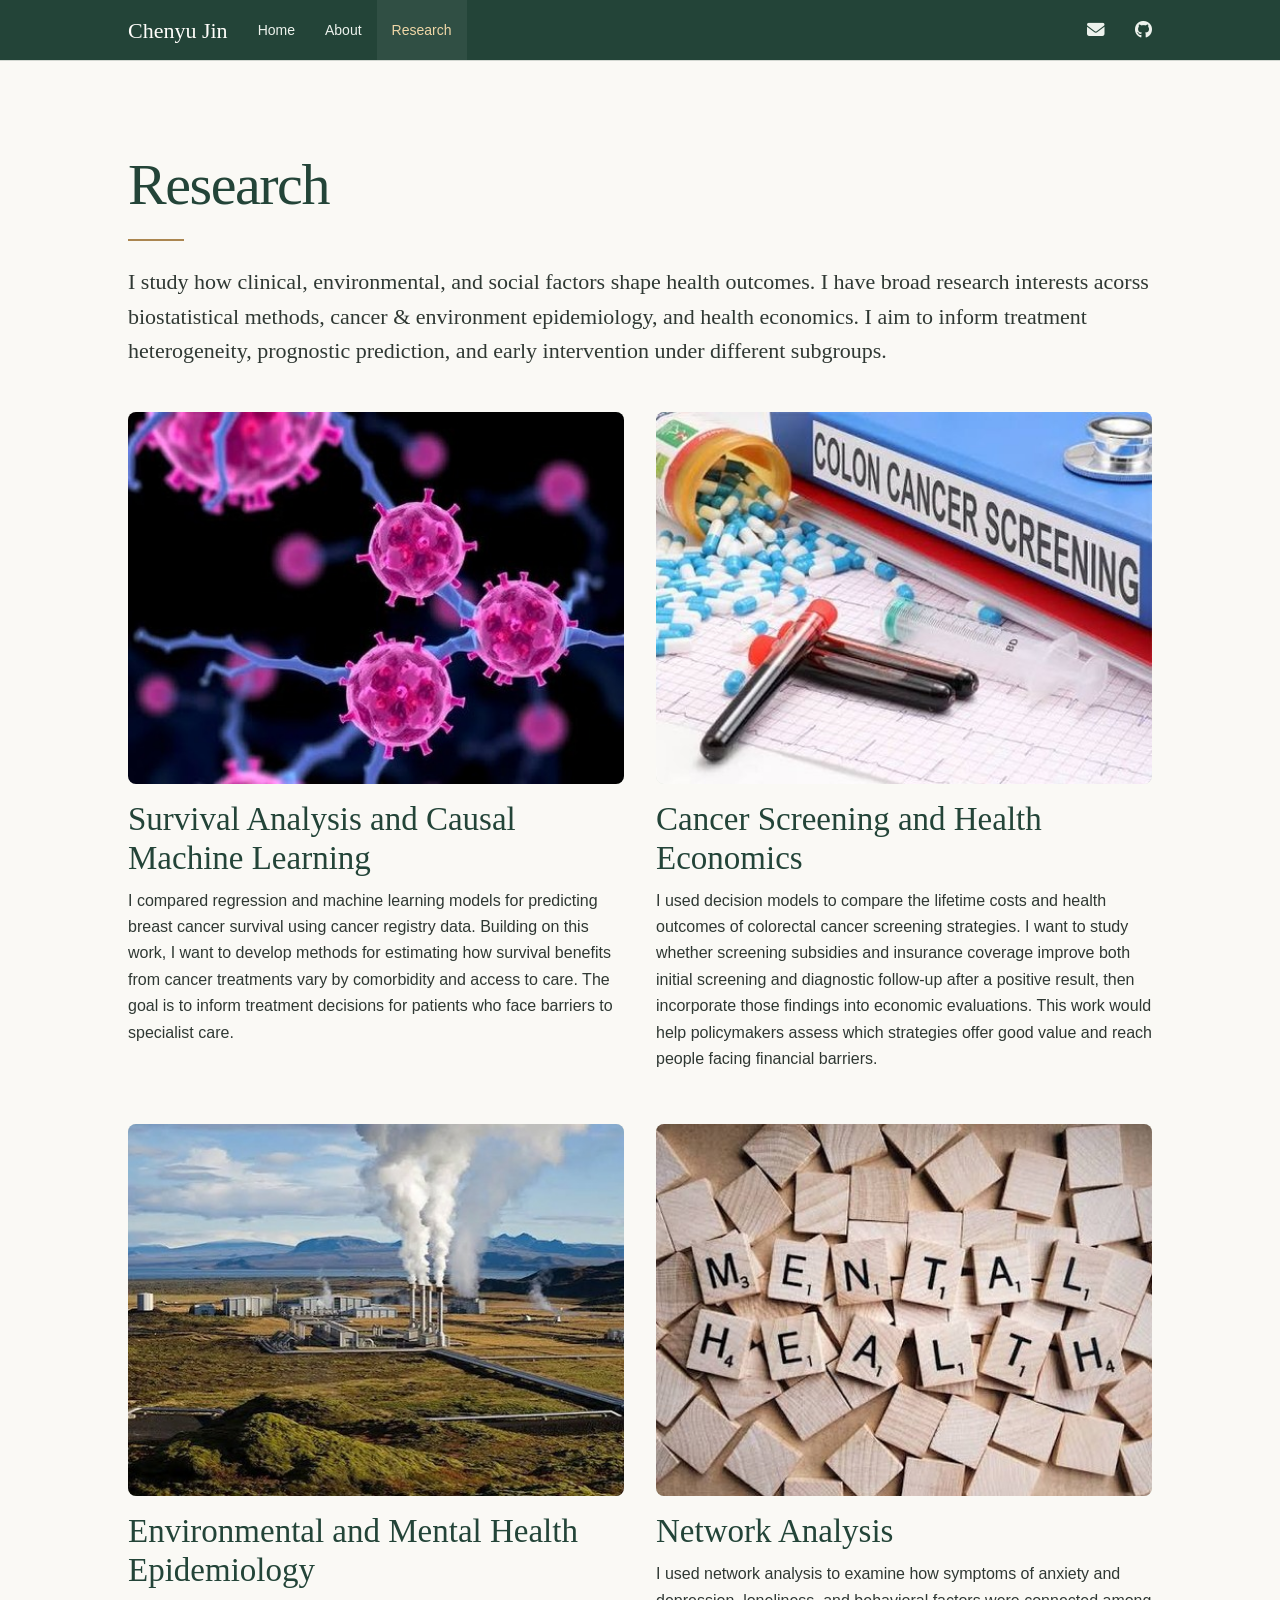
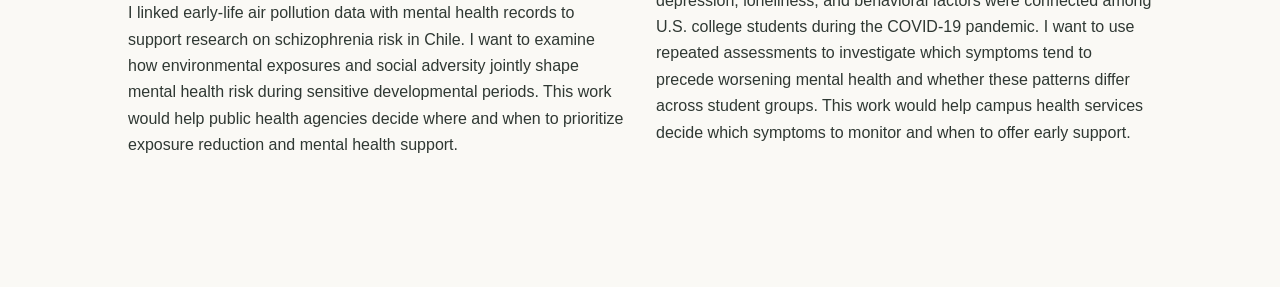
<file: research.html>
<!DOCTYPE html>

<html>

<head>

<meta charset="utf-8" />
<meta name="generator" content="pandoc" />
<meta http-equiv="X-UA-Compatible" content="IE=EDGE" />




<title>Research</title>

<script src="site_libs/header-attrs-2.29/header-attrs.js"></script>
<script src="site_libs/jquery-3.6.0/jquery-3.6.0.min.js"></script>
<meta name="viewport" content="width=device-width, initial-scale=1" />
<link href="site_libs/bootstrap-3.3.5/css/flatly.min.css" rel="stylesheet" />
<script src="site_libs/bootstrap-3.3.5/js/bootstrap.min.js"></script>
<script src="site_libs/bootstrap-3.3.5/shim/html5shiv.min.js"></script>
<script src="site_libs/bootstrap-3.3.5/shim/respond.min.js"></script>
<style>h1 {font-size: 34px;}
       h1.title {font-size: 38px;}
       h2 {font-size: 30px;}
       h3 {font-size: 24px;}
       h4 {font-size: 18px;}
       h5 {font-size: 16px;}
       h6 {font-size: 12px;}
       code {color: inherit; background-color: rgba(0, 0, 0, 0.04);}
       pre:not([class]) { background-color: white }</style>
<script src="site_libs/navigation-1.1/tabsets.js"></script>
<link href="site_libs/font-awesome-6.5.2/css/all.min.css" rel="stylesheet" />
<link href="site_libs/font-awesome-6.5.2/css/v4-shims.min.css" rel="stylesheet" />

<style type="text/css">
  code{white-space: pre-wrap;}
  span.smallcaps{font-variant: small-caps;}
  span.underline{text-decoration: underline;}
  div.column{display: inline-block; vertical-align: top; width: 50%;}
  div.hanging-indent{margin-left: 1.5em; text-indent: -1.5em;}
  ul.task-list{list-style: none;}
      .display.math{display: block; text-align: center; margin: 0.5rem auto;}
  </style>







<link rel="stylesheet" href="styles.css" type="text/css" />



<style type = "text/css">
.main-container {
  max-width: 940px;
  margin-left: auto;
  margin-right: auto;
}
img {
  max-width:100%;
}
.tabbed-pane {
  padding-top: 12px;
}
.html-widget {
  margin-bottom: 20px;
}
button.code-folding-btn:focus {
  outline: none;
}
summary {
  display: list-item;
}
details > summary > p:only-child {
  display: inline;
}
pre code {
  padding: 0;
}
</style>


<style type="text/css">
.dropdown-submenu {
  position: relative;
}
.dropdown-submenu>.dropdown-menu {
  top: 0;
  left: 100%;
  margin-top: -6px;
  margin-left: -1px;
  border-radius: 0 6px 6px 6px;
}
.dropdown-submenu:hover>.dropdown-menu {
  display: block;
}
.dropdown-submenu>a:after {
  display: block;
  content: " ";
  float: right;
  width: 0;
  height: 0;
  border-color: transparent;
  border-style: solid;
  border-width: 5px 0 5px 5px;
  border-left-color: #cccccc;
  margin-top: 5px;
  margin-right: -10px;
}
.dropdown-submenu:hover>a:after {
  border-left-color: #adb5bd;
}
.dropdown-submenu.pull-left {
  float: none;
}
.dropdown-submenu.pull-left>.dropdown-menu {
  left: -100%;
  margin-left: 10px;
  border-radius: 6px 0 6px 6px;
}
</style>

<script type="text/javascript">
// manage active state of menu based on current page
$(document).ready(function () {
  // active menu anchor
  href = window.location.pathname
  href = href.substr(href.lastIndexOf('/') + 1)
  if (href === "")
    href = "index.html";
  var menuAnchor = $('a[href="' + href + '"]');

  // mark the anchor link active (and if it's in a dropdown, also mark that active)
  var dropdown = menuAnchor.closest('li.dropdown');
  if (window.bootstrap) { // Bootstrap 4+
    menuAnchor.addClass('active');
    dropdown.find('> .dropdown-toggle').addClass('active');
  } else { // Bootstrap 3
    menuAnchor.parent().addClass('active');
    dropdown.addClass('active');
  }

  // Navbar adjustments
  var navHeight = $(".navbar").first().height() + 15;
  var style = document.createElement('style');
  var pt = "padding-top: " + navHeight + "px; ";
  var mt = "margin-top: -" + navHeight + "px; ";
  var css = "";
  // offset scroll position for anchor links (for fixed navbar)
  for (var i = 1; i <= 6; i++) {
    css += ".section h" + i + "{ " + pt + mt + "}\n";
  }
  style.innerHTML = "body {" + pt + "padding-bottom: 40px; }\n" + css;
  document.head.appendChild(style);
});
</script>

<!-- tabsets -->

<style type="text/css">
.tabset-dropdown > .nav-tabs {
  display: inline-table;
  max-height: 500px;
  min-height: 44px;
  overflow-y: auto;
  border: 1px solid #ddd;
  border-radius: 4px;
}

.tabset-dropdown > .nav-tabs > li.active:before, .tabset-dropdown > .nav-tabs.nav-tabs-open:before {
  content: "\e259";
  font-family: 'Glyphicons Halflings';
  display: inline-block;
  padding: 10px;
  border-right: 1px solid #ddd;
}

.tabset-dropdown > .nav-tabs.nav-tabs-open > li.active:before {
  content: "\e258";
  font-family: 'Glyphicons Halflings';
  border: none;
}

.tabset-dropdown > .nav-tabs > li.active {
  display: block;
}

.tabset-dropdown > .nav-tabs > li > a,
.tabset-dropdown > .nav-tabs > li > a:focus,
.tabset-dropdown > .nav-tabs > li > a:hover {
  border: none;
  display: inline-block;
  border-radius: 4px;
  background-color: transparent;
}

.tabset-dropdown > .nav-tabs.nav-tabs-open > li {
  display: block;
  float: none;
}

.tabset-dropdown > .nav-tabs > li {
  display: none;
}
</style>

<!-- code folding -->




</head>

<body>


<div class="container-fluid main-container">




<div class="navbar navbar-inverse  navbar-fixed-top" role="navigation">
  <div class="container">
    <div class="navbar-header">
      <button type="button" class="navbar-toggle collapsed" data-toggle="collapse" data-bs-toggle="collapse" data-target="#navbar" data-bs-target="#navbar">
        <span class="icon-bar"></span>
        <span class="icon-bar"></span>
        <span class="icon-bar"></span>
      </button>
      <a class="navbar-brand" href="index.html">Chenyu Jin</a>
    </div>
    <div id="navbar" class="navbar-collapse collapse">
      <ul class="nav navbar-nav">
        <li>
  <a href="index.html">Home</a>
</li>
<li>
  <a href="about.html">About</a>
</li>
<li>
  <a href="research.html">Research</a>
</li>
      </ul>
      <ul class="nav navbar-nav navbar-right">
        <li>
  <a href="mailto:chenyu.jin0915@gmail.com">
    <span class="fa fa-envelope fa-lg"></span>
     
  </a>
</li>
<li>
  <a href="https://github.com/chenyujin0915/">
    <span class="fa fa-github fa-lg"></span>
     
  </a>
</li>
      </ul>
    </div><!--/.nav-collapse -->
  </div><!--/.container -->
</div><!--/.navbar -->

<div id="header">




</div>


<div class="site-page site-research">
<div id="research" class="site-heading">
<h1>Research</h1>
</div>
<div class="site-research-overview">
<p>I study how clinical, environmental, and social factors shape health
outcomes. I have broad research interests acorss biostatistical methods,
cancer &amp; environment epidemiology, and health economics. I aim to
inform treatment heterogeneity, prognostic prediction, and early
intervention under different subgroups.</p>
</div>
<div class="site-grid site-research-grid">
<div class="site-research-theme">
<div class="site-research-media">
<p><img src="survival-analysis.jpg"
       width="480" height="360"
       alt="Breast cancer survival research"></p>
</div>
<h2 id="survival-analysis-and-causal-machine-learning">Survival Analysis
and Causal Machine Learning</h2>
<p>I compared regression and machine learning models for predicting
breast cancer survival using cancer registry data. Building on this
work, I want to develop methods for estimating how survival benefits
from cancer treatments vary by comorbidity and access to care. The goal
is to inform treatment decisions for patients who face barriers to
specialist care.</p>
</div>
<div class="site-research-theme">
<div class="site-research-media">
<p><img src="cancer-screening.jpg"
       width="480" height="360"
       alt="Colorectal cancer screening research"></p>
</div>
<h2 id="cancer-screening-and-health-economics">Cancer Screening and
Health Economics</h2>
<p>I used decision models to compare the lifetime costs and health
outcomes of colorectal cancer screening strategies. I want to study
whether screening subsidies and insurance coverage improve both initial
screening and diagnostic follow-up after a positive result, then
incorporate those findings into economic evaluations. This work would
help policymakers assess which strategies offer good value and reach
people facing financial barriers.</p>
</div>
<div class="site-research-theme">
<div class="site-research-media">
<p><img src="environmental-epidemiology.jpg"
       width="480" height="360"
       alt="An industrial facility with plumes rising from its stacks"></p>
</div>
<h2 id="environmental-and-mental-health-epidemiology">Environmental and
Mental Health Epidemiology</h2>
<p>I linked early-life air pollution data with mental health records to
support research on schizophrenia risk in Chile. I want to examine how
environmental exposures and social adversity jointly shape mental health
risk during sensitive developmental periods. This work would help public
health agencies decide where and when to prioritize exposure reduction
and mental health support.</p>
</div>
<div class="site-research-theme">
<div class="site-research-media">
<p><img src="network-analysis.jpg"
       width="480" height="360"
       alt="Wooden letter tiles spelling Mental Health"></p>
</div>
<h2 id="network-analysis">Network Analysis</h2>
<p>I used network analysis to examine how symptoms of anxiety and
depression, loneliness, and behavioral factors were connected among U.S.
college students during the COVID-19 pandemic. I want to use repeated
assessments to investigate which symptoms tend to precede worsening
mental health and whether these patterns differ across student groups.
This work would help campus health services decide which symptoms to
monitor and when to offer early support.</p>
</div>
</div>
</div>




</div>

<script>

// add bootstrap table styles to pandoc tables
function bootstrapStylePandocTables() {
  $('tr.odd').parent('tbody').parent('table').addClass('table table-condensed');
}
$(document).ready(function () {
  bootstrapStylePandocTables();
});


</script>

<!-- tabsets -->

<script>
$(document).ready(function () {
  window.buildTabsets("TOC");
});

$(document).ready(function () {
  $('.tabset-dropdown > .nav-tabs > li').click(function () {
    $(this).parent().toggleClass('nav-tabs-open');
  });
});
</script>

<!-- code folding -->



</body>
</html>
</file>
<file: styles.css>
/* Shared palette, typography, and spacing */
:root {
  --site-paper: #faf9f5;
  --site-surface: #fffefb;
  --site-forest: #234438;
  --site-ink: #2f3833;
  --site-muted: #54665c;
  --site-accent: #ab8650;
  --site-nav-accent: #f0d7a7;
  --site-rule: #dfdfd5;
  --site-serif: Georgia, "Times New Roman", serif;
  --site-sans: "Helvetica Neue", Arial, sans-serif;
  --site-width: 1120px;
  --site-gutter: clamp(20px, 5vw, 48px);
  --site-radius: 8px;
}

body {
  background: var(--site-paper);
  color: var(--site-ink);
  font-family: var(--site-sans);
  font-size: 16px;
  line-height: 1.75;
}

/* Navigation */
.navbar.navbar-inverse {
  background: var(--site-forest);
  border: 0;
  box-shadow: 0 1px 0 rgba(35, 68, 56, 0.18);
}

.navbar .container,
.site-page {
  width: 100%;
  max-width: var(--site-width);
  margin-inline: auto;
  padding-inline: var(--site-gutter);
}

.navbar-inverse .navbar-brand {
  color: var(--site-surface);
  font-family: var(--site-serif);
  font-size: 22px;
}

.navbar-inverse .navbar-nav > li > a {
  color: #edf2ed;
  font-size: 14px;
}

.navbar-inverse .navbar-brand:hover,
.navbar-inverse .navbar-brand:focus,
.navbar-inverse .navbar-nav > li > a:hover,
.navbar-inverse .navbar-nav > li > a:focus,
.navbar-inverse .navbar-nav > .active > a,
.navbar-inverse .navbar-nav > .active > a:hover,
.navbar-inverse .navbar-nav > .active > a:focus {
  color: var(--site-nav-accent);
  background: rgba(255, 255, 255, 0.06);
}

.navbar-inverse .navbar-toggle {
  border-color: rgba(255, 255, 255, 0.45);
}

.navbar-inverse .navbar-toggle:hover,
.navbar-inverse .navbar-toggle:focus {
  background: rgba(255, 255, 255, 0.12);
}

.navbar :focus-visible {
  outline: 2px solid var(--site-nav-accent);
  outline-offset: -4px;
}

/* Shared page layout */
.container-fluid.main-container {
  max-width: none;
  padding-inline: 0;
}

.site-page {
  padding-block: clamp(36px, 6vw, 76px) clamp(48px, 7vw, 88px);
}

.site-page :is(h1, h2, h3) {
  color: var(--site-forest);
  font-family: var(--site-serif);
  font-weight: 400;
  line-height: 1.18;
}

.site-page h1 {
  margin: 0;
  font-size: clamp(38px, 5.3vw, 58px);
  letter-spacing: -0.025em;
}

.site-page h2 {
  margin: clamp(42px, 6vw, 64px) 0 24px;
  padding-bottom: 12px;
  border-bottom: 1px solid var(--site-rule);
  font-size: clamp(26px, 3.4vw, 34px);
}

.site-page h3 {
  margin: 0 0 10px;
  font-size: clamp(21px, 2.5vw, 25px);
}

.site-page p {
  max-width: 68ch;
  margin: 0 0 16px;
}

.site-page p:last-child {
  margin-bottom: 0;
}

.site-page strong {
  color: var(--site-forest);
  font-weight: 600;
}

.site-heading {
  margin-bottom: 24px;
}

.site-heading::after {
  display: block;
  width: 56px;
  height: 2px;
  margin-top: 20px;
  background: var(--site-accent);
  content: "";
}

.site-heading p {
  margin-top: 12px;
  color: var(--site-muted);
}

.site-grid {
  display: grid;
  grid-template-columns: repeat(2, minmax(0, 1fr));
  gap: clamp(20px, 3vw, 32px);
}

.site-page img {
  display: block;
  width: 100%;
  height: auto;
  object-fit: cover;
  border-radius: var(--site-radius);
}

/* Home */
.site-home {
  grid-template-columns: minmax(0, 2fr) minmax(0, 3fr);
  align-items: center;
  gap: clamp(32px, 6vw, 72px);
}

.site-bio h1 {
  font-size: clamp(40px, 6vw, 68px);
}

.site-portrait img {
  aspect-ratio: 4 / 5;
  object-position: center top;
  box-shadow: 0 12px 32px rgba(35, 68, 56, 0.12);
}

/* About */
.site-education {
  padding-left: 16px;
  border-left: 2px solid var(--site-accent);
}

.site-gallery-item {
  padding: clamp(14px, 2vw, 22px);
  border: 1px solid var(--site-rule);
  border-radius: var(--site-radius);
  background: var(--site-surface);
}

.site-gallery-item img {
  aspect-ratio: 3 / 2;
}

.site-gallery-item p:last-child {
  color: var(--site-muted);
}

/* Research */
.site-research-overview {
  margin-bottom: clamp(28px, 4vw, 44px);
}

.site-research-overview p {
  max-width: none;
  font-family: var(--site-serif);
  font-size: clamp(18px, 2vw, 22px);
  line-height: 1.55;
}

.site-research-grid {
  row-gap: clamp(32px, 5vw, 52px);
}

.site-research-media {
  position: relative;
  width: 100%;
  aspect-ratio: 4 / 3;
  margin-bottom: 16px;
  overflow: hidden;
  border-radius: var(--site-radius);
  background: #dce5d9;
}

.site-research-media img {
  position: absolute;
  inset: 0;
  width: 100%;
  height: 100%;
  border-radius: 0;
  object-fit: contain;
}

.site-research-theme h2 {
  margin: 0 0 10px;
  padding: 0;
  border: 0;
  font-size: clamp(23px, 2.8vw, 33px);
}

.site-research-theme p {
  max-width: none;
  line-height: 1.65;
}

/* Mobile layout */
@media (max-width: 740px) {
  .site-grid {
    grid-template-columns: minmax(0, 1fr);
  }

  .site-portrait {
    width: min(100%, 320px);
    justify-self: center;
  }
}
</file>
<file: site_libs/bootstrap-3.3.5/css/flatly.min.css>
@font-face {
  font-family: 'Lato';
  font-style: normal;
  font-weight: 400;
  src: url(fonts/Lato.ttf) format('truetype');
}
@font-face {
  font-family: 'Lato';
  font-style: normal;
  font-weight: 700;
  src: url(fonts/LatoBold.ttf) format('truetype');
}
@font-face {
  font-family: 'Lato';
  font-style: italic;
  font-weight: 400;
  src: url(fonts/LatoItalic.ttf) format('truetype');
}

/*!
 * bootswatch v3.3.6
 * Homepage: http://bootswatch.com
 * Copyright 2012-2015 Thomas Park
 * Licensed under MIT
 * Based on Bootstrap
*//*!
 * Bootstrap v3.3.6 (http://getbootstrap.com)
 * Copyright 2011-2015 Twitter, Inc.
 * Licensed under MIT (https://github.com/twbs/bootstrap/blob/master/LICENSE)
 *//*! normalize.css v3.0.3 | MIT License | github.com/necolas/normalize.css */html{font-family:sans-serif;-ms-text-size-adjust:100%;-webkit-text-size-adjust:100%}body{margin:0}article,aside,details,figcaption,figure,footer,header,hgroup,main,menu,nav,section,summary{display:block}audio,canvas,progress,video{display:inline-block;vertical-align:baseline}audio:not([controls]){display:none;height:0}[hidden],template{display:none}a{background-color:transparent}a:active,a:hover{outline:0}abbr[title]{border-bottom:1px dotted}b,strong{font-weight:bold}dfn{font-style:italic}h1{font-size:2em;margin:0.67em 0}mark{background:#ff0;color:#000}small{font-size:80%}sub,sup{font-size:75%;line-height:0;position:relative;vertical-align:baseline}sup{top:-0.5em}sub{bottom:-0.25em}img{border:0}svg:not(:root){overflow:hidden}figure{margin:1em 40px}hr{-webkit-box-sizing:content-box;-moz-box-sizing:content-box;box-sizing:content-box;height:0}pre{overflow:auto}code,kbd,pre,samp{font-family:monospace, monospace;font-size:1em}button,input,optgroup,select,textarea{color:inherit;font:inherit;margin:0}button{overflow:visible}button,select{text-transform:none}button,html input[type="button"],input[type="reset"],input[type="submit"]{-webkit-appearance:button;cursor:pointer}button[disabled],html input[disabled]{cursor:default}button::-moz-focus-inner,input::-moz-focus-inner{border:0;padding:0}input{line-height:normal}input[type="checkbox"],input[type="radio"]{-webkit-box-sizing:border-box;-moz-box-sizing:border-box;box-sizing:border-box;padding:0}input[type="number"]::-webkit-inner-spin-button,input[type="number"]::-webkit-outer-spin-button{height:auto}input[type="search"]{-webkit-appearance:textfield;-webkit-box-sizing:content-box;-moz-box-sizing:content-box;box-sizing:content-box}input[type="search"]::-webkit-search-cancel-button,input[type="search"]::-webkit-search-decoration{-webkit-appearance:none}fieldset{border:1px solid #c0c0c0;margin:0 2px;padding:0.35em 0.625em 0.75em}legend{border:0;padding:0}textarea{overflow:auto}optgroup{font-weight:bold}table{border-collapse:collapse;border-spacing:0}td,th{padding:0}/*! Source: https://github.com/h5bp/html5-boilerplate/blob/master/src/css/main.css */@media print{*,*:before,*:after{background:transparent !important;color:#000 !important;-webkit-box-shadow:none !important;box-shadow:none !important;text-shadow:none !important}a,a:visited{text-decoration:underline}a[href]:after{content:" (" attr(href) ")"}abbr[title]:after{content:" (" attr(title) ")"}a[href^="#"]:after,a[href^="javascript:"]:after{content:""}pre,blockquote{border:1px solid #999;page-break-inside:avoid}thead{display:table-header-group}tr,img{page-break-inside:avoid}img{max-width:100% !important}p,h2,h3{orphans:3;widows:3}h2,h3{page-break-after:avoid}.navbar{display:none}.btn>.caret,.dropup>.btn>.caret{border-top-color:#000 !important}.label{border:1px solid #000}.table{border-collapse:collapse !important}.table td,.table th{background-color:#fff !important}.table-bordered th,.table-bordered td{border:1px solid #ddd !important}}@font-face{font-family:'Glyphicons Halflings';src:url('../fonts/glyphicons-halflings-regular.eot');src:url('../fonts/glyphicons-halflings-regular.eot?#iefix') format('embedded-opentype'),url('../fonts/glyphicons-halflings-regular.woff') format('woff'),url('../fonts/glyphicons-halflings-regular.ttf') format('truetype'),url('../fonts/glyphicons-halflings-regular.svg#glyphicons_halflingsregular') format('svg')}.glyphicon{position:relative;top:1px;display:inline-block;font-family:'Glyphicons Halflings';font-style:normal;font-weight:normal;line-height:1;-webkit-font-smoothing:antialiased;-moz-osx-font-smoothing:grayscale}.glyphicon-asterisk:before{content:"\002a"}.glyphicon-plus:before{content:"\002b"}.glyphicon-euro:before,.glyphicon-eur:before{content:"\20ac"}.glyphicon-minus:before{content:"\2212"}.glyphicon-cloud:before{content:"\2601"}.glyphicon-envelope:before{content:"\2709"}.glyphicon-pencil:before{content:"\270f"}.glyphicon-glass:before{content:"\e001"}.glyphicon-music:before{content:"\e002"}.glyphicon-search:before{content:"\e003"}.glyphicon-heart:before{content:"\e005"}.glyphicon-star:before{content:"\e006"}.glyphicon-star-empty:before{content:"\e007"}.glyphicon-user:before{content:"\e008"}.glyphicon-film:before{content:"\e009"}.glyphicon-th-large:before{content:"\e010"}.glyphicon-th:before{content:"\e011"}.glyphicon-th-list:before{content:"\e012"}.glyphicon-ok:before{content:"\e013"}.glyphicon-remove:before{content:"\e014"}.glyphicon-zoom-in:before{content:"\e015"}.glyphicon-zoom-out:before{content:"\e016"}.glyphicon-off:before{content:"\e017"}.glyphicon-signal:before{content:"\e018"}.glyphicon-cog:before{content:"\e019"}.glyphicon-trash:before{content:"\e020"}.glyphicon-home:before{content:"\e021"}.glyphicon-file:before{content:"\e022"}.glyphicon-time:before{content:"\e023"}.glyphicon-road:before{content:"\e024"}.glyphicon-download-alt:before{content:"\e025"}.glyphicon-download:before{content:"\e026"}.glyphicon-upload:before{content:"\e027"}.glyphicon-inbox:before{content:"\e028"}.glyphicon-play-circle:before{content:"\e029"}.glyphicon-repeat:before{content:"\e030"}.glyphicon-refresh:before{content:"\e031"}.glyphicon-list-alt:before{content:"\e032"}.glyphicon-lock:before{content:"\e033"}.glyphicon-flag:before{content:"\e034"}.glyphicon-headphones:before{content:"\e035"}.glyphicon-volume-off:before{content:"\e036"}.glyphicon-volume-down:before{content:"\e037"}.glyphicon-volume-up:before{content:"\e038"}.glyphicon-qrcode:before{content:"\e039"}.glyphicon-barcode:before{content:"\e040"}.glyphicon-tag:before{content:"\e041"}.glyphicon-tags:before{content:"\e042"}.glyphicon-book:before{content:"\e043"}.glyphicon-bookmark:before{content:"\e044"}.glyphicon-print:before{content:"\e045"}.glyphicon-camera:before{content:"\e046"}.glyphicon-font:before{content:"\e047"}.glyphicon-bold:before{content:"\e048"}.glyphicon-italic:before{content:"\e049"}.glyphicon-text-height:before{content:"\e050"}.glyphicon-text-width:before{content:"\e051"}.glyphicon-align-left:before{content:"\e052"}.glyphicon-align-center:before{content:"\e053"}.glyphicon-align-right:before{content:"\e054"}.glyphicon-align-justify:before{content:"\e055"}.glyphicon-list:before{content:"\e056"}.glyphicon-indent-left:before{content:"\e057"}.glyphicon-indent-right:before{content:"\e058"}.glyphicon-facetime-video:before{content:"\e059"}.glyphicon-picture:before{content:"\e060"}.glyphicon-map-marker:before{content:"\e062"}.glyphicon-adjust:before{content:"\e063"}.glyphicon-tint:before{content:"\e064"}.glyphicon-edit:before{content:"\e065"}.glyphicon-share:before{content:"\e066"}.glyphicon-check:before{content:"\e067"}.glyphicon-move:before{content:"\e068"}.glyphicon-step-backward:before{content:"\e069"}.glyphicon-fast-backward:before{content:"\e070"}.glyphicon-backward:before{content:"\e071"}.glyphicon-play:before{content:"\e072"}.glyphicon-pause:before{content:"\e073"}.glyphicon-stop:before{content:"\e074"}.glyphicon-forward:before{content:"\e075"}.glyphicon-fast-forward:before{content:"\e076"}.glyphicon-step-forward:before{content:"\e077"}.glyphicon-eject:before{content:"\e078"}.glyphicon-chevron-left:before{content:"\e079"}.glyphicon-chevron-right:before{content:"\e080"}.glyphicon-plus-sign:before{content:"\e081"}.glyphicon-minus-sign:before{content:"\e082"}.glyphicon-remove-sign:before{content:"\e083"}.glyphicon-ok-sign:before{content:"\e084"}.glyphicon-question-sign:before{content:"\e085"}.glyphicon-info-sign:before{content:"\e086"}.glyphicon-screenshot:before{content:"\e087"}.glyphicon-remove-circle:before{content:"\e088"}.glyphicon-ok-circle:before{content:"\e089"}.glyphicon-ban-circle:before{content:"\e090"}.glyphicon-arrow-left:before{content:"\e091"}.glyphicon-arrow-right:before{content:"\e092"}.glyphicon-arrow-up:before{content:"\e093"}.glyphicon-arrow-down:before{content:"\e094"}.glyphicon-share-alt:before{content:"\e095"}.glyphicon-resize-full:before{content:"\e096"}.glyphicon-resize-small:before{content:"\e097"}.glyphicon-exclamation-sign:before{content:"\e101"}.glyphicon-gift:before{content:"\e102"}.glyphicon-leaf:before{content:"\e103"}.glyphicon-fire:before{content:"\e104"}.glyphicon-eye-open:before{content:"\e105"}.glyphicon-eye-close:before{content:"\e106"}.glyphicon-warning-sign:before{content:"\e107"}.glyphicon-plane:before{content:"\e108"}.glyphicon-calendar:before{content:"\e109"}.glyphicon-random:before{content:"\e110"}.glyphicon-comment:before{content:"\e111"}.glyphicon-magnet:before{content:"\e112"}.glyphicon-chevron-up:before{content:"\e113"}.glyphicon-chevron-down:before{content:"\e114"}.glyphicon-retweet:before{content:"\e115"}.glyphicon-shopping-cart:before{content:"\e116"}.glyphicon-folder-close:before{content:"\e117"}.glyphicon-folder-open:before{content:"\e118"}.glyphicon-resize-vertical:before{content:"\e119"}.glyphicon-resize-horizontal:before{content:"\e120"}.glyphicon-hdd:before{content:"\e121"}.glyphicon-bullhorn:before{content:"\e122"}.glyphicon-bell:before{content:"\e123"}.glyphicon-certificate:before{content:"\e124"}.glyphicon-thumbs-up:before{content:"\e125"}.glyphicon-thumbs-down:before{content:"\e126"}.glyphicon-hand-right:before{content:"\e127"}.glyphicon-hand-left:before{content:"\e128"}.glyphicon-hand-up:before{content:"\e129"}.glyphicon-hand-down:before{content:"\e130"}.glyphicon-circle-arrow-right:before{content:"\e131"}.glyphicon-circle-arrow-left:before{content:"\e132"}.glyphicon-circle-arrow-up:before{content:"\e133"}.glyphicon-circle-arrow-down:before{content:"\e134"}.glyphicon-globe:before{content:"\e135"}.glyphicon-wrench:before{content:"\e136"}.glyphicon-tasks:before{content:"\e137"}.glyphicon-filter:before{content:"\e138"}.glyphicon-briefcase:before{content:"\e139"}.glyphicon-fullscreen:before{content:"\e140"}.glyphicon-dashboard:before{content:"\e141"}.glyphicon-paperclip:before{content:"\e142"}.glyphicon-heart-empty:before{content:"\e143"}.glyphicon-link:before{content:"\e144"}.glyphicon-phone:before{content:"\e145"}.glyphicon-pushpin:before{content:"\e146"}.glyphicon-usd:before{content:"\e148"}.glyphicon-gbp:before{content:"\e149"}.glyphicon-sort:before{content:"\e150"}.glyphicon-sort-by-alphabet:before{content:"\e151"}.glyphicon-sort-by-alphabet-alt:before{content:"\e152"}.glyphicon-sort-by-order:before{content:"\e153"}.glyphicon-sort-by-order-alt:before{content:"\e154"}.glyphicon-sort-by-attributes:before{content:"\e155"}.glyphicon-sort-by-attributes-alt:before{content:"\e156"}.glyphicon-unchecked:before{content:"\e157"}.glyphicon-expand:before{content:"\e158"}.glyphicon-collapse-down:before{content:"\e159"}.glyphicon-collapse-up:before{content:"\e160"}.glyphicon-log-in:before{content:"\e161"}.glyphicon-flash:before{content:"\e162"}.glyphicon-log-out:before{content:"\e163"}.glyphicon-new-window:before{content:"\e164"}.glyphicon-record:before{content:"\e165"}.glyphicon-save:before{content:"\e166"}.glyphicon-open:before{content:"\e167"}.glyphicon-saved:before{content:"\e168"}.glyphicon-import:before{content:"\e169"}.glyphicon-export:before{content:"\e170"}.glyphicon-send:before{content:"\e171"}.glyphicon-floppy-disk:before{content:"\e172"}.glyphicon-floppy-saved:before{content:"\e173"}.glyphicon-floppy-remove:before{content:"\e174"}.glyphicon-floppy-save:before{content:"\e175"}.glyphicon-floppy-open:before{content:"\e176"}.glyphicon-credit-card:before{content:"\e177"}.glyphicon-transfer:before{content:"\e178"}.glyphicon-cutlery:before{content:"\e179"}.glyphicon-header:before{content:"\e180"}.glyphicon-compressed:before{content:"\e181"}.glyphicon-earphone:before{content:"\e182"}.glyphicon-phone-alt:before{content:"\e183"}.glyphicon-tower:before{content:"\e184"}.glyphicon-stats:before{content:"\e185"}.glyphicon-sd-video:before{content:"\e186"}.glyphicon-hd-video:before{content:"\e187"}.glyphicon-subtitles:before{content:"\e188"}.glyphicon-sound-stereo:before{content:"\e189"}.glyphicon-sound-dolby:before{content:"\e190"}.glyphicon-sound-5-1:before{content:"\e191"}.glyphicon-sound-6-1:before{content:"\e192"}.glyphicon-sound-7-1:before{content:"\e193"}.glyphicon-copyright-mark:before{content:"\e194"}.glyphicon-registration-mark:before{content:"\e195"}.glyphicon-cloud-download:before{content:"\e197"}.glyphicon-cloud-upload:before{content:"\e198"}.glyphicon-tree-conifer:before{content:"\e199"}.glyphicon-tree-deciduous:before{content:"\e200"}.glyphicon-cd:before{content:"\e201"}.glyphicon-save-file:before{content:"\e202"}.glyphicon-open-file:before{content:"\e203"}.glyphicon-level-up:before{content:"\e204"}.glyphicon-copy:before{content:"\e205"}.glyphicon-paste:before{content:"\e206"}.glyphicon-alert:before{content:"\e209"}.glyphicon-equalizer:before{content:"\e210"}.glyphicon-king:before{content:"\e211"}.glyphicon-queen:before{content:"\e212"}.glyphicon-pawn:before{content:"\e213"}.glyphicon-bishop:before{content:"\e214"}.glyphicon-knight:before{content:"\e215"}.glyphicon-baby-formula:before{content:"\e216"}.glyphicon-tent:before{content:"\26fa"}.glyphicon-blackboard:before{content:"\e218"}.glyphicon-bed:before{content:"\e219"}.glyphicon-apple:before{content:"\f8ff"}.glyphicon-erase:before{content:"\e221"}.glyphicon-hourglass:before{content:"\231b"}.glyphicon-lamp:before{content:"\e223"}.glyphicon-duplicate:before{content:"\e224"}.glyphicon-piggy-bank:before{content:"\e225"}.glyphicon-scissors:before{content:"\e226"}.glyphicon-bitcoin:before{content:"\e227"}.glyphicon-btc:before{content:"\e227"}.glyphicon-xbt:before{content:"\e227"}.glyphicon-yen:before{content:"\00a5"}.glyphicon-jpy:before{content:"\00a5"}.glyphicon-ruble:before{content:"\20bd"}.glyphicon-rub:before{content:"\20bd"}.glyphicon-scale:before{content:"\e230"}.glyphicon-ice-lolly:before{content:"\e231"}.glyphicon-ice-lolly-tasted:before{content:"\e232"}.glyphicon-education:before{content:"\e233"}.glyphicon-option-horizontal:before{content:"\e234"}.glyphicon-option-vertical:before{content:"\e235"}.glyphicon-menu-hamburger:before{content:"\e236"}.glyphicon-modal-window:before{content:"\e237"}.glyphicon-oil:before{content:"\e238"}.glyphicon-grain:before{content:"\e239"}.glyphicon-sunglasses:before{content:"\e240"}.glyphicon-text-size:before{content:"\e241"}.glyphicon-text-color:before{content:"\e242"}.glyphicon-text-background:before{content:"\e243"}.glyphicon-object-align-top:before{content:"\e244"}.glyphicon-object-align-bottom:before{content:"\e245"}.glyphicon-object-align-horizontal:before{content:"\e246"}.glyphicon-object-align-left:before{content:"\e247"}.glyphicon-object-align-vertical:before{content:"\e248"}.glyphicon-object-align-right:before{content:"\e249"}.glyphicon-triangle-right:before{content:"\e250"}.glyphicon-triangle-left:before{content:"\e251"}.glyphicon-triangle-bottom:before{content:"\e252"}.glyphicon-triangle-top:before{content:"\e253"}.glyphicon-console:before{content:"\e254"}.glyphicon-superscript:before{content:"\e255"}.glyphicon-subscript:before{content:"\e256"}.glyphicon-menu-left:before{content:"\e257"}.glyphicon-menu-right:before{content:"\e258"}.glyphicon-menu-down:before{content:"\e259"}.glyphicon-menu-up:before{content:"\e260"}*{-webkit-box-sizing:border-box;-moz-box-sizing:border-box;box-sizing:border-box}*:before,*:after{-webkit-box-sizing:border-box;-moz-box-sizing:border-box;box-sizing:border-box}html{font-size:10px;-webkit-tap-highlight-color:rgba(0,0,0,0)}body{font-family:"Lato","Helvetica Neue",Helvetica,Arial,sans-serif;font-size:15px;line-height:1.42857143;color:#2c3e50;background-color:#ffffff}input,button,select,textarea{font-family:inherit;font-size:inherit;line-height:inherit}a{color:#18bc9c;text-decoration:none}a:hover,a:focus{color:#18bc9c;text-decoration:underline}a:focus{outline:thin dotted;outline:5px auto -webkit-focus-ring-color;outline-offset:-2px}figure{margin:0}img{vertical-align:middle}.img-responsive,.thumbnail>img,.thumbnail a>img,.carousel-inner>.item>img,.carousel-inner>.item>a>img{display:block;max-width:100%;height:auto}.img-rounded{border-radius:6px}.img-thumbnail{padding:4px;line-height:1.42857143;background-color:#ffffff;border:1px solid #ecf0f1;border-radius:4px;-webkit-transition:all .2s ease-in-out;-o-transition:all .2s ease-in-out;transition:all .2s ease-in-out;display:inline-block;max-width:100%;height:auto}.img-circle{border-radius:50%}hr{margin-top:21px;margin-bottom:21px;border:0;border-top:1px solid #ecf0f1}.sr-only{position:absolute;width:1px;height:1px;margin:-1px;padding:0;overflow:hidden;clip:rect(0, 0, 0, 0);border:0}.sr-only-focusable:active,.sr-only-focusable:focus{position:static;width:auto;height:auto;margin:0;overflow:visible;clip:auto}[role="button"]{cursor:pointer}h1,h2,h3,h4,h5,h6,.h1,.h2,.h3,.h4,.h5,.h6{font-family:"Lato","Helvetica Neue",Helvetica,Arial,sans-serif;font-weight:400;line-height:1.1;color:inherit}h1 small,h2 small,h3 small,h4 small,h5 small,h6 small,.h1 small,.h2 small,.h3 small,.h4 small,.h5 small,.h6 small,h1 .small,h2 .small,h3 .small,h4 .small,h5 .small,h6 .small,.h1 .small,.h2 .small,.h3 .small,.h4 .small,.h5 .small,.h6 .small{font-weight:normal;line-height:1;color:#b4bcc2}h1,.h1,h2,.h2,h3,.h3{margin-top:21px;margin-bottom:10.5px}h1 small,.h1 small,h2 small,.h2 small,h3 small,.h3 small,h1 .small,.h1 .small,h2 .small,.h2 .small,h3 .small,.h3 .small{font-size:65%}h4,.h4,h5,.h5,h6,.h6{margin-top:10.5px;margin-bottom:10.5px}h4 small,.h4 small,h5 small,.h5 small,h6 small,.h6 small,h4 .small,.h4 .small,h5 .small,.h5 .small,h6 .small,.h6 .small{font-size:75%}h1,.h1{font-size:39px}h2,.h2{font-size:32px}h3,.h3{font-size:26px}h4,.h4{font-size:19px}h5,.h5{font-size:15px}h6,.h6{font-size:13px}p{margin:0 0 10.5px}.lead{margin-bottom:21px;font-size:17px;font-weight:300;line-height:1.4}@media (min-width:768px){.lead{font-size:22.5px}}small,.small{font-size:86%}mark,.mark{background-color:#f39c12;padding:.2em}.text-left{text-align:left}.text-right{text-align:right}.text-center{text-align:center}.text-justify{text-align:justify}.text-nowrap{white-space:nowrap}.text-lowercase{text-transform:lowercase}.text-uppercase{text-transform:uppercase}.text-capitalize{text-transform:capitalize}.text-muted{color:#b4bcc2}.text-primary{color:#2c3e50}a.text-primary:hover,a.text-primary:focus{color:#1a242f}.text-success{color:#ffffff}a.text-success:hover,a.text-success:focus{color:#e6e6e6}.text-info{color:#ffffff}a.text-info:hover,a.text-info:focus{color:#e6e6e6}.text-warning{color:#ffffff}a.text-warning:hover,a.text-warning:focus{color:#e6e6e6}.text-danger{color:#ffffff}a.text-danger:hover,a.text-danger:focus{color:#e6e6e6}.bg-primary{color:#fff;background-color:#2c3e50}a.bg-primary:hover,a.bg-primary:focus{background-color:#1a242f}.bg-success{background-color:#18bc9c}a.bg-success:hover,a.bg-success:focus{background-color:#128f76}.bg-info{background-color:#3498db}a.bg-info:hover,a.bg-info:focus{background-color:#217dbb}.bg-warning{background-color:#f39c12}a.bg-warning:hover,a.bg-warning:focus{background-color:#c87f0a}.bg-danger{background-color:#e74c3c}a.bg-danger:hover,a.bg-danger:focus{background-color:#d62c1a}.page-header{padding-bottom:9.5px;margin:42px 0 21px;border-bottom:1px solid transparent}ul,ol{margin-top:0;margin-bottom:10.5px}ul ul,ol ul,ul ol,ol ol{margin-bottom:0}.list-unstyled{padding-left:0;list-style:none}.list-inline{padding-left:0;list-style:none;margin-left:-5px}.list-inline>li{display:inline-block;padding-left:5px;padding-right:5px}dl{margin-top:0;margin-bottom:21px}dt,dd{line-height:1.42857143}dt{font-weight:bold}dd{margin-left:0}@media (min-width:768px){.dl-horizontal dt{float:left;width:160px;clear:left;text-align:right;overflow:hidden;text-overflow:ellipsis;white-space:nowrap}.dl-horizontal dd{margin-left:180px}}abbr[title],abbr[data-original-title]{cursor:help;border-bottom:1px dotted #b4bcc2}.initialism{font-size:90%;text-transform:uppercase}blockquote{padding:10.5px 21px;margin:0 0 21px;font-size:18.75px;border-left:5px solid #ecf0f1}blockquote p:last-child,blockquote ul:last-child,blockquote ol:last-child{margin-bottom:0}blockquote footer,blockquote small,blockquote .small{display:block;font-size:80%;line-height:1.42857143;color:#b4bcc2}blockquote footer:before,blockquote small:before,blockquote .small:before{content:'\2014 \00A0'}.blockquote-reverse,blockquote.pull-right{padding-right:15px;padding-left:0;border-right:5px solid #ecf0f1;border-left:0;text-align:right}.blockquote-reverse footer:before,blockquote.pull-right footer:before,.blockquote-reverse small:before,blockquote.pull-right small:before,.blockquote-reverse .small:before,blockquote.pull-right .small:before{content:''}.blockquote-reverse footer:after,blockquote.pull-right footer:after,.blockquote-reverse small:after,blockquote.pull-right small:after,.blockquote-reverse .small:after,blockquote.pull-right .small:after{content:'\00A0 \2014'}address{margin-bottom:21px;font-style:normal;line-height:1.42857143}code,kbd,pre,samp{font-family:monospace}code{padding:2px 4px;font-size:90%;color:#c7254e;background-color:#f9f2f4;border-radius:4px}kbd{padding:2px 4px;font-size:90%;color:#ffffff;background-color:#333333;border-radius:3px;-webkit-box-shadow:inset 0 -1px 0 rgba(0,0,0,0.25);box-shadow:inset 0 -1px 0 rgba(0,0,0,0.25)}kbd kbd{padding:0;font-size:100%;font-weight:bold;-webkit-box-shadow:none;box-shadow:none}pre{display:block;padding:10px;margin:0 0 10.5px;font-size:14px;line-height:1.42857143;word-break:break-all;word-wrap:break-word;color:#7b8a8b;background-color:#ecf0f1;border:1px solid #cccccc;border-radius:4px}pre code{padding:0;font-size:inherit;color:inherit;white-space:pre-wrap;background-color:transparent;border-radius:0}.pre-scrollable{max-height:340px;overflow-y:scroll}.container{margin-right:auto;margin-left:auto;padding-left:15px;padding-right:15px}@media (min-width:768px){.container{width:750px}}@media (min-width:992px){.container{width:970px}}@media (min-width:1200px){.container{width:1170px}}.container-fluid{margin-right:auto;margin-left:auto;padding-left:15px;padding-right:15px}.row{margin-left:-15px;margin-right:-15px}.col-xs-1,.col-sm-1,.col-md-1,.col-lg-1,.col-xs-2,.col-sm-2,.col-md-2,.col-lg-2,.col-xs-3,.col-sm-3,.col-md-3,.col-lg-3,.col-xs-4,.col-sm-4,.col-md-4,.col-lg-4,.col-xs-5,.col-sm-5,.col-md-5,.col-lg-5,.col-xs-6,.col-sm-6,.col-md-6,.col-lg-6,.col-xs-7,.col-sm-7,.col-md-7,.col-lg-7,.col-xs-8,.col-sm-8,.col-md-8,.col-lg-8,.col-xs-9,.col-sm-9,.col-md-9,.col-lg-9,.col-xs-10,.col-sm-10,.col-md-10,.col-lg-10,.col-xs-11,.col-sm-11,.col-md-11,.col-lg-11,.col-xs-12,.col-sm-12,.col-md-12,.col-lg-12{position:relative;min-height:1px;padding-left:15px;padding-right:15px}.col-xs-1,.col-xs-2,.col-xs-3,.col-xs-4,.col-xs-5,.col-xs-6,.col-xs-7,.col-xs-8,.col-xs-9,.col-xs-10,.col-xs-11,.col-xs-12{float:left}.col-xs-12{width:100%}.col-xs-11{width:91.66666667%}.col-xs-10{width:83.33333333%}.col-xs-9{width:75%}.col-xs-8{width:66.66666667%}.col-xs-7{width:58.33333333%}.col-xs-6{width:50%}.col-xs-5{width:41.66666667%}.col-xs-4{width:33.33333333%}.col-xs-3{width:25%}.col-xs-2{width:16.66666667%}.col-xs-1{width:8.33333333%}.col-xs-pull-12{right:100%}.col-xs-pull-11{right:91.66666667%}.col-xs-pull-10{right:83.33333333%}.col-xs-pull-9{right:75%}.col-xs-pull-8{right:66.66666667%}.col-xs-pull-7{right:58.33333333%}.col-xs-pull-6{right:50%}.col-xs-pull-5{right:41.66666667%}.col-xs-pull-4{right:33.33333333%}.col-xs-pull-3{right:25%}.col-xs-pull-2{right:16.66666667%}.col-xs-pull-1{right:8.33333333%}.col-xs-pull-0{right:auto}.col-xs-push-12{left:100%}.col-xs-push-11{left:91.66666667%}.col-xs-push-10{left:83.33333333%}.col-xs-push-9{left:75%}.col-xs-push-8{left:66.66666667%}.col-xs-push-7{left:58.33333333%}.col-xs-push-6{left:50%}.col-xs-push-5{left:41.66666667%}.col-xs-push-4{left:33.33333333%}.col-xs-push-3{left:25%}.col-xs-push-2{left:16.66666667%}.col-xs-push-1{left:8.33333333%}.col-xs-push-0{left:auto}.col-xs-offset-12{margin-left:100%}.col-xs-offset-11{margin-left:91.66666667%}.col-xs-offset-10{margin-left:83.33333333%}.col-xs-offset-9{margin-left:75%}.col-xs-offset-8{margin-left:66.66666667%}.col-xs-offset-7{margin-left:58.33333333%}.col-xs-offset-6{margin-left:50%}.col-xs-offset-5{margin-left:41.66666667%}.col-xs-offset-4{margin-left:33.33333333%}.col-xs-offset-3{margin-left:25%}.col-xs-offset-2{margin-left:16.66666667%}.col-xs-offset-1{margin-left:8.33333333%}.col-xs-offset-0{margin-left:0%}@media (min-width:768px){.col-sm-1,.col-sm-2,.col-sm-3,.col-sm-4,.col-sm-5,.col-sm-6,.col-sm-7,.col-sm-8,.col-sm-9,.col-sm-10,.col-sm-11,.col-sm-12{float:left}.col-sm-12{width:100%}.col-sm-11{width:91.66666667%}.col-sm-10{width:83.33333333%}.col-sm-9{width:75%}.col-sm-8{width:66.66666667%}.col-sm-7{width:58.33333333%}.col-sm-6{width:50%}.col-sm-5{width:41.66666667%}.col-sm-4{width:33.33333333%}.col-sm-3{width:25%}.col-sm-2{width:16.66666667%}.col-sm-1{width:8.33333333%}.col-sm-pull-12{right:100%}.col-sm-pull-11{right:91.66666667%}.col-sm-pull-10{right:83.33333333%}.col-sm-pull-9{right:75%}.col-sm-pull-8{right:66.66666667%}.col-sm-pull-7{right:58.33333333%}.col-sm-pull-6{right:50%}.col-sm-pull-5{right:41.66666667%}.col-sm-pull-4{right:33.33333333%}.col-sm-pull-3{right:25%}.col-sm-pull-2{right:16.66666667%}.col-sm-pull-1{right:8.33333333%}.col-sm-pull-0{right:auto}.col-sm-push-12{left:100%}.col-sm-push-11{left:91.66666667%}.col-sm-push-10{left:83.33333333%}.col-sm-push-9{left:75%}.col-sm-push-8{left:66.66666667%}.col-sm-push-7{left:58.33333333%}.col-sm-push-6{left:50%}.col-sm-push-5{left:41.66666667%}.col-sm-push-4{left:33.33333333%}.col-sm-push-3{left:25%}.col-sm-push-2{left:16.66666667%}.col-sm-push-1{left:8.33333333%}.col-sm-push-0{left:auto}.col-sm-offset-12{margin-left:100%}.col-sm-offset-11{margin-left:91.66666667%}.col-sm-offset-10{margin-left:83.33333333%}.col-sm-offset-9{margin-left:75%}.col-sm-offset-8{margin-left:66.66666667%}.col-sm-offset-7{margin-left:58.33333333%}.col-sm-offset-6{margin-left:50%}.col-sm-offset-5{margin-left:41.66666667%}.col-sm-offset-4{margin-left:33.33333333%}.col-sm-offset-3{margin-left:25%}.col-sm-offset-2{margin-left:16.66666667%}.col-sm-offset-1{margin-left:8.33333333%}.col-sm-offset-0{margin-left:0%}}@media (min-width:992px){.col-md-1,.col-md-2,.col-md-3,.col-md-4,.col-md-5,.col-md-6,.col-md-7,.col-md-8,.col-md-9,.col-md-10,.col-md-11,.col-md-12{float:left}.col-md-12{width:100%}.col-md-11{width:91.66666667%}.col-md-10{width:83.33333333%}.col-md-9{width:75%}.col-md-8{width:66.66666667%}.col-md-7{width:58.33333333%}.col-md-6{width:50%}.col-md-5{width:41.66666667%}.col-md-4{width:33.33333333%}.col-md-3{width:25%}.col-md-2{width:16.66666667%}.col-md-1{width:8.33333333%}.col-md-pull-12{right:100%}.col-md-pull-11{right:91.66666667%}.col-md-pull-10{right:83.33333333%}.col-md-pull-9{right:75%}.col-md-pull-8{right:66.66666667%}.col-md-pull-7{right:58.33333333%}.col-md-pull-6{right:50%}.col-md-pull-5{right:41.66666667%}.col-md-pull-4{right:33.33333333%}.col-md-pull-3{right:25%}.col-md-pull-2{right:16.66666667%}.col-md-pull-1{right:8.33333333%}.col-md-pull-0{right:auto}.col-md-push-12{left:100%}.col-md-push-11{left:91.66666667%}.col-md-push-10{left:83.33333333%}.col-md-push-9{left:75%}.col-md-push-8{left:66.66666667%}.col-md-push-7{left:58.33333333%}.col-md-push-6{left:50%}.col-md-push-5{left:41.66666667%}.col-md-push-4{left:33.33333333%}.col-md-push-3{left:25%}.col-md-push-2{left:16.66666667%}.col-md-push-1{left:8.33333333%}.col-md-push-0{left:auto}.col-md-offset-12{margin-left:100%}.col-md-offset-11{margin-left:91.66666667%}.col-md-offset-10{margin-left:83.33333333%}.col-md-offset-9{margin-left:75%}.col-md-offset-8{margin-left:66.66666667%}.col-md-offset-7{margin-left:58.33333333%}.col-md-offset-6{margin-left:50%}.col-md-offset-5{margin-left:41.66666667%}.col-md-offset-4{margin-left:33.33333333%}.col-md-offset-3{margin-left:25%}.col-md-offset-2{margin-left:16.66666667%}.col-md-offset-1{margin-left:8.33333333%}.col-md-offset-0{margin-left:0%}}@media (min-width:1200px){.col-lg-1,.col-lg-2,.col-lg-3,.col-lg-4,.col-lg-5,.col-lg-6,.col-lg-7,.col-lg-8,.col-lg-9,.col-lg-10,.col-lg-11,.col-lg-12{float:left}.col-lg-12{width:100%}.col-lg-11{width:91.66666667%}.col-lg-10{width:83.33333333%}.col-lg-9{width:75%}.col-lg-8{width:66.66666667%}.col-lg-7{width:58.33333333%}.col-lg-6{width:50%}.col-lg-5{width:41.66666667%}.col-lg-4{width:33.33333333%}.col-lg-3{width:25%}.col-lg-2{width:16.66666667%}.col-lg-1{width:8.33333333%}.col-lg-pull-12{right:100%}.col-lg-pull-11{right:91.66666667%}.col-lg-pull-10{right:83.33333333%}.col-lg-pull-9{right:75%}.col-lg-pull-8{right:66.66666667%}.col-lg-pull-7{right:58.33333333%}.col-lg-pull-6{right:50%}.col-lg-pull-5{right:41.66666667%}.col-lg-pull-4{right:33.33333333%}.col-lg-pull-3{right:25%}.col-lg-pull-2{right:16.66666667%}.col-lg-pull-1{right:8.33333333%}.col-lg-pull-0{right:auto}.col-lg-push-12{left:100%}.col-lg-push-11{left:91.66666667%}.col-lg-push-10{left:83.33333333%}.col-lg-push-9{left:75%}.col-lg-push-8{left:66.66666667%}.col-lg-push-7{left:58.33333333%}.col-lg-push-6{left:50%}.col-lg-push-5{left:41.66666667%}.col-lg-push-4{left:33.33333333%}.col-lg-push-3{left:25%}.col-lg-push-2{left:16.66666667%}.col-lg-push-1{left:8.33333333%}.col-lg-push-0{left:auto}.col-lg-offset-12{margin-left:100%}.col-lg-offset-11{margin-left:91.66666667%}.col-lg-offset-10{margin-left:83.33333333%}.col-lg-offset-9{margin-left:75%}.col-lg-offset-8{margin-left:66.66666667%}.col-lg-offset-7{margin-left:58.33333333%}.col-lg-offset-6{margin-left:50%}.col-lg-offset-5{margin-left:41.66666667%}.col-lg-offset-4{margin-left:33.33333333%}.col-lg-offset-3{margin-left:25%}.col-lg-offset-2{margin-left:16.66666667%}.col-lg-offset-1{margin-left:8.33333333%}.col-lg-offset-0{margin-left:0%}}table{background-color:transparent}caption{padding-top:8px;padding-bottom:8px;color:#b4bcc2;text-align:left}th{}.table{width:100%;max-width:100%;margin-bottom:21px}.table>thead>tr>th,.table>tbody>tr>th,.table>tfoot>tr>th,.table>thead>tr>td,.table>tbody>tr>td,.table>tfoot>tr>td{padding:8px;line-height:1.42857143;vertical-align:top;border-top:1px solid #ecf0f1}.table>thead>tr>th{vertical-align:bottom;border-bottom:2px solid #ecf0f1}.table>caption+thead>tr:first-child>th,.table>colgroup+thead>tr:first-child>th,.table>thead:first-child>tr:first-child>th,.table>caption+thead>tr:first-child>td,.table>colgroup+thead>tr:first-child>td,.table>thead:first-child>tr:first-child>td{border-top:0}.table>tbody+tbody{border-top:2px solid #ecf0f1}.table .table{background-color:#ffffff}.table-condensed>thead>tr>th,.table-condensed>tbody>tr>th,.table-condensed>tfoot>tr>th,.table-condensed>thead>tr>td,.table-condensed>tbody>tr>td,.table-condensed>tfoot>tr>td{padding:5px}.table-bordered{border:1px solid #ecf0f1}.table-bordered>thead>tr>th,.table-bordered>tbody>tr>th,.table-bordered>tfoot>tr>th,.table-bordered>thead>tr>td,.table-bordered>tbody>tr>td,.table-bordered>tfoot>tr>td{border:1px solid #ecf0f1}.table-bordered>thead>tr>th,.table-bordered>thead>tr>td{border-bottom-width:2px}.table-striped>tbody>tr:nth-of-type(odd){background-color:#f9f9f9}.table-hover>tbody>tr:hover{background-color:#ecf0f1}table col[class*="col-"]{position:static;float:none;display:table-column}table td[class*="col-"],table th[class*="col-"]{position:static;float:none;display:table-cell}.table>thead>tr>td.active,.table>tbody>tr>td.active,.table>tfoot>tr>td.active,.table>thead>tr>th.active,.table>tbody>tr>th.active,.table>tfoot>tr>th.active,.table>thead>tr.active>td,.table>tbody>tr.active>td,.table>tfoot>tr.active>td,.table>thead>tr.active>th,.table>tbody>tr.active>th,.table>tfoot>tr.active>th{background-color:#ecf0f1}.table-hover>tbody>tr>td.active:hover,.table-hover>tbody>tr>th.active:hover,.table-hover>tbody>tr.active:hover>td,.table-hover>tbody>tr:hover>.active,.table-hover>tbody>tr.active:hover>th{background-color:#dde4e6}.table>thead>tr>td.success,.table>tbody>tr>td.success,.table>tfoot>tr>td.success,.table>thead>tr>th.success,.table>tbody>tr>th.success,.table>tfoot>tr>th.success,.table>thead>tr.success>td,.table>tbody>tr.success>td,.table>tfoot>tr.success>td,.table>thead>tr.success>th,.table>tbody>tr.success>th,.table>tfoot>tr.success>th{background-color:#18bc9c}.table-hover>tbody>tr>td.success:hover,.table-hover>tbody>tr>th.success:hover,.table-hover>tbody>tr.success:hover>td,.table-hover>tbody>tr:hover>.success,.table-hover>tbody>tr.success:hover>th{background-color:#15a589}.table>thead>tr>td.info,.table>tbody>tr>td.info,.table>tfoot>tr>td.info,.table>thead>tr>th.info,.table>tbody>tr>th.info,.table>tfoot>tr>th.info,.table>thead>tr.info>td,.table>tbody>tr.info>td,.table>tfoot>tr.info>td,.table>thead>tr.info>th,.table>tbody>tr.info>th,.table>tfoot>tr.info>th{background-color:#3498db}.table-hover>tbody>tr>td.info:hover,.table-hover>tbody>tr>th.info:hover,.table-hover>tbody>tr.info:hover>td,.table-hover>tbody>tr:hover>.info,.table-hover>tbody>tr.info:hover>th{background-color:#258cd1}.table>thead>tr>td.warning,.table>tbody>tr>td.warning,.table>tfoot>tr>td.warning,.table>thead>tr>th.warning,.table>tbody>tr>th.warning,.table>tfoot>tr>th.warning,.table>thead>tr.warning>td,.table>tbody>tr.warning>td,.table>tfoot>tr.warning>td,.table>thead>tr.warning>th,.table>tbody>tr.warning>th,.table>tfoot>tr.warning>th{background-color:#f39c12}.table-hover>tbody>tr>td.warning:hover,.table-hover>tbody>tr>th.warning:hover,.table-hover>tbody>tr.warning:hover>td,.table-hover>tbody>tr:hover>.warning,.table-hover>tbody>tr.warning:hover>th{background-color:#e08e0b}.table>thead>tr>td.danger,.table>tbody>tr>td.danger,.table>tfoot>tr>td.danger,.table>thead>tr>th.danger,.table>tbody>tr>th.danger,.table>tfoot>tr>th.danger,.table>thead>tr.danger>td,.table>tbody>tr.danger>td,.table>tfoot>tr.danger>td,.table>thead>tr.danger>th,.table>tbody>tr.danger>th,.table>tfoot>tr.danger>th{background-color:#e74c3c}.table-hover>tbody>tr>td.danger:hover,.table-hover>tbody>tr>th.danger:hover,.table-hover>tbody>tr.danger:hover>td,.table-hover>tbody>tr:hover>.danger,.table-hover>tbody>tr.danger:hover>th{background-color:#e43725}.table-responsive{overflow-x:auto;min-height:0.01%}@media screen and (max-width:767px){.table-responsive{width:100%;margin-bottom:15.75px;overflow-y:hidden;-ms-overflow-style:-ms-autohiding-scrollbar;border:1px solid #ecf0f1}.table-responsive>.table{margin-bottom:0}.table-responsive>.table>thead>tr>th,.table-responsive>.table>tbody>tr>th,.table-responsive>.table>tfoot>tr>th,.table-responsive>.table>thead>tr>td,.table-responsive>.table>tbody>tr>td,.table-responsive>.table>tfoot>tr>td{white-space:nowrap}.table-responsive>.table-bordered{border:0}.table-responsive>.table-bordered>thead>tr>th:first-child,.table-responsive>.table-bordered>tbody>tr>th:first-child,.table-responsive>.table-bordered>tfoot>tr>th:first-child,.table-responsive>.table-bordered>thead>tr>td:first-child,.table-responsive>.table-bordered>tbody>tr>td:first-child,.table-responsive>.table-bordered>tfoot>tr>td:first-child{border-left:0}.table-responsive>.table-bordered>thead>tr>th:last-child,.table-responsive>.table-bordered>tbody>tr>th:last-child,.table-responsive>.table-bordered>tfoot>tr>th:last-child,.table-responsive>.table-bordered>thead>tr>td:last-child,.table-responsive>.table-bordered>tbody>tr>td:last-child,.table-responsive>.table-bordered>tfoot>tr>td:last-child{border-right:0}.table-responsive>.table-bordered>tbody>tr:last-child>th,.table-responsive>.table-bordered>tfoot>tr:last-child>th,.table-responsive>.table-bordered>tbody>tr:last-child>td,.table-responsive>.table-bordered>tfoot>tr:last-child>td{border-bottom:0}}fieldset{padding:0;margin:0;border:0;min-width:0}legend{display:block;width:100%;padding:0;margin-bottom:21px;font-size:22.5px;line-height:inherit;color:#2c3e50;border:0;border-bottom:1px solid transparent}label{display:inline-block;max-width:100%;margin-bottom:5px;font-weight:bold}input[type="search"]{-webkit-box-sizing:border-box;-moz-box-sizing:border-box;box-sizing:border-box}input[type="radio"],input[type="checkbox"]{margin:4px 0 0;margin-top:1px \9;line-height:normal}input[type="file"]{display:block}input[type="range"]{display:block;width:100%}select[multiple],select[size]{height:auto}input[type="file"]:focus,input[type="radio"]:focus,input[type="checkbox"]:focus{outline:thin dotted;outline:5px auto -webkit-focus-ring-color;outline-offset:-2px}output{display:block;padding-top:11px;font-size:15px;line-height:1.42857143;color:#2c3e50}.form-control{display:block;width:100%;height:45px;padding:10px 15px;font-size:15px;line-height:1.42857143;color:#2c3e50;background-color:#ffffff;background-image:none;border:1px solid #dce4ec;border-radius:4px;-webkit-box-shadow:inset 0 1px 1px rgba(0,0,0,0.075);box-shadow:inset 0 1px 1px rgba(0,0,0,0.075);-webkit-transition:border-color ease-in-out .15s,-webkit-box-shadow ease-in-out .15s;-o-transition:border-color ease-in-out .15s,box-shadow ease-in-out .15s;transition:border-color ease-in-out .15s,box-shadow ease-in-out .15s}.form-control:focus{border-color:#2c3e50;outline:0;-webkit-box-shadow:inset 0 1px 1px rgba(0,0,0,0.075),0 0 8px rgba(44,62,80,0.6);box-shadow:inset 0 1px 1px rgba(0,0,0,0.075),0 0 8px rgba(44,62,80,0.6)}.form-control::-moz-placeholder{color:#acb6c0;opacity:1}.form-control:-ms-input-placeholder{color:#acb6c0}.form-control::-webkit-input-placeholder{color:#acb6c0}.form-control::-ms-expand{border:0;background-color:transparent}.form-control[disabled],.form-control[readonly],fieldset[disabled] .form-control{background-color:#ecf0f1;opacity:1}.form-control[disabled],fieldset[disabled] .form-control{cursor:not-allowed}textarea.form-control{height:auto}input[type="search"]{-webkit-appearance:none}@media screen and (-webkit-min-device-pixel-ratio:0){input[type="date"].form-control,input[type="time"].form-control,input[type="datetime-local"].form-control,input[type="month"].form-control{line-height:45px}input[type="date"].input-sm,input[type="time"].input-sm,input[type="datetime-local"].input-sm,input[type="month"].input-sm,.input-group-sm input[type="date"],.input-group-sm input[type="time"],.input-group-sm input[type="datetime-local"],.input-group-sm input[type="month"]{line-height:35px}input[type="date"].input-lg,input[type="time"].input-lg,input[type="datetime-local"].input-lg,input[type="month"].input-lg,.input-group-lg input[type="date"],.input-group-lg input[type="time"],.input-group-lg input[type="datetime-local"],.input-group-lg input[type="month"]{line-height:66px}}.form-group{margin-bottom:15px}.radio,.checkbox{position:relative;display:block;margin-top:10px;margin-bottom:10px}.radio label,.checkbox label{min-height:21px;padding-left:20px;margin-bottom:0;font-weight:normal;cursor:pointer}.radio input[type="radio"],.radio-inline input[type="radio"],.checkbox input[type="checkbox"],.checkbox-inline input[type="checkbox"]{position:absolute;margin-left:-20px;margin-top:4px \9}.radio+.radio,.checkbox+.checkbox{margin-top:-5px}.radio-inline,.checkbox-inline{position:relative;display:inline-block;padding-left:20px;margin-bottom:0;vertical-align:middle;font-weight:normal;cursor:pointer}.radio-inline+.radio-inline,.checkbox-inline+.checkbox-inline{margin-top:0;margin-left:10px}input[type="radio"][disabled],input[type="checkbox"][disabled],input[type="radio"].disabled,input[type="checkbox"].disabled,fieldset[disabled] input[type="radio"],fieldset[disabled] input[type="checkbox"]{cursor:not-allowed}.radio-inline.disabled,.checkbox-inline.disabled,fieldset[disabled] .radio-inline,fieldset[disabled] .checkbox-inline{cursor:not-allowed}.radio.disabled label,.checkbox.disabled label,fieldset[disabled] .radio label,fieldset[disabled] .checkbox label{cursor:not-allowed}.form-control-static{padding-top:11px;padding-bottom:11px;margin-bottom:0;min-height:36px}.form-control-static.input-lg,.form-control-static.input-sm{padding-left:0;padding-right:0}.input-sm{height:35px;padding:6px 9px;font-size:13px;line-height:1.5;border-radius:3px}select.input-sm{height:35px;line-height:35px}textarea.input-sm,select[multiple].input-sm{height:auto}.form-group-sm .form-control{height:35px;padding:6px 9px;font-size:13px;line-height:1.5;border-radius:3px}.form-group-sm select.form-control{height:35px;line-height:35px}.form-group-sm textarea.form-control,.form-group-sm select[multiple].form-control{height:auto}.form-group-sm .form-control-static{height:35px;min-height:34px;padding:7px 9px;font-size:13px;line-height:1.5}.input-lg{height:66px;padding:18px 27px;font-size:19px;line-height:1.3333333;border-radius:6px}select.input-lg{height:66px;line-height:66px}textarea.input-lg,select[multiple].input-lg{height:auto}.form-group-lg .form-control{height:66px;padding:18px 27px;font-size:19px;line-height:1.3333333;border-radius:6px}.form-group-lg select.form-control{height:66px;line-height:66px}.form-group-lg textarea.form-control,.form-group-lg select[multiple].form-control{height:auto}.form-group-lg .form-control-static{height:66px;min-height:40px;padding:19px 27px;font-size:19px;line-height:1.3333333}.has-feedback{position:relative}.has-feedback .form-control{padding-right:56.25px}.form-control-feedback{position:absolute;top:0;right:0;z-index:2;display:block;width:45px;height:45px;line-height:45px;text-align:center;pointer-events:none}.input-lg+.form-control-feedback,.input-group-lg+.form-control-feedback,.form-group-lg .form-control+.form-control-feedback{width:66px;height:66px;line-height:66px}.input-sm+.form-control-feedback,.input-group-sm+.form-control-feedback,.form-group-sm .form-control+.form-control-feedback{width:35px;height:35px;line-height:35px}.has-success .help-block,.has-success .control-label,.has-success .radio,.has-success .checkbox,.has-success .radio-inline,.has-success .checkbox-inline,.has-success.radio label,.has-success.checkbox label,.has-success.radio-inline label,.has-success.checkbox-inline label{color:#ffffff}.has-success .form-control{border-color:#ffffff;-webkit-box-shadow:inset 0 1px 1px rgba(0,0,0,0.075);box-shadow:inset 0 1px 1px rgba(0,0,0,0.075)}.has-success .form-control:focus{border-color:#e6e6e6;-webkit-box-shadow:inset 0 1px 1px rgba(0,0,0,0.075),0 0 6px #fff;box-shadow:inset 0 1px 1px rgba(0,0,0,0.075),0 0 6px #fff}.has-success .input-group-addon{color:#ffffff;border-color:#ffffff;background-color:#18bc9c}.has-success .form-control-feedback{color:#ffffff}.has-warning .help-block,.has-warning .control-label,.has-warning .radio,.has-warning .checkbox,.has-warning .radio-inline,.has-warning .checkbox-inline,.has-warning.radio label,.has-warning.checkbox label,.has-warning.radio-inline label,.has-warning.checkbox-inline label{color:#ffffff}.has-warning .form-control{border-color:#ffffff;-webkit-box-shadow:inset 0 1px 1px rgba(0,0,0,0.075);box-shadow:inset 0 1px 1px rgba(0,0,0,0.075)}.has-warning .form-control:focus{border-color:#e6e6e6;-webkit-box-shadow:inset 0 1px 1px rgba(0,0,0,0.075),0 0 6px #fff;box-shadow:inset 0 1px 1px rgba(0,0,0,0.075),0 0 6px #fff}.has-warning .input-group-addon{color:#ffffff;border-color:#ffffff;background-color:#f39c12}.has-warning .form-control-feedback{color:#ffffff}.has-error .help-block,.has-error .control-label,.has-error .radio,.has-error .checkbox,.has-error .radio-inline,.has-error .checkbox-inline,.has-error.radio label,.has-error.checkbox label,.has-error.radio-inline label,.has-error.checkbox-inline label{color:#ffffff}.has-error .form-control{border-color:#ffffff;-webkit-box-shadow:inset 0 1px 1px rgba(0,0,0,0.075);box-shadow:inset 0 1px 1px rgba(0,0,0,0.075)}.has-error .form-control:focus{border-color:#e6e6e6;-webkit-box-shadow:inset 0 1px 1px rgba(0,0,0,0.075),0 0 6px #fff;box-shadow:inset 0 1px 1px rgba(0,0,0,0.075),0 0 6px #fff}.has-error .input-group-addon{color:#ffffff;border-color:#ffffff;background-color:#e74c3c}.has-error .form-control-feedback{color:#ffffff}.has-feedback label~.form-control-feedback{top:26px}.has-feedback label.sr-only~.form-control-feedback{top:0}.help-block{display:block;margin-top:5px;margin-bottom:10px;color:#597ea2}@media (min-width:768px){.form-inline .form-group{display:inline-block;margin-bottom:0;vertical-align:middle}.form-inline .form-control{display:inline-block;width:auto;vertical-align:middle}.form-inline .form-control-static{display:inline-block}.form-inline .input-group{display:inline-table;vertical-align:middle}.form-inline .input-group .input-group-addon,.form-inline .input-group .input-group-btn,.form-inline .input-group .form-control{width:auto}.form-inline .input-group>.form-control{width:100%}.form-inline .control-label{margin-bottom:0;vertical-align:middle}.form-inline .radio,.form-inline .checkbox{display:inline-block;margin-top:0;margin-bottom:0;vertical-align:middle}.form-inline .radio label,.form-inline .checkbox label{padding-left:0}.form-inline .radio input[type="radio"],.form-inline .checkbox input[type="checkbox"]{position:relative;margin-left:0}.form-inline .has-feedback .form-control-feedback{top:0}}.form-horizontal .radio,.form-horizontal .checkbox,.form-horizontal .radio-inline,.form-horizontal .checkbox-inline{margin-top:0;margin-bottom:0;padding-top:11px}.form-horizontal .radio,.form-horizontal .checkbox{min-height:32px}.form-horizontal .form-group{margin-left:-15px;margin-right:-15px}@media (min-width:768px){.form-horizontal .control-label{text-align:right;margin-bottom:0;padding-top:11px}}.form-horizontal .has-feedback .form-control-feedback{right:15px}@media (min-width:768px){.form-horizontal .form-group-lg .control-label{padding-top:19px;font-size:19px}}@media (min-width:768px){.form-horizontal .form-group-sm .control-label{padding-top:7px;font-size:13px}}.btn{display:inline-block;margin-bottom:0;font-weight:normal;text-align:center;vertical-align:middle;-ms-touch-action:manipulation;touch-action:manipulation;cursor:pointer;background-image:none;border:1px solid transparent;white-space:nowrap;padding:10px 15px;font-size:15px;line-height:1.42857143;border-radius:4px;-webkit-user-select:none;-moz-user-select:none;-ms-user-select:none;user-select:none}.btn:focus,.btn:active:focus,.btn.active:focus,.btn.focus,.btn:active.focus,.btn.active.focus{outline:thin dotted;outline:5px auto -webkit-focus-ring-color;outline-offset:-2px}.btn:hover,.btn:focus,.btn.focus{color:#ffffff;text-decoration:none}.btn:active,.btn.active{outline:0;background-image:none;-webkit-box-shadow:inset 0 3px 5px rgba(0,0,0,0.125);box-shadow:inset 0 3px 5px rgba(0,0,0,0.125)}.btn.disabled,.btn[disabled],fieldset[disabled] .btn{cursor:not-allowed;opacity:0.65;filter:alpha(opacity=65);-webkit-box-shadow:none;box-shadow:none}a.btn.disabled,fieldset[disabled] a.btn{pointer-events:none}.btn-default{color:#ffffff;background-color:#95a5a6;border-color:#95a5a6}.btn-default:focus,.btn-default.focus{color:#ffffff;background-color:#798d8f;border-color:#566566}.btn-default:hover{color:#ffffff;background-color:#798d8f;border-color:#74898a}.btn-default:active,.btn-default.active,.open>.dropdown-toggle.btn-default{color:#ffffff;background-color:#798d8f;border-color:#74898a}.btn-default:active:hover,.btn-default.active:hover,.open>.dropdown-toggle.btn-default:hover,.btn-default:active:focus,.btn-default.active:focus,.open>.dropdown-toggle.btn-default:focus,.btn-default:active.focus,.btn-default.active.focus,.open>.dropdown-toggle.btn-default.focus{color:#ffffff;background-color:#687b7c;border-color:#566566}.btn-default:active,.btn-default.active,.open>.dropdown-toggle.btn-default{background-image:none}.btn-default.disabled:hover,.btn-default[disabled]:hover,fieldset[disabled] .btn-default:hover,.btn-default.disabled:focus,.btn-default[disabled]:focus,fieldset[disabled] .btn-default:focus,.btn-default.disabled.focus,.btn-default[disabled].focus,fieldset[disabled] .btn-default.focus{background-color:#95a5a6;border-color:#95a5a6}.btn-default .badge{color:#95a5a6;background-color:#ffffff}.btn-primary{color:#ffffff;background-color:#2c3e50;border-color:#2c3e50}.btn-primary:focus,.btn-primary.focus{color:#ffffff;background-color:#1a242f;border-color:#000000}.btn-primary:hover{color:#ffffff;background-color:#1a242f;border-color:#161f29}.btn-primary:active,.btn-primary.active,.open>.dropdown-toggle.btn-primary{color:#ffffff;background-color:#1a242f;border-color:#161f29}.btn-primary:active:hover,.btn-primary.active:hover,.open>.dropdown-toggle.btn-primary:hover,.btn-primary:active:focus,.btn-primary.active:focus,.open>.dropdown-toggle.btn-primary:focus,.btn-primary:active.focus,.btn-primary.active.focus,.open>.dropdown-toggle.btn-primary.focus{color:#ffffff;background-color:#0d1318;border-color:#000000}.btn-primary:active,.btn-primary.active,.open>.dropdown-toggle.btn-primary{background-image:none}.btn-primary.disabled:hover,.btn-primary[disabled]:hover,fieldset[disabled] .btn-primary:hover,.btn-primary.disabled:focus,.btn-primary[disabled]:focus,fieldset[disabled] .btn-primary:focus,.btn-primary.disabled.focus,.btn-primary[disabled].focus,fieldset[disabled] .btn-primary.focus{background-color:#2c3e50;border-color:#2c3e50}.btn-primary .badge{color:#2c3e50;background-color:#ffffff}.btn-success{color:#ffffff;background-color:#18bc9c;border-color:#18bc9c}.btn-success:focus,.btn-success.focus{color:#ffffff;background-color:#128f76;border-color:#0a4b3e}.btn-success:hover{color:#ffffff;background-color:#128f76;border-color:#11866f}.btn-success:active,.btn-success.active,.open>.dropdown-toggle.btn-success{color:#ffffff;background-color:#128f76;border-color:#11866f}.btn-success:active:hover,.btn-success.active:hover,.open>.dropdown-toggle.btn-success:hover,.btn-success:active:focus,.btn-success.active:focus,.open>.dropdown-toggle.btn-success:focus,.btn-success:active.focus,.btn-success.active.focus,.open>.dropdown-toggle.btn-success.focus{color:#ffffff;background-color:#0e6f5c;border-color:#0a4b3e}.btn-success:active,.btn-success.active,.open>.dropdown-toggle.btn-success{background-image:none}.btn-success.disabled:hover,.btn-success[disabled]:hover,fieldset[disabled] .btn-success:hover,.btn-success.disabled:focus,.btn-success[disabled]:focus,fieldset[disabled] .btn-success:focus,.btn-success.disabled.focus,.btn-success[disabled].focus,fieldset[disabled] .btn-success.focus{background-color:#18bc9c;border-color:#18bc9c}.btn-success .badge{color:#18bc9c;background-color:#ffffff}.btn-info{color:#ffffff;background-color:#3498db;border-color:#3498db}.btn-info:focus,.btn-info.focus{color:#ffffff;background-color:#217dbb;border-color:#16527a}.btn-info:hover{color:#ffffff;background-color:#217dbb;border-color:#2077b2}.btn-info:active,.btn-info.active,.open>.dropdown-toggle.btn-info{color:#ffffff;background-color:#217dbb;border-color:#2077b2}.btn-info:active:hover,.btn-info.active:hover,.open>.dropdown-toggle.btn-info:hover,.btn-info:active:focus,.btn-info.active:focus,.open>.dropdown-toggle.btn-info:focus,.btn-info:active.focus,.btn-info.active.focus,.open>.dropdown-toggle.btn-info.focus{color:#ffffff;background-color:#1c699d;border-color:#16527a}.btn-info:active,.btn-info.active,.open>.dropdown-toggle.btn-info{background-image:none}.btn-info.disabled:hover,.btn-info[disabled]:hover,fieldset[disabled] .btn-info:hover,.btn-info.disabled:focus,.btn-info[disabled]:focus,fieldset[disabled] .btn-info:focus,.btn-info.disabled.focus,.btn-info[disabled].focus,fieldset[disabled] .btn-info.focus{background-color:#3498db;border-color:#3498db}.btn-info .badge{color:#3498db;background-color:#ffffff}.btn-warning{color:#ffffff;background-color:#f39c12;border-color:#f39c12}.btn-warning:focus,.btn-warning.focus{color:#ffffff;background-color:#c87f0a;border-color:#7f5006}.btn-warning:hover{color:#ffffff;background-color:#c87f0a;border-color:#be780a}.btn-warning:active,.btn-warning.active,.open>.dropdown-toggle.btn-warning{color:#ffffff;background-color:#c87f0a;border-color:#be780a}.btn-warning:active:hover,.btn-warning.active:hover,.open>.dropdown-toggle.btn-warning:hover,.btn-warning:active:focus,.btn-warning.active:focus,.open>.dropdown-toggle.btn-warning:focus,.btn-warning:active.focus,.btn-warning.active.focus,.open>.dropdown-toggle.btn-warning.focus{color:#ffffff;background-color:#a66908;border-color:#7f5006}.btn-warning:active,.btn-warning.active,.open>.dropdown-toggle.btn-warning{background-image:none}.btn-warning.disabled:hover,.btn-warning[disabled]:hover,fieldset[disabled] .btn-warning:hover,.btn-warning.disabled:focus,.btn-warning[disabled]:focus,fieldset[disabled] .btn-warning:focus,.btn-warning.disabled.focus,.btn-warning[disabled].focus,fieldset[disabled] .btn-warning.focus{background-color:#f39c12;border-color:#f39c12}.btn-warning .badge{color:#f39c12;background-color:#ffffff}.btn-danger{color:#ffffff;background-color:#e74c3c;border-color:#e74c3c}.btn-danger:focus,.btn-danger.focus{color:#ffffff;background-color:#d62c1a;border-color:#921e12}.btn-danger:hover{color:#ffffff;background-color:#d62c1a;border-color:#cd2a19}.btn-danger:active,.btn-danger.active,.open>.dropdown-toggle.btn-danger{color:#ffffff;background-color:#d62c1a;border-color:#cd2a19}.btn-danger:active:hover,.btn-danger.active:hover,.open>.dropdown-toggle.btn-danger:hover,.btn-danger:active:focus,.btn-danger.active:focus,.open>.dropdown-toggle.btn-danger:focus,.btn-danger:active.focus,.btn-danger.active.focus,.open>.dropdown-toggle.btn-danger.focus{color:#ffffff;background-color:#b62516;border-color:#921e12}.btn-danger:active,.btn-danger.active,.open>.dropdown-toggle.btn-danger{background-image:none}.btn-danger.disabled:hover,.btn-danger[disabled]:hover,fieldset[disabled] .btn-danger:hover,.btn-danger.disabled:focus,.btn-danger[disabled]:focus,fieldset[disabled] .btn-danger:focus,.btn-danger.disabled.focus,.btn-danger[disabled].focus,fieldset[disabled] .btn-danger.focus{background-color:#e74c3c;border-color:#e74c3c}.btn-danger .badge{color:#e74c3c;background-color:#ffffff}.btn-link{color:#18bc9c;font-weight:normal;border-radius:0}.btn-link,.btn-link:active,.btn-link.active,.btn-link[disabled],fieldset[disabled] .btn-link{background-color:transparent;-webkit-box-shadow:none;box-shadow:none}.btn-link,.btn-link:hover,.btn-link:focus,.btn-link:active{border-color:transparent}.btn-link:hover,.btn-link:focus{color:#18bc9c;text-decoration:underline;background-color:transparent}.btn-link[disabled]:hover,fieldset[disabled] .btn-link:hover,.btn-link[disabled]:focus,fieldset[disabled] .btn-link:focus{color:#b4bcc2;text-decoration:none}.btn-lg,.btn-group-lg>.btn{padding:18px 27px;font-size:19px;line-height:1.3333333;border-radius:6px}.btn-sm,.btn-group-sm>.btn{padding:6px 9px;font-size:13px;line-height:1.5;border-radius:3px}.btn-xs,.btn-group-xs>.btn{padding:1px 5px;font-size:13px;line-height:1.5;border-radius:3px}.btn-block{display:block;width:100%}.btn-block+.btn-block{margin-top:5px}input[type="submit"].btn-block,input[type="reset"].btn-block,input[type="button"].btn-block{width:100%}.fade{opacity:0;-webkit-transition:opacity 0.15s linear;-o-transition:opacity 0.15s linear;transition:opacity 0.15s linear}.fade.in{opacity:1}.collapse{display:none}.collapse.in{display:block}tr.collapse.in{display:table-row}tbody.collapse.in{display:table-row-group}.collapsing{position:relative;height:0;overflow:hidden;-webkit-transition-property:height, visibility;-o-transition-property:height, visibility;transition-property:height, visibility;-webkit-transition-duration:0.35s;-o-transition-duration:0.35s;transition-duration:0.35s;-webkit-transition-timing-function:ease;-o-transition-timing-function:ease;transition-timing-function:ease}.caret{display:inline-block;width:0;height:0;margin-left:2px;vertical-align:middle;border-top:4px dashed;border-top:4px solid \9;border-right:4px solid transparent;border-left:4px solid transparent}.dropup,.dropdown{position:relative}.dropdown-toggle:focus{outline:0}.dropdown-menu{position:absolute;top:100%;left:0;z-index:1000;display:none;float:left;min-width:160px;padding:5px 0;margin:2px 0 0;list-style:none;font-size:15px;text-align:left;background-color:#ffffff;border:1px solid #cccccc;border:1px solid rgba(0,0,0,0.15);border-radius:4px;-webkit-box-shadow:0 6px 12px rgba(0,0,0,0.175);box-shadow:0 6px 12px rgba(0,0,0,0.175);-webkit-background-clip:padding-box;background-clip:padding-box}.dropdown-menu.pull-right{right:0;left:auto}.dropdown-menu .divider{height:1px;margin:9.5px 0;overflow:hidden;background-color:#e5e5e5}.dropdown-menu>li>a{display:block;padding:3px 20px;clear:both;font-weight:normal;line-height:1.42857143;color:#7b8a8b;white-space:nowrap}.dropdown-menu>li>a:hover,.dropdown-menu>li>a:focus{text-decoration:none;color:#ffffff;background-color:#2c3e50}.dropdown-menu>.active>a,.dropdown-menu>.active>a:hover,.dropdown-menu>.active>a:focus{color:#ffffff;text-decoration:none;outline:0;background-color:#2c3e50}.dropdown-menu>.disabled>a,.dropdown-menu>.disabled>a:hover,.dropdown-menu>.disabled>a:focus{color:#b4bcc2}.dropdown-menu>.disabled>a:hover,.dropdown-menu>.disabled>a:focus{text-decoration:none;background-color:transparent;background-image:none;filter:progid:DXImageTransform.Microsoft.gradient(enabled=false);cursor:not-allowed}.open>.dropdown-menu{display:block}.open>a{outline:0}.dropdown-menu-right{left:auto;right:0}.dropdown-menu-left{left:0;right:auto}.dropdown-header{display:block;padding:3px 20px;font-size:13px;line-height:1.42857143;color:#b4bcc2;white-space:nowrap}.dropdown-backdrop{position:fixed;left:0;right:0;bottom:0;top:0;z-index:990}.pull-right>.dropdown-menu{right:0;left:auto}.dropup .caret,.navbar-fixed-bottom .dropdown .caret{border-top:0;border-bottom:4px dashed;border-bottom:4px solid \9;content:""}.dropup .dropdown-menu,.navbar-fixed-bottom .dropdown .dropdown-menu{top:auto;bottom:100%;margin-bottom:2px}@media (min-width:768px){.navbar-right .dropdown-menu{left:auto;right:0}.navbar-right .dropdown-menu-left{left:0;right:auto}}.btn-group,.btn-group-vertical{position:relative;display:inline-block;vertical-align:middle}.btn-group>.btn,.btn-group-vertical>.btn{position:relative;float:left}.btn-group>.btn:hover,.btn-group-vertical>.btn:hover,.btn-group>.btn:focus,.btn-group-vertical>.btn:focus,.btn-group>.btn:active,.btn-group-vertical>.btn:active,.btn-group>.btn.active,.btn-group-vertical>.btn.active{z-index:2}.btn-group .btn+.btn,.btn-group .btn+.btn-group,.btn-group .btn-group+.btn,.btn-group .btn-group+.btn-group{margin-left:-1px}.btn-toolbar{margin-left:-5px}.btn-toolbar .btn,.btn-toolbar .btn-group,.btn-toolbar .input-group{float:left}.btn-toolbar>.btn,.btn-toolbar>.btn-group,.btn-toolbar>.input-group{margin-left:5px}.btn-group>.btn:not(:first-child):not(:last-child):not(.dropdown-toggle){border-radius:0}.btn-group>.btn:first-child{margin-left:0}.btn-group>.btn:first-child:not(:last-child):not(.dropdown-toggle){border-bottom-right-radius:0;border-top-right-radius:0}.btn-group>.btn:last-child:not(:first-child),.btn-group>.dropdown-toggle:not(:first-child){border-bottom-left-radius:0;border-top-left-radius:0}.btn-group>.btn-group{float:left}.btn-group>.btn-group:not(:first-child):not(:last-child)>.btn{border-radius:0}.btn-group>.btn-group:first-child:not(:last-child)>.btn:last-child,.btn-group>.btn-group:first-child:not(:last-child)>.dropdown-toggle{border-bottom-right-radius:0;border-top-right-radius:0}.btn-group>.btn-group:last-child:not(:first-child)>.btn:first-child{border-bottom-left-radius:0;border-top-left-radius:0}.btn-group .dropdown-toggle:active,.btn-group.open .dropdown-toggle{outline:0}.btn-group>.btn+.dropdown-toggle{padding-left:8px;padding-right:8px}.btn-group>.btn-lg+.dropdown-toggle{padding-left:12px;padding-right:12px}.btn-group.open .dropdown-toggle{-webkit-box-shadow:inset 0 3px 5px rgba(0,0,0,0.125);box-shadow:inset 0 3px 5px rgba(0,0,0,0.125)}.btn-group.open .dropdown-toggle.btn-link{-webkit-box-shadow:none;box-shadow:none}.btn .caret{margin-left:0}.btn-lg .caret{border-width:5px 5px 0;border-bottom-width:0}.dropup .btn-lg .caret{border-width:0 5px 5px}.btn-group-vertical>.btn,.btn-group-vertical>.btn-group,.btn-group-vertical>.btn-group>.btn{display:block;float:none;width:100%;max-width:100%}.btn-group-vertical>.btn-group>.btn{float:none}.btn-group-vertical>.btn+.btn,.btn-group-vertical>.btn+.btn-group,.btn-group-vertical>.btn-group+.btn,.btn-group-vertical>.btn-group+.btn-group{margin-top:-1px;margin-left:0}.btn-group-vertical>.btn:not(:first-child):not(:last-child){border-radius:0}.btn-group-vertical>.btn:first-child:not(:last-child){border-top-right-radius:4px;border-top-left-radius:4px;border-bottom-right-radius:0;border-bottom-left-radius:0}.btn-group-vertical>.btn:last-child:not(:first-child){border-top-right-radius:0;border-top-left-radius:0;border-bottom-right-radius:4px;border-bottom-left-radius:4px}.btn-group-vertical>.btn-group:not(:first-child):not(:last-child)>.btn{border-radius:0}.btn-group-vertical>.btn-group:first-child:not(:last-child)>.btn:last-child,.btn-group-vertical>.btn-group:first-child:not(:last-child)>.dropdown-toggle{border-bottom-right-radius:0;border-bottom-left-radius:0}.btn-group-vertical>.btn-group:last-child:not(:first-child)>.btn:first-child{border-top-right-radius:0;border-top-left-radius:0}.btn-group-justified{display:table;width:100%;table-layout:fixed;border-collapse:separate}.btn-group-justified>.btn,.btn-group-justified>.btn-group{float:none;display:table-cell;width:1%}.btn-group-justified>.btn-group .btn{width:100%}.btn-group-justified>.btn-group .dropdown-menu{left:auto}[data-toggle="buttons"]>.btn input[type="radio"],[data-toggle="buttons"]>.btn-group>.btn input[type="radio"],[data-toggle="buttons"]>.btn input[type="checkbox"],[data-toggle="buttons"]>.btn-group>.btn input[type="checkbox"]{position:absolute;clip:rect(0, 0, 0, 0);pointer-events:none}.input-group{position:relative;display:table;border-collapse:separate}.input-group[class*="col-"]{float:none;padding-left:0;padding-right:0}.input-group .form-control{position:relative;z-index:2;float:left;width:100%;margin-bottom:0}.input-group .form-control:focus{z-index:3}.input-group-lg>.form-control,.input-group-lg>.input-group-addon,.input-group-lg>.input-group-btn>.btn{height:66px;padding:18px 27px;font-size:19px;line-height:1.3333333;border-radius:6px}select.input-group-lg>.form-control,select.input-group-lg>.input-group-addon,select.input-group-lg>.input-group-btn>.btn{height:66px;line-height:66px}textarea.input-group-lg>.form-control,textarea.input-group-lg>.input-group-addon,textarea.input-group-lg>.input-group-btn>.btn,select[multiple].input-group-lg>.form-control,select[multiple].input-group-lg>.input-group-addon,select[multiple].input-group-lg>.input-group-btn>.btn{height:auto}.input-group-sm>.form-control,.input-group-sm>.input-group-addon,.input-group-sm>.input-group-btn>.btn{height:35px;padding:6px 9px;font-size:13px;line-height:1.5;border-radius:3px}select.input-group-sm>.form-control,select.input-group-sm>.input-group-addon,select.input-group-sm>.input-group-btn>.btn{height:35px;line-height:35px}textarea.input-group-sm>.form-control,textarea.input-group-sm>.input-group-addon,textarea.input-group-sm>.input-group-btn>.btn,select[multiple].input-group-sm>.form-control,select[multiple].input-group-sm>.input-group-addon,select[multiple].input-group-sm>.input-group-btn>.btn{height:auto}.input-group-addon,.input-group-btn,.input-group .form-control{display:table-cell}.input-group-addon:not(:first-child):not(:last-child),.input-group-btn:not(:first-child):not(:last-child),.input-group .form-control:not(:first-child):not(:last-child){border-radius:0}.input-group-addon,.input-group-btn{width:1%;white-space:nowrap;vertical-align:middle}.input-group-addon{padding:10px 15px;font-size:15px;font-weight:normal;line-height:1;color:#2c3e50;text-align:center;background-color:#ecf0f1;border:1px solid #dce4ec;border-radius:4px}.input-group-addon.input-sm{padding:6px 9px;font-size:13px;border-radius:3px}.input-group-addon.input-lg{padding:18px 27px;font-size:19px;border-radius:6px}.input-group-addon input[type="radio"],.input-group-addon input[type="checkbox"]{margin-top:0}.input-group .form-control:first-child,.input-group-addon:first-child,.input-group-btn:first-child>.btn,.input-group-btn:first-child>.btn-group>.btn,.input-group-btn:first-child>.dropdown-toggle,.input-group-btn:last-child>.btn:not(:last-child):not(.dropdown-toggle),.input-group-btn:last-child>.btn-group:not(:last-child)>.btn{border-bottom-right-radius:0;border-top-right-radius:0}.input-group-addon:first-child{border-right:0}.input-group .form-control:last-child,.input-group-addon:last-child,.input-group-btn:last-child>.btn,.input-group-btn:last-child>.btn-group>.btn,.input-group-btn:last-child>.dropdown-toggle,.input-group-btn:first-child>.btn:not(:first-child),.input-group-btn:first-child>.btn-group:not(:first-child)>.btn{border-bottom-left-radius:0;border-top-left-radius:0}.input-group-addon:last-child{border-left:0}.input-group-btn{position:relative;font-size:0;white-space:nowrap}.input-group-btn>.btn{position:relative}.input-group-btn>.btn+.btn{margin-left:-1px}.input-group-btn>.btn:hover,.input-group-btn>.btn:focus,.input-group-btn>.btn:active{z-index:2}.input-group-btn:first-child>.btn,.input-group-btn:first-child>.btn-group{margin-right:-1px}.input-group-btn:last-child>.btn,.input-group-btn:last-child>.btn-group{z-index:2;margin-left:-1px}.nav{margin-bottom:0;padding-left:0;list-style:none}.nav>li{position:relative;display:block}.nav>li>a{position:relative;display:block;padding:10px 15px}.nav>li>a:hover,.nav>li>a:focus{text-decoration:none;background-color:#ecf0f1}.nav>li.disabled>a{color:#b4bcc2}.nav>li.disabled>a:hover,.nav>li.disabled>a:focus{color:#b4bcc2;text-decoration:none;background-color:transparent;cursor:not-allowed}.nav .open>a,.nav .open>a:hover,.nav .open>a:focus{background-color:#ecf0f1;border-color:#18bc9c}.nav .nav-divider{height:1px;margin:9.5px 0;overflow:hidden;background-color:#e5e5e5}.nav>li>a>img{max-width:none}.nav-tabs{border-bottom:1px solid #ecf0f1}.nav-tabs>li{float:left;margin-bottom:-1px}.nav-tabs>li>a{margin-right:2px;line-height:1.42857143;border:1px solid transparent;border-radius:4px 4px 0 0}.nav-tabs>li>a:hover{border-color:#ecf0f1 #ecf0f1 #ecf0f1}.nav-tabs>li.active>a,.nav-tabs>li.active>a:hover,.nav-tabs>li.active>a:focus{color:#2c3e50;background-color:#ffffff;border:1px solid #ecf0f1;border-bottom-color:transparent;cursor:default}.nav-tabs.nav-justified{width:100%;border-bottom:0}.nav-tabs.nav-justified>li{float:none}.nav-tabs.nav-justified>li>a{text-align:center;margin-bottom:5px}.nav-tabs.nav-justified>.dropdown .dropdown-menu{top:auto;left:auto}@media (min-width:768px){.nav-tabs.nav-justified>li{display:table-cell;width:1%}.nav-tabs.nav-justified>li>a{margin-bottom:0}}.nav-tabs.nav-justified>li>a{margin-right:0;border-radius:4px}.nav-tabs.nav-justified>.active>a,.nav-tabs.nav-justified>.active>a:hover,.nav-tabs.nav-justified>.active>a:focus{border:1px solid #ecf0f1}@media (min-width:768px){.nav-tabs.nav-justified>li>a{border-bottom:1px solid #ecf0f1;border-radius:4px 4px 0 0}.nav-tabs.nav-justified>.active>a,.nav-tabs.nav-justified>.active>a:hover,.nav-tabs.nav-justified>.active>a:focus{border-bottom-color:#ffffff}}.nav-pills>li{float:left}.nav-pills>li>a{border-radius:4px}.nav-pills>li+li{margin-left:2px}.nav-pills>li.active>a,.nav-pills>li.active>a:hover,.nav-pills>li.active>a:focus{color:#ffffff;background-color:#2c3e50}.nav-stacked>li{float:none}.nav-stacked>li+li{margin-top:2px;margin-left:0}.nav-justified{width:100%}.nav-justified>li{float:none}.nav-justified>li>a{text-align:center;margin-bottom:5px}.nav-justified>.dropdown .dropdown-menu{top:auto;left:auto}@media (min-width:768px){.nav-justified>li{display:table-cell;width:1%}.nav-justified>li>a{margin-bottom:0}}.nav-tabs-justified{border-bottom:0}.nav-tabs-justified>li>a{margin-right:0;border-radius:4px}.nav-tabs-justified>.active>a,.nav-tabs-justified>.active>a:hover,.nav-tabs-justified>.active>a:focus{border:1px solid #ecf0f1}@media (min-width:768px){.nav-tabs-justified>li>a{border-bottom:1px solid #ecf0f1;border-radius:4px 4px 0 0}.nav-tabs-justified>.active>a,.nav-tabs-justified>.active>a:hover,.nav-tabs-justified>.active>a:focus{border-bottom-color:#ffffff}}.tab-content>.tab-pane{display:none}.tab-content>.active{display:block}.nav-tabs .dropdown-menu{margin-top:-1px;border-top-right-radius:0;border-top-left-radius:0}.navbar{position:relative;min-height:60px;margin-bottom:21px;border:1px solid transparent}@media (min-width:768px){.navbar{border-radius:4px}}@media (min-width:768px){.navbar-header{float:left}}.navbar-collapse{overflow-x:visible;padding-right:15px;padding-left:15px;border-top:1px solid transparent;-webkit-box-shadow:inset 0 1px 0 rgba(255,255,255,0.1);box-shadow:inset 0 1px 0 rgba(255,255,255,0.1);-webkit-overflow-scrolling:touch}.navbar-collapse.in{overflow-y:auto}@media (min-width:768px){.navbar-collapse{width:auto;border-top:0;-webkit-box-shadow:none;box-shadow:none}.navbar-collapse.collapse{display:block !important;height:auto !important;padding-bottom:0;overflow:visible !important}.navbar-collapse.in{overflow-y:visible}.navbar-fixed-top .navbar-collapse,.navbar-static-top .navbar-collapse,.navbar-fixed-bottom .navbar-collapse{padding-left:0;padding-right:0}}.navbar-fixed-top .navbar-collapse,.navbar-fixed-bottom .navbar-collapse{max-height:340px}@media (max-device-width:480px) and (orientation:landscape){.navbar-fixed-top .navbar-collapse,.navbar-fixed-bottom .navbar-collapse{max-height:200px}}.container>.navbar-header,.container-fluid>.navbar-header,.container>.navbar-collapse,.container-fluid>.navbar-collapse{margin-right:-15px;margin-left:-15px}@media (min-width:768px){.container>.navbar-header,.container-fluid>.navbar-header,.container>.navbar-collapse,.container-fluid>.navbar-collapse{margin-right:0;margin-left:0}}.navbar-static-top{z-index:1000;border-width:0 0 1px}@media (min-width:768px){.navbar-static-top{border-radius:0}}.navbar-fixed-top,.navbar-fixed-bottom{position:fixed;right:0;left:0;z-index:1030}@media (min-width:768px){.navbar-fixed-top,.navbar-fixed-bottom{border-radius:0}}.navbar-fixed-top{top:0;border-width:0 0 1px}.navbar-fixed-bottom{bottom:0;margin-bottom:0;border-width:1px 0 0}.navbar-brand{float:left;padding:19.5px 15px;font-size:19px;line-height:21px;height:60px}.navbar-brand:hover,.navbar-brand:focus{text-decoration:none}.navbar-brand>img{display:block}@media (min-width:768px){.navbar>.container .navbar-brand,.navbar>.container-fluid .navbar-brand{margin-left:-15px}}.navbar-toggle{position:relative;float:right;margin-right:15px;padding:9px 10px;margin-top:13px;margin-bottom:13px;background-color:transparent;background-image:none;border:1px solid transparent;border-radius:4px}.navbar-toggle:focus{outline:0}.navbar-toggle .icon-bar{display:block;width:22px;height:2px;border-radius:1px}.navbar-toggle .icon-bar+.icon-bar{margin-top:4px}@media (min-width:768px){.navbar-toggle{display:none}}.navbar-nav{margin:9.75px -15px}.navbar-nav>li>a{padding-top:10px;padding-bottom:10px;line-height:21px}@media (max-width:767px){.navbar-nav .open .dropdown-menu{position:static;float:none;width:auto;margin-top:0;background-color:transparent;border:0;-webkit-box-shadow:none;box-shadow:none}.navbar-nav .open .dropdown-menu>li>a,.navbar-nav .open .dropdown-menu .dropdown-header{padding:5px 15px 5px 25px}.navbar-nav .open .dropdown-menu>li>a{line-height:21px}.navbar-nav .open .dropdown-menu>li>a:hover,.navbar-nav .open .dropdown-menu>li>a:focus{background-image:none}}@media (min-width:768px){.navbar-nav{float:left;margin:0}.navbar-nav>li{float:left}.navbar-nav>li>a{padding-top:19.5px;padding-bottom:19.5px}}.navbar-form{margin-left:-15px;margin-right:-15px;padding:10px 15px;border-top:1px solid transparent;border-bottom:1px solid transparent;-webkit-box-shadow:inset 0 1px 0 rgba(255,255,255,0.1),0 1px 0 rgba(255,255,255,0.1);box-shadow:inset 0 1px 0 rgba(255,255,255,0.1),0 1px 0 rgba(255,255,255,0.1);margin-top:7.5px;margin-bottom:7.5px}@media (min-width:768px){.navbar-form .form-group{display:inline-block;margin-bottom:0;vertical-align:middle}.navbar-form .form-control{display:inline-block;width:auto;vertical-align:middle}.navbar-form .form-control-static{display:inline-block}.navbar-form .input-group{display:inline-table;vertical-align:middle}.navbar-form .input-group .input-group-addon,.navbar-form .input-group .input-group-btn,.navbar-form .input-group .form-control{width:auto}.navbar-form .input-group>.form-control{width:100%}.navbar-form .control-label{margin-bottom:0;vertical-align:middle}.navbar-form .radio,.navbar-form .checkbox{display:inline-block;margin-top:0;margin-bottom:0;vertical-align:middle}.navbar-form .radio label,.navbar-form .checkbox label{padding-left:0}.navbar-form .radio input[type="radio"],.navbar-form .checkbox input[type="checkbox"]{position:relative;margin-left:0}.navbar-form .has-feedback .form-control-feedback{top:0}}@media (max-width:767px){.navbar-form .form-group{margin-bottom:5px}.navbar-form .form-group:last-child{margin-bottom:0}}@media (min-width:768px){.navbar-form{width:auto;border:0;margin-left:0;margin-right:0;padding-top:0;padding-bottom:0;-webkit-box-shadow:none;box-shadow:none}}.navbar-nav>li>.dropdown-menu{margin-top:0;border-top-right-radius:0;border-top-left-radius:0}.navbar-fixed-bottom .navbar-nav>li>.dropdown-menu{margin-bottom:0;border-top-right-radius:4px;border-top-left-radius:4px;border-bottom-right-radius:0;border-bottom-left-radius:0}.navbar-btn{margin-top:7.5px;margin-bottom:7.5px}.navbar-btn.btn-sm{margin-top:12.5px;margin-bottom:12.5px}.navbar-btn.btn-xs{margin-top:19px;margin-bottom:19px}.navbar-text{margin-top:19.5px;margin-bottom:19.5px}@media (min-width:768px){.navbar-text{float:left;margin-left:15px;margin-right:15px}}@media (min-width:768px){.navbar-left{float:left !important}.navbar-right{float:right !important;margin-right:-15px}.navbar-right~.navbar-right{margin-right:0}}.navbar-default{background-color:#2c3e50;border-color:transparent}.navbar-default .navbar-brand{color:#ffffff}.navbar-default .navbar-brand:hover,.navbar-default .navbar-brand:focus{color:#18bc9c;background-color:transparent}.navbar-default .navbar-text{color:#777777}.navbar-default .navbar-nav>li>a{color:#ffffff}.navbar-default .navbar-nav>li>a:hover,.navbar-default .navbar-nav>li>a:focus{color:#18bc9c;background-color:transparent}.navbar-default .navbar-nav>.active>a,.navbar-default .navbar-nav>.active>a:hover,.navbar-default .navbar-nav>.active>a:focus{color:#ffffff;background-color:#1a242f}.navbar-default .navbar-nav>.disabled>a,.navbar-default .navbar-nav>.disabled>a:hover,.navbar-default .navbar-nav>.disabled>a:focus{color:#cccccc;background-color:transparent}.navbar-default .navbar-toggle{border-color:#1a242f}.navbar-default .navbar-toggle:hover,.navbar-default .navbar-toggle:focus{background-color:#1a242f}.navbar-default .navbar-toggle .icon-bar{background-color:#ffffff}.navbar-default .navbar-collapse,.navbar-default .navbar-form{border-color:transparent}.navbar-default .navbar-nav>.open>a,.navbar-default .navbar-nav>.open>a:hover,.navbar-default .navbar-nav>.open>a:focus{background-color:#1a242f;color:#ffffff}@media (max-width:767px){.navbar-default .navbar-nav .open .dropdown-menu>li>a{color:#ffffff}.navbar-default .navbar-nav .open .dropdown-menu>li>a:hover,.navbar-default .navbar-nav .open .dropdown-menu>li>a:focus{color:#18bc9c;background-color:transparent}.navbar-default .navbar-nav .open .dropdown-menu>.active>a,.navbar-default .navbar-nav .open .dropdown-menu>.active>a:hover,.navbar-default .navbar-nav .open .dropdown-menu>.active>a:focus{color:#ffffff;background-color:#1a242f}.navbar-default .navbar-nav .open .dropdown-menu>.disabled>a,.navbar-default .navbar-nav .open .dropdown-menu>.disabled>a:hover,.navbar-default .navbar-nav .open .dropdown-menu>.disabled>a:focus{color:#cccccc;background-color:transparent}}.navbar-default .navbar-link{color:#ffffff}.navbar-default .navbar-link:hover{color:#18bc9c}.navbar-default .btn-link{color:#ffffff}.navbar-default .btn-link:hover,.navbar-default .btn-link:focus{color:#18bc9c}.navbar-default .btn-link[disabled]:hover,fieldset[disabled] .navbar-default .btn-link:hover,.navbar-default .btn-link[disabled]:focus,fieldset[disabled] .navbar-default .btn-link:focus{color:#cccccc}.navbar-inverse{background-color:#18bc9c;border-color:transparent}.navbar-inverse .navbar-brand{color:#ffffff}.navbar-inverse .navbar-brand:hover,.navbar-inverse .navbar-brand:focus{color:#2c3e50;background-color:transparent}.navbar-inverse .navbar-text{color:#ffffff}.navbar-inverse .navbar-nav>li>a{color:#ffffff}.navbar-inverse .navbar-nav>li>a:hover,.navbar-inverse .navbar-nav>li>a:focus{color:#2c3e50;background-color:transparent}.navbar-inverse .navbar-nav>.active>a,.navbar-inverse .navbar-nav>.active>a:hover,.navbar-inverse .navbar-nav>.active>a:focus{color:#ffffff;background-color:#15a589}.navbar-inverse .navbar-nav>.disabled>a,.navbar-inverse .navbar-nav>.disabled>a:hover,.navbar-inverse .navbar-nav>.disabled>a:focus{color:#cccccc;background-color:transparent}.navbar-inverse .navbar-toggle{border-color:#128f76}.navbar-inverse .navbar-toggle:hover,.navbar-inverse .navbar-toggle:focus{background-color:#128f76}.navbar-inverse .navbar-toggle .icon-bar{background-color:#ffffff}.navbar-inverse .navbar-collapse,.navbar-inverse .navbar-form{border-color:#149c82}.navbar-inverse .navbar-nav>.open>a,.navbar-inverse .navbar-nav>.open>a:hover,.navbar-inverse .navbar-nav>.open>a:focus{background-color:#15a589;color:#ffffff}@media (max-width:767px){.navbar-inverse .navbar-nav .open .dropdown-menu>.dropdown-header{border-color:transparent}.navbar-inverse .navbar-nav .open .dropdown-menu .divider{background-color:transparent}.navbar-inverse .navbar-nav .open .dropdown-menu>li>a{color:#ffffff}.navbar-inverse .navbar-nav .open .dropdown-menu>li>a:hover,.navbar-inverse .navbar-nav .open .dropdown-menu>li>a:focus{color:#2c3e50;background-color:transparent}.navbar-inverse .navbar-nav .open .dropdown-menu>.active>a,.navbar-inverse .navbar-nav .open .dropdown-menu>.active>a:hover,.navbar-inverse .navbar-nav .open .dropdown-menu>.active>a:focus{color:#ffffff;background-color:#15a589}.navbar-inverse .navbar-nav .open .dropdown-menu>.disabled>a,.navbar-inverse .navbar-nav .open .dropdown-menu>.disabled>a:hover,.navbar-inverse .navbar-nav .open .dropdown-menu>.disabled>a:focus{color:#cccccc;background-color:transparent}}.navbar-inverse .navbar-link{color:#ffffff}.navbar-inverse .navbar-link:hover{color:#2c3e50}.navbar-inverse .btn-link{color:#ffffff}.navbar-inverse .btn-link:hover,.navbar-inverse .btn-link:focus{color:#2c3e50}.navbar-inverse .btn-link[disabled]:hover,fieldset[disabled] .navbar-inverse .btn-link:hover,.navbar-inverse .btn-link[disabled]:focus,fieldset[disabled] .navbar-inverse .btn-link:focus{color:#cccccc}.breadcrumb{padding:8px 15px;margin-bottom:21px;list-style:none;background-color:#ecf0f1;border-radius:4px}.breadcrumb>li{display:inline-block}.breadcrumb>li+li:before{content:"/\00a0";padding:0 5px;color:#cccccc}.breadcrumb>.active{color:#95a5a6}.pagination{display:inline-block;padding-left:0;margin:21px 0;border-radius:4px}.pagination>li{display:inline}.pagination>li>a,.pagination>li>span{position:relative;float:left;padding:10px 15px;line-height:1.42857143;text-decoration:none;color:#ffffff;background-color:#18bc9c;border:1px solid transparent;margin-left:-1px}.pagination>li:first-child>a,.pagination>li:first-child>span{margin-left:0;border-bottom-left-radius:4px;border-top-left-radius:4px}.pagination>li:last-child>a,.pagination>li:last-child>span{border-bottom-right-radius:4px;border-top-right-radius:4px}.pagination>li>a:hover,.pagination>li>span:hover,.pagination>li>a:focus,.pagination>li>span:focus{z-index:2;color:#ffffff;background-color:#0f7864;border-color:transparent}.pagination>.active>a,.pagination>.active>span,.pagination>.active>a:hover,.pagination>.active>span:hover,.pagination>.active>a:focus,.pagination>.active>span:focus{z-index:3;color:#ffffff;background-color:#0f7864;border-color:transparent;cursor:default}.pagination>.disabled>span,.pagination>.disabled>span:hover,.pagination>.disabled>span:focus,.pagination>.disabled>a,.pagination>.disabled>a:hover,.pagination>.disabled>a:focus{color:#ecf0f1;background-color:#3be6c4;border-color:transparent;cursor:not-allowed}.pagination-lg>li>a,.pagination-lg>li>span{padding:18px 27px;font-size:19px;line-height:1.3333333}.pagination-lg>li:first-child>a,.pagination-lg>li:first-child>span{border-bottom-left-radius:6px;border-top-left-radius:6px}.pagination-lg>li:last-child>a,.pagination-lg>li:last-child>span{border-bottom-right-radius:6px;border-top-right-radius:6px}.pagination-sm>li>a,.pagination-sm>li>span{padding:6px 9px;font-size:13px;line-height:1.5}.pagination-sm>li:first-child>a,.pagination-sm>li:first-child>span{border-bottom-left-radius:3px;border-top-left-radius:3px}.pagination-sm>li:last-child>a,.pagination-sm>li:last-child>span{border-bottom-right-radius:3px;border-top-right-radius:3px}.pager{padding-left:0;margin:21px 0;list-style:none;text-align:center}.pager li{display:inline}.pager li>a,.pager li>span{display:inline-block;padding:5px 14px;background-color:#18bc9c;border:1px solid transparent;border-radius:15px}.pager li>a:hover,.pager li>a:focus{text-decoration:none;background-color:#0f7864}.pager .next>a,.pager .next>span{float:right}.pager .previous>a,.pager .previous>span{float:left}.pager .disabled>a,.pager .disabled>a:hover,.pager .disabled>a:focus,.pager .disabled>span{color:#ffffff;background-color:#18bc9c;cursor:not-allowed}.label{display:inline;padding:.2em .6em .3em;font-size:75%;font-weight:bold;line-height:1;color:#ffffff;text-align:center;white-space:nowrap;vertical-align:baseline;border-radius:.25em}a.label:hover,a.label:focus{color:#ffffff;text-decoration:none;cursor:pointer}.label:empty{display:none}.btn .label{position:relative;top:-1px}.label-default{background-color:#95a5a6}.label-default[href]:hover,.label-default[href]:focus{background-color:#798d8f}.label-primary{background-color:#2c3e50}.label-primary[href]:hover,.label-primary[href]:focus{background-color:#1a242f}.label-success{background-color:#18bc9c}.label-success[href]:hover,.label-success[href]:focus{background-color:#128f76}.label-info{background-color:#3498db}.label-info[href]:hover,.label-info[href]:focus{background-color:#217dbb}.label-warning{background-color:#f39c12}.label-warning[href]:hover,.label-warning[href]:focus{background-color:#c87f0a}.label-danger{background-color:#e74c3c}.label-danger[href]:hover,.label-danger[href]:focus{background-color:#d62c1a}.badge{display:inline-block;min-width:10px;padding:3px 7px;font-size:13px;font-weight:bold;color:#ffffff;line-height:1;vertical-align:middle;white-space:nowrap;text-align:center;background-color:#2c3e50;border-radius:10px}.badge:empty{display:none}.btn .badge{position:relative;top:-1px}.btn-xs .badge,.btn-group-xs>.btn .badge{top:0;padding:1px 5px}a.badge:hover,a.badge:focus{color:#ffffff;text-decoration:none;cursor:pointer}.list-group-item.active>.badge,.nav-pills>.active>a>.badge{color:#2c3e50;background-color:#ffffff}.list-group-item>.badge{float:right}.list-group-item>.badge+.badge{margin-right:5px}.nav-pills>li>a>.badge{margin-left:3px}.jumbotron{padding-top:30px;padding-bottom:30px;margin-bottom:30px;color:inherit;background-color:#ecf0f1}.jumbotron h1,.jumbotron .h1{color:inherit}.jumbotron p{margin-bottom:15px;font-size:23px;font-weight:200}.jumbotron>hr{border-top-color:#cfd9db}.container .jumbotron,.container-fluid .jumbotron{border-radius:6px;padding-left:15px;padding-right:15px}.jumbotron .container{max-width:100%}@media screen and (min-width:768px){.jumbotron{padding-top:48px;padding-bottom:48px}.container .jumbotron,.container-fluid .jumbotron{padding-left:60px;padding-right:60px}.jumbotron h1,.jumbotron .h1{font-size:68px}}.thumbnail{display:block;padding:4px;margin-bottom:21px;line-height:1.42857143;background-color:#ffffff;border:1px solid #ecf0f1;border-radius:4px;-webkit-transition:border .2s ease-in-out;-o-transition:border .2s ease-in-out;transition:border .2s ease-in-out}.thumbnail>img,.thumbnail a>img{margin-left:auto;margin-right:auto}a.thumbnail:hover,a.thumbnail:focus,a.thumbnail.active{border-color:#18bc9c}.thumbnail .caption{padding:9px;color:#2c3e50}.alert{padding:15px;margin-bottom:21px;border:1px solid transparent;border-radius:4px}.alert h4{margin-top:0;color:inherit}.alert .alert-link{font-weight:bold}.alert>p,.alert>ul{margin-bottom:0}.alert>p+p{margin-top:5px}.alert-dismissable,.alert-dismissible{padding-right:35px}.alert-dismissable .close,.alert-dismissible .close{position:relative;top:-2px;right:-21px;color:inherit}.alert-success{background-color:#18bc9c;border-color:#18bc9c;color:#ffffff}.alert-success hr{border-top-color:#15a589}.alert-success .alert-link{color:#e6e6e6}.alert-info{background-color:#3498db;border-color:#3498db;color:#ffffff}.alert-info hr{border-top-color:#258cd1}.alert-info .alert-link{color:#e6e6e6}.alert-warning{background-color:#f39c12;border-color:#f39c12;color:#ffffff}.alert-warning hr{border-top-color:#e08e0b}.alert-warning .alert-link{color:#e6e6e6}.alert-danger{background-color:#e74c3c;border-color:#e74c3c;color:#ffffff}.alert-danger hr{border-top-color:#e43725}.alert-danger .alert-link{color:#e6e6e6}@-webkit-keyframes progress-bar-stripes{from{background-position:40px 0}to{background-position:0 0}}@-o-keyframes progress-bar-stripes{from{background-position:40px 0}to{background-position:0 0}}@keyframes progress-bar-stripes{from{background-position:40px 0}to{background-position:0 0}}.progress{overflow:hidden;height:21px;margin-bottom:21px;background-color:#ecf0f1;border-radius:4px;-webkit-box-shadow:inset 0 1px 2px rgba(0,0,0,0.1);box-shadow:inset 0 1px 2px rgba(0,0,0,0.1)}.progress-bar{float:left;width:0%;height:100%;font-size:13px;line-height:21px;color:#ffffff;text-align:center;background-color:#2c3e50;-webkit-box-shadow:inset 0 -1px 0 rgba(0,0,0,0.15);box-shadow:inset 0 -1px 0 rgba(0,0,0,0.15);-webkit-transition:width 0.6s ease;-o-transition:width 0.6s ease;transition:width 0.6s ease}.progress-striped .progress-bar,.progress-bar-striped{background-image:-webkit-linear-gradient(45deg, rgba(255,255,255,0.15) 25%, transparent 25%, transparent 50%, rgba(255,255,255,0.15) 50%, rgba(255,255,255,0.15) 75%, transparent 75%, transparent);background-image:-o-linear-gradient(45deg, rgba(255,255,255,0.15) 25%, transparent 25%, transparent 50%, rgba(255,255,255,0.15) 50%, rgba(255,255,255,0.15) 75%, transparent 75%, transparent);background-image:linear-gradient(45deg, rgba(255,255,255,0.15) 25%, transparent 25%, transparent 50%, rgba(255,255,255,0.15) 50%, rgba(255,255,255,0.15) 75%, transparent 75%, transparent);-webkit-background-size:40px 40px;background-size:40px 40px}.progress.active .progress-bar,.progress-bar.active{-webkit-animation:progress-bar-stripes 2s linear infinite;-o-animation:progress-bar-stripes 2s linear infinite;animation:progress-bar-stripes 2s linear infinite}.progress-bar-success{background-color:#18bc9c}.progress-striped .progress-bar-success{background-image:-webkit-linear-gradient(45deg, rgba(255,255,255,0.15) 25%, transparent 25%, transparent 50%, rgba(255,255,255,0.15) 50%, rgba(255,255,255,0.15) 75%, transparent 75%, transparent);background-image:-o-linear-gradient(45deg, rgba(255,255,255,0.15) 25%, transparent 25%, transparent 50%, rgba(255,255,255,0.15) 50%, rgba(255,255,255,0.15) 75%, transparent 75%, transparent);background-image:linear-gradient(45deg, rgba(255,255,255,0.15) 25%, transparent 25%, transparent 50%, rgba(255,255,255,0.15) 50%, rgba(255,255,255,0.15) 75%, transparent 75%, transparent)}.progress-bar-info{background-color:#3498db}.progress-striped .progress-bar-info{background-image:-webkit-linear-gradient(45deg, rgba(255,255,255,0.15) 25%, transparent 25%, transparent 50%, rgba(255,255,255,0.15) 50%, rgba(255,255,255,0.15) 75%, transparent 75%, transparent);background-image:-o-linear-gradient(45deg, rgba(255,255,255,0.15) 25%, transparent 25%, transparent 50%, rgba(255,255,255,0.15) 50%, rgba(255,255,255,0.15) 75%, transparent 75%, transparent);background-image:linear-gradient(45deg, rgba(255,255,255,0.15) 25%, transparent 25%, transparent 50%, rgba(255,255,255,0.15) 50%, rgba(255,255,255,0.15) 75%, transparent 75%, transparent)}.progress-bar-warning{background-color:#f39c12}.progress-striped .progress-bar-warning{background-image:-webkit-linear-gradient(45deg, rgba(255,255,255,0.15) 25%, transparent 25%, transparent 50%, rgba(255,255,255,0.15) 50%, rgba(255,255,255,0.15) 75%, transparent 75%, transparent);background-image:-o-linear-gradient(45deg, rgba(255,255,255,0.15) 25%, transparent 25%, transparent 50%, rgba(255,255,255,0.15) 50%, rgba(255,255,255,0.15) 75%, transparent 75%, transparent);background-image:linear-gradient(45deg, rgba(255,255,255,0.15) 25%, transparent 25%, transparent 50%, rgba(255,255,255,0.15) 50%, rgba(255,255,255,0.15) 75%, transparent 75%, transparent)}.progress-bar-danger{background-color:#e74c3c}.progress-striped .progress-bar-danger{background-image:-webkit-linear-gradient(45deg, rgba(255,255,255,0.15) 25%, transparent 25%, transparent 50%, rgba(255,255,255,0.15) 50%, rgba(255,255,255,0.15) 75%, transparent 75%, transparent);background-image:-o-linear-gradient(45deg, rgba(255,255,255,0.15) 25%, transparent 25%, transparent 50%, rgba(255,255,255,0.15) 50%, rgba(255,255,255,0.15) 75%, transparent 75%, transparent);background-image:linear-gradient(45deg, rgba(255,255,255,0.15) 25%, transparent 25%, transparent 50%, rgba(255,255,255,0.15) 50%, rgba(255,255,255,0.15) 75%, transparent 75%, transparent)}.media{margin-top:15px}.media:first-child{margin-top:0}.media,.media-body{zoom:1;overflow:hidden}.media-body{width:10000px}.media-object{display:block}.media-object.img-thumbnail{max-width:none}.media-right,.media>.pull-right{padding-left:10px}.media-left,.media>.pull-left{padding-right:10px}.media-left,.media-right,.media-body{display:table-cell;vertical-align:top}.media-middle{vertical-align:middle}.media-bottom{vertical-align:bottom}.media-heading{margin-top:0;margin-bottom:5px}.media-list{padding-left:0;list-style:none}.list-group{margin-bottom:20px;padding-left:0}.list-group-item{position:relative;display:block;padding:10px 15px;margin-bottom:-1px;background-color:#ffffff;border:1px solid #ecf0f1}.list-group-item:first-child{border-top-right-radius:4px;border-top-left-radius:4px}.list-group-item:last-child{margin-bottom:0;border-bottom-right-radius:4px;border-bottom-left-radius:4px}a.list-group-item,button.list-group-item{color:#555555}a.list-group-item .list-group-item-heading,button.list-group-item .list-group-item-heading{color:#333333}a.list-group-item:hover,button.list-group-item:hover,a.list-group-item:focus,button.list-group-item:focus{text-decoration:none;color:#555555;background-color:#ecf0f1}button.list-group-item{width:100%;text-align:left}.list-group-item.disabled,.list-group-item.disabled:hover,.list-group-item.disabled:focus{background-color:#ecf0f1;color:#b4bcc2;cursor:not-allowed}.list-group-item.disabled .list-group-item-heading,.list-group-item.disabled:hover .list-group-item-heading,.list-group-item.disabled:focus .list-group-item-heading{color:inherit}.list-group-item.disabled .list-group-item-text,.list-group-item.disabled:hover .list-group-item-text,.list-group-item.disabled:focus .list-group-item-text{color:#b4bcc2}.list-group-item.active,.list-group-item.active:hover,.list-group-item.active:focus{z-index:2;color:#ffffff;background-color:#2c3e50;border-color:#2c3e50}.list-group-item.active .list-group-item-heading,.list-group-item.active:hover .list-group-item-heading,.list-group-item.active:focus .list-group-item-heading,.list-group-item.active .list-group-item-heading>small,.list-group-item.active:hover .list-group-item-heading>small,.list-group-item.active:focus .list-group-item-heading>small,.list-group-item.active .list-group-item-heading>.small,.list-group-item.active:hover .list-group-item-heading>.small,.list-group-item.active:focus .list-group-item-heading>.small{color:inherit}.list-group-item.active .list-group-item-text,.list-group-item.active:hover .list-group-item-text,.list-group-item.active:focus .list-group-item-text{color:#8aa4be}.list-group-item-success{color:#ffffff;background-color:#18bc9c}a.list-group-item-success,button.list-group-item-success{color:#ffffff}a.list-group-item-success .list-group-item-heading,button.list-group-item-success .list-group-item-heading{color:inherit}a.list-group-item-success:hover,button.list-group-item-success:hover,a.list-group-item-success:focus,button.list-group-item-success:focus{color:#ffffff;background-color:#15a589}a.list-group-item-success.active,button.list-group-item-success.active,a.list-group-item-success.active:hover,button.list-group-item-success.active:hover,a.list-group-item-success.active:focus,button.list-group-item-success.active:focus{color:#fff;background-color:#ffffff;border-color:#ffffff}.list-group-item-info{color:#ffffff;background-color:#3498db}a.list-group-item-info,button.list-group-item-info{color:#ffffff}a.list-group-item-info .list-group-item-heading,button.list-group-item-info .list-group-item-heading{color:inherit}a.list-group-item-info:hover,button.list-group-item-info:hover,a.list-group-item-info:focus,button.list-group-item-info:focus{color:#ffffff;background-color:#258cd1}a.list-group-item-info.active,button.list-group-item-info.active,a.list-group-item-info.active:hover,button.list-group-item-info.active:hover,a.list-group-item-info.active:focus,button.list-group-item-info.active:focus{color:#fff;background-color:#ffffff;border-color:#ffffff}.list-group-item-warning{color:#ffffff;background-color:#f39c12}a.list-group-item-warning,button.list-group-item-warning{color:#ffffff}a.list-group-item-warning .list-group-item-heading,button.list-group-item-warning .list-group-item-heading{color:inherit}a.list-group-item-warning:hover,button.list-group-item-warning:hover,a.list-group-item-warning:focus,button.list-group-item-warning:focus{color:#ffffff;background-color:#e08e0b}a.list-group-item-warning.active,button.list-group-item-warning.active,a.list-group-item-warning.active:hover,button.list-group-item-warning.active:hover,a.list-group-item-warning.active:focus,button.list-group-item-warning.active:focus{color:#fff;background-color:#ffffff;border-color:#ffffff}.list-group-item-danger{color:#ffffff;background-color:#e74c3c}a.list-group-item-danger,button.list-group-item-danger{color:#ffffff}a.list-group-item-danger .list-group-item-heading,button.list-group-item-danger .list-group-item-heading{color:inherit}a.list-group-item-danger:hover,button.list-group-item-danger:hover,a.list-group-item-danger:focus,button.list-group-item-danger:focus{color:#ffffff;background-color:#e43725}a.list-group-item-danger.active,button.list-group-item-danger.active,a.list-group-item-danger.active:hover,button.list-group-item-danger.active:hover,a.list-group-item-danger.active:focus,button.list-group-item-danger.active:focus{color:#fff;background-color:#ffffff;border-color:#ffffff}.list-group-item-heading{margin-top:0;margin-bottom:5px}.list-group-item-text{margin-bottom:0;line-height:1.3}.panel{margin-bottom:21px;background-color:#ffffff;border:1px solid transparent;border-radius:4px;-webkit-box-shadow:0 1px 1px rgba(0,0,0,0.05);box-shadow:0 1px 1px rgba(0,0,0,0.05)}.panel-body{padding:15px}.panel-heading{padding:10px 15px;border-bottom:1px solid transparent;border-top-right-radius:3px;border-top-left-radius:3px}.panel-heading>.dropdown .dropdown-toggle{color:inherit}.panel-title{margin-top:0;margin-bottom:0;font-size:17px;color:inherit}.panel-title>a,.panel-title>small,.panel-title>.small,.panel-title>small>a,.panel-title>.small>a{color:inherit}.panel-footer{padding:10px 15px;background-color:#ecf0f1;border-top:1px solid #ecf0f1;border-bottom-right-radius:3px;border-bottom-left-radius:3px}.panel>.list-group,.panel>.panel-collapse>.list-group{margin-bottom:0}.panel>.list-group .list-group-item,.panel>.panel-collapse>.list-group .list-group-item{border-width:1px 0;border-radius:0}.panel>.list-group:first-child .list-group-item:first-child,.panel>.panel-collapse>.list-group:first-child .list-group-item:first-child{border-top:0;border-top-right-radius:3px;border-top-left-radius:3px}.panel>.list-group:last-child .list-group-item:last-child,.panel>.panel-collapse>.list-group:last-child .list-group-item:last-child{border-bottom:0;border-bottom-right-radius:3px;border-bottom-left-radius:3px}.panel>.panel-heading+.panel-collapse>.list-group .list-group-item:first-child{border-top-right-radius:0;border-top-left-radius:0}.panel-heading+.list-group .list-group-item:first-child{border-top-width:0}.list-group+.panel-footer{border-top-width:0}.panel>.table,.panel>.table-responsive>.table,.panel>.panel-collapse>.table{margin-bottom:0}.panel>.table caption,.panel>.table-responsive>.table caption,.panel>.panel-collapse>.table caption{padding-left:15px;padding-right:15px}.panel>.table:first-child,.panel>.table-responsive:first-child>.table:first-child{border-top-right-radius:3px;border-top-left-radius:3px}.panel>.table:first-child>thead:first-child>tr:first-child,.panel>.table-responsive:first-child>.table:first-child>thead:first-child>tr:first-child,.panel>.table:first-child>tbody:first-child>tr:first-child,.panel>.table-responsive:first-child>.table:first-child>tbody:first-child>tr:first-child{border-top-left-radius:3px;border-top-right-radius:3px}.panel>.table:first-child>thead:first-child>tr:first-child td:first-child,.panel>.table-responsive:first-child>.table:first-child>thead:first-child>tr:first-child td:first-child,.panel>.table:first-child>tbody:first-child>tr:first-child td:first-child,.panel>.table-responsive:first-child>.table:first-child>tbody:first-child>tr:first-child td:first-child,.panel>.table:first-child>thead:first-child>tr:first-child th:first-child,.panel>.table-responsive:first-child>.table:first-child>thead:first-child>tr:first-child th:first-child,.panel>.table:first-child>tbody:first-child>tr:first-child th:first-child,.panel>.table-responsive:first-child>.table:first-child>tbody:first-child>tr:first-child th:first-child{border-top-left-radius:3px}.panel>.table:first-child>thead:first-child>tr:first-child td:last-child,.panel>.table-responsive:first-child>.table:first-child>thead:first-child>tr:first-child td:last-child,.panel>.table:first-child>tbody:first-child>tr:first-child td:last-child,.panel>.table-responsive:first-child>.table:first-child>tbody:first-child>tr:first-child td:last-child,.panel>.table:first-child>thead:first-child>tr:first-child th:last-child,.panel>.table-responsive:first-child>.table:first-child>thead:first-child>tr:first-child th:last-child,.panel>.table:first-child>tbody:first-child>tr:first-child th:last-child,.panel>.table-responsive:first-child>.table:first-child>tbody:first-child>tr:first-child th:last-child{border-top-right-radius:3px}.panel>.table:last-child,.panel>.table-responsive:last-child>.table:last-child{border-bottom-right-radius:3px;border-bottom-left-radius:3px}.panel>.table:last-child>tbody:last-child>tr:last-child,.panel>.table-responsive:last-child>.table:last-child>tbody:last-child>tr:last-child,.panel>.table:last-child>tfoot:last-child>tr:last-child,.panel>.table-responsive:last-child>.table:last-child>tfoot:last-child>tr:last-child{border-bottom-left-radius:3px;border-bottom-right-radius:3px}.panel>.table:last-child>tbody:last-child>tr:last-child td:first-child,.panel>.table-responsive:last-child>.table:last-child>tbody:last-child>tr:last-child td:first-child,.panel>.table:last-child>tfoot:last-child>tr:last-child td:first-child,.panel>.table-responsive:last-child>.table:last-child>tfoot:last-child>tr:last-child td:first-child,.panel>.table:last-child>tbody:last-child>tr:last-child th:first-child,.panel>.table-responsive:last-child>.table:last-child>tbody:last-child>tr:last-child th:first-child,.panel>.table:last-child>tfoot:last-child>tr:last-child th:first-child,.panel>.table-responsive:last-child>.table:last-child>tfoot:last-child>tr:last-child th:first-child{border-bottom-left-radius:3px}.panel>.table:last-child>tbody:last-child>tr:last-child td:last-child,.panel>.table-responsive:last-child>.table:last-child>tbody:last-child>tr:last-child td:last-child,.panel>.table:last-child>tfoot:last-child>tr:last-child td:last-child,.panel>.table-responsive:last-child>.table:last-child>tfoot:last-child>tr:last-child td:last-child,.panel>.table:last-child>tbody:last-child>tr:last-child th:last-child,.panel>.table-responsive:last-child>.table:last-child>tbody:last-child>tr:last-child th:last-child,.panel>.table:last-child>tfoot:last-child>tr:last-child th:last-child,.panel>.table-responsive:last-child>.table:last-child>tfoot:last-child>tr:last-child th:last-child{border-bottom-right-radius:3px}.panel>.panel-body+.table,.panel>.panel-body+.table-responsive,.panel>.table+.panel-body,.panel>.table-responsive+.panel-body{border-top:1px solid #ecf0f1}.panel>.table>tbody:first-child>tr:first-child th,.panel>.table>tbody:first-child>tr:first-child td{border-top:0}.panel>.table-bordered,.panel>.table-responsive>.table-bordered{border:0}.panel>.table-bordered>thead>tr>th:first-child,.panel>.table-responsive>.table-bordered>thead>tr>th:first-child,.panel>.table-bordered>tbody>tr>th:first-child,.panel>.table-responsive>.table-bordered>tbody>tr>th:first-child,.panel>.table-bordered>tfoot>tr>th:first-child,.panel>.table-responsive>.table-bordered>tfoot>tr>th:first-child,.panel>.table-bordered>thead>tr>td:first-child,.panel>.table-responsive>.table-bordered>thead>tr>td:first-child,.panel>.table-bordered>tbody>tr>td:first-child,.panel>.table-responsive>.table-bordered>tbody>tr>td:first-child,.panel>.table-bordered>tfoot>tr>td:first-child,.panel>.table-responsive>.table-bordered>tfoot>tr>td:first-child{border-left:0}.panel>.table-bordered>thead>tr>th:last-child,.panel>.table-responsive>.table-bordered>thead>tr>th:last-child,.panel>.table-bordered>tbody>tr>th:last-child,.panel>.table-responsive>.table-bordered>tbody>tr>th:last-child,.panel>.table-bordered>tfoot>tr>th:last-child,.panel>.table-responsive>.table-bordered>tfoot>tr>th:last-child,.panel>.table-bordered>thead>tr>td:last-child,.panel>.table-responsive>.table-bordered>thead>tr>td:last-child,.panel>.table-bordered>tbody>tr>td:last-child,.panel>.table-responsive>.table-bordered>tbody>tr>td:last-child,.panel>.table-bordered>tfoot>tr>td:last-child,.panel>.table-responsive>.table-bordered>tfoot>tr>td:last-child{border-right:0}.panel>.table-bordered>thead>tr:first-child>td,.panel>.table-responsive>.table-bordered>thead>tr:first-child>td,.panel>.table-bordered>tbody>tr:first-child>td,.panel>.table-responsive>.table-bordered>tbody>tr:first-child>td,.panel>.table-bordered>thead>tr:first-child>th,.panel>.table-responsive>.table-bordered>thead>tr:first-child>th,.panel>.table-bordered>tbody>tr:first-child>th,.panel>.table-responsive>.table-bordered>tbody>tr:first-child>th{border-bottom:0}.panel>.table-bordered>tbody>tr:last-child>td,.panel>.table-responsive>.table-bordered>tbody>tr:last-child>td,.panel>.table-bordered>tfoot>tr:last-child>td,.panel>.table-responsive>.table-bordered>tfoot>tr:last-child>td,.panel>.table-bordered>tbody>tr:last-child>th,.panel>.table-responsive>.table-bordered>tbody>tr:last-child>th,.panel>.table-bordered>tfoot>tr:last-child>th,.panel>.table-responsive>.table-bordered>tfoot>tr:last-child>th{border-bottom:0}.panel>.table-responsive{border:0;margin-bottom:0}.panel-group{margin-bottom:21px}.panel-group .panel{margin-bottom:0;border-radius:4px}.panel-group .panel+.panel{margin-top:5px}.panel-group .panel-heading{border-bottom:0}.panel-group .panel-heading+.panel-collapse>.panel-body,.panel-group .panel-heading+.panel-collapse>.list-group{border-top:1px solid #ecf0f1}.panel-group .panel-footer{border-top:0}.panel-group .panel-footer+.panel-collapse .panel-body{border-bottom:1px solid #ecf0f1}.panel-default{border-color:#ecf0f1}.panel-default>.panel-heading{color:#2c3e50;background-color:#ecf0f1;border-color:#ecf0f1}.panel-default>.panel-heading+.panel-collapse>.panel-body{border-top-color:#ecf0f1}.panel-default>.panel-heading .badge{color:#ecf0f1;background-color:#2c3e50}.panel-default>.panel-footer+.panel-collapse>.panel-body{border-bottom-color:#ecf0f1}.panel-primary{border-color:#2c3e50}.panel-primary>.panel-heading{color:#ffffff;background-color:#2c3e50;border-color:#2c3e50}.panel-primary>.panel-heading+.panel-collapse>.panel-body{border-top-color:#2c3e50}.panel-primary>.panel-heading .badge{color:#2c3e50;background-color:#ffffff}.panel-primary>.panel-footer+.panel-collapse>.panel-body{border-bottom-color:#2c3e50}.panel-success{border-color:#18bc9c}.panel-success>.panel-heading{color:#ffffff;background-color:#18bc9c;border-color:#18bc9c}.panel-success>.panel-heading+.panel-collapse>.panel-body{border-top-color:#18bc9c}.panel-success>.panel-heading .badge{color:#18bc9c;background-color:#ffffff}.panel-success>.panel-footer+.panel-collapse>.panel-body{border-bottom-color:#18bc9c}.panel-info{border-color:#3498db}.panel-info>.panel-heading{color:#ffffff;background-color:#3498db;border-color:#3498db}.panel-info>.panel-heading+.panel-collapse>.panel-body{border-top-color:#3498db}.panel-info>.panel-heading .badge{color:#3498db;background-color:#ffffff}.panel-info>.panel-footer+.panel-collapse>.panel-body{border-bottom-color:#3498db}.panel-warning{border-color:#f39c12}.panel-warning>.panel-heading{color:#ffffff;background-color:#f39c12;border-color:#f39c12}.panel-warning>.panel-heading+.panel-collapse>.panel-body{border-top-color:#f39c12}.panel-warning>.panel-heading .badge{color:#f39c12;background-color:#ffffff}.panel-warning>.panel-footer+.panel-collapse>.panel-body{border-bottom-color:#f39c12}.panel-danger{border-color:#e74c3c}.panel-danger>.panel-heading{color:#ffffff;background-color:#e74c3c;border-color:#e74c3c}.panel-danger>.panel-heading+.panel-collapse>.panel-body{border-top-color:#e74c3c}.panel-danger>.panel-heading .badge{color:#e74c3c;background-color:#ffffff}.panel-danger>.panel-footer+.panel-collapse>.panel-body{border-bottom-color:#e74c3c}.embed-responsive{position:relative;display:block;height:0;padding:0;overflow:hidden}.embed-responsive .embed-responsive-item,.embed-responsive iframe,.embed-responsive embed,.embed-responsive object,.embed-responsive video{position:absolute;top:0;left:0;bottom:0;height:100%;width:100%;border:0}.embed-responsive-16by9{padding-bottom:56.25%}.embed-responsive-4by3{padding-bottom:75%}.well{min-height:20px;padding:19px;margin-bottom:20px;background-color:#ecf0f1;border:1px solid transparent;border-radius:4px;-webkit-box-shadow:inset 0 1px 1px rgba(0,0,0,0.05);box-shadow:inset 0 1px 1px rgba(0,0,0,0.05)}.well blockquote{border-color:#ddd;border-color:rgba(0,0,0,0.15)}.well-lg{padding:24px;border-radius:6px}.well-sm{padding:9px;border-radius:3px}.close{float:right;font-size:22.5px;font-weight:bold;line-height:1;color:#000000;text-shadow:none;opacity:0.2;filter:alpha(opacity=20)}.close:hover,.close:focus{color:#000000;text-decoration:none;cursor:pointer;opacity:0.5;filter:alpha(opacity=50)}button.close{padding:0;cursor:pointer;background:transparent;border:0;-webkit-appearance:none}.modal-open{overflow:hidden}.modal{display:none;overflow:hidden;position:fixed;top:0;right:0;bottom:0;left:0;z-index:1050;-webkit-overflow-scrolling:touch;outline:0}.modal.fade .modal-dialog{-webkit-transform:translate(0, -25%);-ms-transform:translate(0, -25%);-o-transform:translate(0, -25%);transform:translate(0, -25%);-webkit-transition:-webkit-transform .3s ease-out;-o-transition:-o-transform .3s ease-out;transition:transform .3s ease-out}.modal.in .modal-dialog{-webkit-transform:translate(0, 0);-ms-transform:translate(0, 0);-o-transform:translate(0, 0);transform:translate(0, 0)}.modal-open .modal{overflow-x:hidden;overflow-y:auto}.modal-dialog{position:relative;width:auto;margin:10px}.modal-content{position:relative;background-color:#ffffff;border:1px solid #999999;border:1px solid rgba(0,0,0,0.2);border-radius:6px;-webkit-box-shadow:0 3px 9px rgba(0,0,0,0.5);box-shadow:0 3px 9px rgba(0,0,0,0.5);-webkit-background-clip:padding-box;background-clip:padding-box;outline:0}.modal-backdrop{position:fixed;top:0;right:0;bottom:0;left:0;z-index:1040;background-color:#000000}.modal-backdrop.fade{opacity:0;filter:alpha(opacity=0)}.modal-backdrop.in{opacity:0.5;filter:alpha(opacity=50)}.modal-header{padding:15px;border-bottom:1px solid #e5e5e5}.modal-header .close{margin-top:-2px}.modal-title{margin:0;line-height:1.42857143}.modal-body{position:relative;padding:20px}.modal-footer{padding:20px;text-align:right;border-top:1px solid #e5e5e5}.modal-footer .btn+.btn{margin-left:5px;margin-bottom:0}.modal-footer .btn-group .btn+.btn{margin-left:-1px}.modal-footer .btn-block+.btn-block{margin-left:0}.modal-scrollbar-measure{position:absolute;top:-9999px;width:50px;height:50px;overflow:scroll}@media (min-width:768px){.modal-dialog{width:600px;margin:30px auto}.modal-content{-webkit-box-shadow:0 5px 15px rgba(0,0,0,0.5);box-shadow:0 5px 15px rgba(0,0,0,0.5)}.modal-sm{width:300px}}@media (min-width:992px){.modal-lg{width:900px}}.tooltip{position:absolute;z-index:1070;display:block;font-family:"Lato","Helvetica Neue",Helvetica,Arial,sans-serif;font-style:normal;font-weight:normal;letter-spacing:normal;line-break:auto;line-height:1.42857143;text-align:left;text-align:start;text-decoration:none;text-shadow:none;text-transform:none;white-space:normal;word-break:normal;word-spacing:normal;word-wrap:normal;font-size:13px;opacity:0;filter:alpha(opacity=0)}.tooltip.in{opacity:0.9;filter:alpha(opacity=90)}.tooltip.top{margin-top:-3px;padding:5px 0}.tooltip.right{margin-left:3px;padding:0 5px}.tooltip.bottom{margin-top:3px;padding:5px 0}.tooltip.left{margin-left:-3px;padding:0 5px}.tooltip-inner{max-width:200px;padding:3px 8px;color:#ffffff;text-align:center;background-color:#000000;border-radius:4px}.tooltip-arrow{position:absolute;width:0;height:0;border-color:transparent;border-style:solid}.tooltip.top .tooltip-arrow{bottom:0;left:50%;margin-left:-5px;border-width:5px 5px 0;border-top-color:#000000}.tooltip.top-left .tooltip-arrow{bottom:0;right:5px;margin-bottom:-5px;border-width:5px 5px 0;border-top-color:#000000}.tooltip.top-right .tooltip-arrow{bottom:0;left:5px;margin-bottom:-5px;border-width:5px 5px 0;border-top-color:#000000}.tooltip.right .tooltip-arrow{top:50%;left:0;margin-top:-5px;border-width:5px 5px 5px 0;border-right-color:#000000}.tooltip.left .tooltip-arrow{top:50%;right:0;margin-top:-5px;border-width:5px 0 5px 5px;border-left-color:#000000}.tooltip.bottom .tooltip-arrow{top:0;left:50%;margin-left:-5px;border-width:0 5px 5px;border-bottom-color:#000000}.tooltip.bottom-left .tooltip-arrow{top:0;right:5px;margin-top:-5px;border-width:0 5px 5px;border-bottom-color:#000000}.tooltip.bottom-right .tooltip-arrow{top:0;left:5px;margin-top:-5px;border-width:0 5px 5px;border-bottom-color:#000000}.popover{position:absolute;top:0;left:0;z-index:1060;display:none;max-width:276px;padding:1px;font-family:"Lato","Helvetica Neue",Helvetica,Arial,sans-serif;font-style:normal;font-weight:normal;letter-spacing:normal;line-break:auto;line-height:1.42857143;text-align:left;text-align:start;text-decoration:none;text-shadow:none;text-transform:none;white-space:normal;word-break:normal;word-spacing:normal;word-wrap:normal;font-size:15px;background-color:#ffffff;-webkit-background-clip:padding-box;background-clip:padding-box;border:1px solid #cccccc;border:1px solid rgba(0,0,0,0.2);border-radius:6px;-webkit-box-shadow:0 5px 10px rgba(0,0,0,0.2);box-shadow:0 5px 10px rgba(0,0,0,0.2)}.popover.top{margin-top:-10px}.popover.right{margin-left:10px}.popover.bottom{margin-top:10px}.popover.left{margin-left:-10px}.popover-title{margin:0;padding:8px 14px;font-size:15px;background-color:#f7f7f7;border-bottom:1px solid #ebebeb;border-radius:5px 5px 0 0}.popover-content{padding:9px 14px}.popover>.arrow,.popover>.arrow:after{position:absolute;display:block;width:0;height:0;border-color:transparent;border-style:solid}.popover>.arrow{border-width:11px}.popover>.arrow:after{border-width:10px;content:""}.popover.top>.arrow{left:50%;margin-left:-11px;border-bottom-width:0;border-top-color:#999999;border-top-color:rgba(0,0,0,0.25);bottom:-11px}.popover.top>.arrow:after{content:" ";bottom:1px;margin-left:-10px;border-bottom-width:0;border-top-color:#ffffff}.popover.right>.arrow{top:50%;left:-11px;margin-top:-11px;border-left-width:0;border-right-color:#999999;border-right-color:rgba(0,0,0,0.25)}.popover.right>.arrow:after{content:" ";left:1px;bottom:-10px;border-left-width:0;border-right-color:#ffffff}.popover.bottom>.arrow{left:50%;margin-left:-11px;border-top-width:0;border-bottom-color:#999999;border-bottom-color:rgba(0,0,0,0.25);top:-11px}.popover.bottom>.arrow:after{content:" ";top:1px;margin-left:-10px;border-top-width:0;border-bottom-color:#ffffff}.popover.left>.arrow{top:50%;right:-11px;margin-top:-11px;border-right-width:0;border-left-color:#999999;border-left-color:rgba(0,0,0,0.25)}.popover.left>.arrow:after{content:" ";right:1px;border-right-width:0;border-left-color:#ffffff;bottom:-10px}.carousel{position:relative}.carousel-inner{position:relative;overflow:hidden;width:100%}.carousel-inner>.item{display:none;position:relative;-webkit-transition:.6s ease-in-out left;-o-transition:.6s ease-in-out left;transition:.6s ease-in-out left}.carousel-inner>.item>img,.carousel-inner>.item>a>img{line-height:1}@media all and (transform-3d),(-webkit-transform-3d){.carousel-inner>.item{-webkit-transition:-webkit-transform .6s ease-in-out;-o-transition:-o-transform .6s ease-in-out;transition:transform .6s ease-in-out;-webkit-backface-visibility:hidden;backface-visibility:hidden;-webkit-perspective:1000px;perspective:1000px}.carousel-inner>.item.next,.carousel-inner>.item.active.right{-webkit-transform:translate3d(100%, 0, 0);transform:translate3d(100%, 0, 0);left:0}.carousel-inner>.item.prev,.carousel-inner>.item.active.left{-webkit-transform:translate3d(-100%, 0, 0);transform:translate3d(-100%, 0, 0);left:0}.carousel-inner>.item.next.left,.carousel-inner>.item.prev.right,.carousel-inner>.item.active{-webkit-transform:translate3d(0, 0, 0);transform:translate3d(0, 0, 0);left:0}}.carousel-inner>.active,.carousel-inner>.next,.carousel-inner>.prev{display:block}.carousel-inner>.active{left:0}.carousel-inner>.next,.carousel-inner>.prev{position:absolute;top:0;width:100%}.carousel-inner>.next{left:100%}.carousel-inner>.prev{left:-100%}.carousel-inner>.next.left,.carousel-inner>.prev.right{left:0}.carousel-inner>.active.left{left:-100%}.carousel-inner>.active.right{left:100%}.carousel-control{position:absolute;top:0;left:0;bottom:0;width:15%;opacity:0.5;filter:alpha(opacity=50);font-size:20px;color:#ffffff;text-align:center;text-shadow:0 1px 2px rgba(0,0,0,0.6);background-color:rgba(0,0,0,0)}.carousel-control.left{background-image:-webkit-linear-gradient(left, rgba(0,0,0,0.5) 0, rgba(0,0,0,0.0001) 100%);background-image:-o-linear-gradient(left, rgba(0,0,0,0.5) 0, rgba(0,0,0,0.0001) 100%);background-image:-webkit-gradient(linear, left top, right top, from(rgba(0,0,0,0.5)), to(rgba(0,0,0,0.0001)));background-image:linear-gradient(to right, rgba(0,0,0,0.5) 0, rgba(0,0,0,0.0001) 100%);background-repeat:repeat-x;filter:progid:DXImageTransform.Microsoft.gradient(startColorstr='#80000000', endColorstr='#00000000', GradientType=1)}.carousel-control.right{left:auto;right:0;background-image:-webkit-linear-gradient(left, rgba(0,0,0,0.0001) 0, rgba(0,0,0,0.5) 100%);background-image:-o-linear-gradient(left, rgba(0,0,0,0.0001) 0, rgba(0,0,0,0.5) 100%);background-image:-webkit-gradient(linear, left top, right top, from(rgba(0,0,0,0.0001)), to(rgba(0,0,0,0.5)));background-image:linear-gradient(to right, rgba(0,0,0,0.0001) 0, rgba(0,0,0,0.5) 100%);background-repeat:repeat-x;filter:progid:DXImageTransform.Microsoft.gradient(startColorstr='#00000000', endColorstr='#80000000', GradientType=1)}.carousel-control:hover,.carousel-control:focus{outline:0;color:#ffffff;text-decoration:none;opacity:0.9;filter:alpha(opacity=90)}.carousel-control .icon-prev,.carousel-control .icon-next,.carousel-control .glyphicon-chevron-left,.carousel-control .glyphicon-chevron-right{position:absolute;top:50%;margin-top:-10px;z-index:5;display:inline-block}.carousel-control .icon-prev,.carousel-control .glyphicon-chevron-left{left:50%;margin-left:-10px}.carousel-control .icon-next,.carousel-control .glyphicon-chevron-right{right:50%;margin-right:-10px}.carousel-control .icon-prev,.carousel-control .icon-next{width:20px;height:20px;line-height:1;font-family:serif}.carousel-control .icon-prev:before{content:'\2039'}.carousel-control .icon-next:before{content:'\203a'}.carousel-indicators{position:absolute;bottom:10px;left:50%;z-index:15;width:60%;margin-left:-30%;padding-left:0;list-style:none;text-align:center}.carousel-indicators li{display:inline-block;width:10px;height:10px;margin:1px;text-indent:-999px;border:1px solid #ffffff;border-radius:10px;cursor:pointer;background-color:#000 \9;background-color:rgba(0,0,0,0)}.carousel-indicators .active{margin:0;width:12px;height:12px;background-color:#ffffff}.carousel-caption{position:absolute;left:15%;right:15%;bottom:20px;z-index:10;padding-top:20px;padding-bottom:20px;color:#ffffff;text-align:center;text-shadow:0 1px 2px rgba(0,0,0,0.6)}.carousel-caption .btn{text-shadow:none}@media screen and (min-width:768px){.carousel-control .glyphicon-chevron-left,.carousel-control .glyphicon-chevron-right,.carousel-control .icon-prev,.carousel-control .icon-next{width:30px;height:30px;margin-top:-10px;font-size:30px}.carousel-control .glyphicon-chevron-left,.carousel-control .icon-prev{margin-left:-10px}.carousel-control .glyphicon-chevron-right,.carousel-control .icon-next{margin-right:-10px}.carousel-caption{left:20%;right:20%;padding-bottom:30px}.carousel-indicators{bottom:20px}}.clearfix:before,.clearfix:after,.dl-horizontal dd:before,.dl-horizontal dd:after,.container:before,.container:after,.container-fluid:before,.container-fluid:after,.row:before,.row:after,.form-horizontal .form-group:before,.form-horizontal .form-group:after,.btn-toolbar:before,.btn-toolbar:after,.btn-group-vertical>.btn-group:before,.btn-group-vertical>.btn-group:after,.nav:before,.nav:after,.navbar:before,.navbar:after,.navbar-header:before,.navbar-header:after,.navbar-collapse:before,.navbar-collapse:after,.pager:before,.pager:after,.panel-body:before,.panel-body:after,.modal-header:before,.modal-header:after,.modal-footer:before,.modal-footer:after{content:" ";display:table}.clearfix:after,.dl-horizontal dd:after,.container:after,.container-fluid:after,.row:after,.form-horizontal .form-group:after,.btn-toolbar:after,.btn-group-vertical>.btn-group:after,.nav:after,.navbar:after,.navbar-header:after,.navbar-collapse:after,.pager:after,.panel-body:after,.modal-header:after,.modal-footer:after{clear:both}.center-block{display:block;margin-left:auto;margin-right:auto}.pull-right{float:right !important}.pull-left{float:left !important}.hide{display:none !important}.show{display:block !important}.invisible{visibility:hidden}.text-hide{font:0/0 a;color:transparent;text-shadow:none;background-color:transparent;border:0}.hidden{display:none !important}.affix{position:fixed}@-ms-viewport{width:device-width}.visible-xs,.visible-sm,.visible-md,.visible-lg{display:none !important}.visible-xs-block,.visible-xs-inline,.visible-xs-inline-block,.visible-sm-block,.visible-sm-inline,.visible-sm-inline-block,.visible-md-block,.visible-md-inline,.visible-md-inline-block,.visible-lg-block,.visible-lg-inline,.visible-lg-inline-block{display:none !important}@media (max-width:767px){.visible-xs{display:block !important}table.visible-xs{display:table !important}tr.visible-xs{display:table-row !important}th.visible-xs,td.visible-xs{display:table-cell !important}}@media (max-width:767px){.visible-xs-block{display:block !important}}@media (max-width:767px){.visible-xs-inline{display:inline !important}}@media (max-width:767px){.visible-xs-inline-block{display:inline-block !important}}@media (min-width:768px) and (max-width:991px){.visible-sm{display:block !important}table.visible-sm{display:table !important}tr.visible-sm{display:table-row !important}th.visible-sm,td.visible-sm{display:table-cell !important}}@media (min-width:768px) and (max-width:991px){.visible-sm-block{display:block !important}}@media (min-width:768px) and (max-width:991px){.visible-sm-inline{display:inline !important}}@media (min-width:768px) and (max-width:991px){.visible-sm-inline-block{display:inline-block !important}}@media (min-width:992px) and (max-width:1199px){.visible-md{display:block !important}table.visible-md{display:table !important}tr.visible-md{display:table-row !important}th.visible-md,td.visible-md{display:table-cell !important}}@media (min-width:992px) and (max-width:1199px){.visible-md-block{display:block !important}}@media (min-width:992px) and (max-width:1199px){.visible-md-inline{display:inline !important}}@media (min-width:992px) and (max-width:1199px){.visible-md-inline-block{display:inline-block !important}}@media (min-width:1200px){.visible-lg{display:block !important}table.visible-lg{display:table !important}tr.visible-lg{display:table-row !important}th.visible-lg,td.visible-lg{display:table-cell !important}}@media (min-width:1200px){.visible-lg-block{display:block !important}}@media (min-width:1200px){.visible-lg-inline{display:inline !important}}@media (min-width:1200px){.visible-lg-inline-block{display:inline-block !important}}@media (max-width:767px){.hidden-xs{display:none !important}}@media (min-width:768px) and (max-width:991px){.hidden-sm{display:none !important}}@media (min-width:992px) and (max-width:1199px){.hidden-md{display:none !important}}@media (min-width:1200px){.hidden-lg{display:none !important}}.visible-print{display:none !important}@media print{.visible-print{display:block !important}table.visible-print{display:table !important}tr.visible-print{display:table-row !important}th.visible-print,td.visible-print{display:table-cell !important}}.visible-print-block{display:none !important}@media print{.visible-print-block{display:block !important}}.visible-print-inline{display:none !important}@media print{.visible-print-inline{display:inline !important}}.visible-print-inline-block{display:none !important}@media print{.visible-print-inline-block{display:inline-block !important}}@media print{.hidden-print{display:none !important}}.navbar{border-width:0}.navbar-default .badge{background-color:#fff;color:#2c3e50}.navbar-inverse .badge{background-color:#fff;color:#18bc9c}.navbar-brand{line-height:1}.btn{border-width:2px}.btn:active{-webkit-box-shadow:none;box-shadow:none}.btn-group.open .dropdown-toggle{-webkit-box-shadow:none;box-shadow:none}.text-primary,.text-primary:hover{color:#2c3e50}.text-success,.text-success:hover{color:#18bc9c}.text-danger,.text-danger:hover{color:#e74c3c}.text-warning,.text-warning:hover{color:#f39c12}.text-info,.text-info:hover{color:#3498db}table a:not(.btn),.table a:not(.btn){text-decoration:underline}table .dropdown-menu a,.table .dropdown-menu a{text-decoration:none}table .success,.table .success,table .warning,.table .warning,table .danger,.table .danger,table .info,.table .info{color:#fff}table .success>th>a,.table .success>th>a,table .warning>th>a,.table .warning>th>a,table .danger>th>a,.table .danger>th>a,table .info>th>a,.table .info>th>a,table .success>td>a,.table .success>td>a,table .warning>td>a,.table .warning>td>a,table .danger>td>a,.table .danger>td>a,table .info>td>a,.table .info>td>a,table .success>a,.table .success>a,table .warning>a,.table .warning>a,table .danger>a,.table .danger>a,table .info>a,.table .info>a{color:#fff}table>thead>tr>th,.table>thead>tr>th,table>tbody>tr>th,.table>tbody>tr>th,table>tfoot>tr>th,.table>tfoot>tr>th,table>thead>tr>td,.table>thead>tr>td,table>tbody>tr>td,.table>tbody>tr>td,table>tfoot>tr>td,.table>tfoot>tr>td{border:none}table-bordered>thead>tr>th,.table-bordered>thead>tr>th,table-bordered>tbody>tr>th,.table-bordered>tbody>tr>th,table-bordered>tfoot>tr>th,.table-bordered>tfoot>tr>th,table-bordered>thead>tr>td,.table-bordered>thead>tr>td,table-bordered>tbody>tr>td,.table-bordered>tbody>tr>td,table-bordered>tfoot>tr>td,.table-bordered>tfoot>tr>td{border:1px solid #ecf0f1}.form-control,input{border-width:2px;-webkit-box-shadow:none;box-shadow:none}.form-control:focus,input:focus{-webkit-box-shadow:none;box-shadow:none}.has-warning .help-block,.has-warning .control-label,.has-warning .radio,.has-warning .checkbox,.has-warning .radio-inline,.has-warning .checkbox-inline,.has-warning.radio label,.has-warning.checkbox label,.has-warning.radio-inline label,.has-warning.checkbox-inline label,.has-warning .form-control-feedback{color:#f39c12}.has-warning .form-control,.has-warning .form-control:focus{border:2px solid #f39c12}.has-warning .input-group-addon{border-color:#f39c12}.has-error .help-block,.has-error .control-label,.has-error .radio,.has-error .checkbox,.has-error .radio-inline,.has-error .checkbox-inline,.has-error.radio label,.has-error.checkbox label,.has-error.radio-inline label,.has-error.checkbox-inline label,.has-error .form-control-feedback{color:#e74c3c}.has-error .form-control,.has-error .form-control:focus{border:2px solid #e74c3c}.has-error .input-group-addon{border-color:#e74c3c}.has-success .help-block,.has-success .control-label,.has-success .radio,.has-success .checkbox,.has-success .radio-inline,.has-success .checkbox-inline,.has-success.radio label,.has-success.checkbox label,.has-success.radio-inline label,.has-success.checkbox-inline label,.has-success .form-control-feedback{color:#18bc9c}.has-success .form-control,.has-success .form-control:focus{border:2px solid #18bc9c}.has-success .input-group-addon{border-color:#18bc9c}.nav .open>a,.nav .open>a:hover,.nav .open>a:focus{border-color:transparent}.pager a,.pager a:hover{color:#fff}.pager .disabled>a,.pager .disabled>a:hover,.pager .disabled>a:focus,.pager .disabled>span{background-color:#3be6c4}.close{color:#fff;text-decoration:none;opacity:0.4}.close:hover,.close:focus{color:#fff;opacity:1}.alert .alert-link{color:#fff;text-decoration:underline}.progress{height:10px;-webkit-box-shadow:none;box-shadow:none}.progress .progress-bar{font-size:10px;line-height:10px}.well{-webkit-box-shadow:none;box-shadow:none}a.list-group-item.active,a.list-group-item.active:hover,a.list-group-item.active:focus{border-color:#ecf0f1}a.list-group-item-success.active{background-color:#18bc9c}a.list-group-item-success.active:hover,a.list-group-item-success.active:focus{background-color:#15a589}a.list-group-item-warning.active{background-color:#f39c12}a.list-group-item-warning.active:hover,a.list-group-item-warning.active:focus{background-color:#e08e0b}a.list-group-item-danger.active{background-color:#e74c3c}a.list-group-item-danger.active:hover,a.list-group-item-danger.active:focus{background-color:#e43725}.panel-default .close{color:#2c3e50}.modal .close{color:#2c3e50}.popover{color:#2c3e50}
</file>
<file: site_libs/font-awesome-6.5.2/css/v4-shims.min.css>
/*!
 * Font Awesome Free 6.5.2 by @fontawesome - https://fontawesome.com
 * License - https://fontawesome.com/license/free (Icons: CC BY 4.0, Fonts: SIL OFL 1.1, Code: MIT License)
 * Copyright 2024 Fonticons, Inc.
 */
.fa.fa-glass:before{content:"\f000"}.fa.fa-envelope-o{font-family:"Font Awesome 6 Free";font-weight:400}.fa.fa-envelope-o:before{content:"\f0e0"}.fa.fa-star-o{font-family:"Font Awesome 6 Free";font-weight:400}.fa.fa-star-o:before{content:"\f005"}.fa.fa-close:before,.fa.fa-remove:before{content:"\f00d"}.fa.fa-gear:before{content:"\f013"}.fa.fa-trash-o{font-family:"Font Awesome 6 Free";font-weight:400}.fa.fa-trash-o:before{content:"\f2ed"}.fa.fa-home:before{content:"\f015"}.fa.fa-file-o{font-family:"Font Awesome 6 Free";font-weight:400}.fa.fa-file-o:before{content:"\f15b"}.fa.fa-clock-o{font-family:"Font Awesome 6 Free";font-weight:400}.fa.fa-clock-o:before{content:"\f017"}.fa.fa-arrow-circle-o-down{font-family:"Font Awesome 6 Free";font-weight:400}.fa.fa-arrow-circle-o-down:before{content:"\f358"}.fa.fa-arrow-circle-o-up{font-family:"Font Awesome 6 Free";font-weight:400}.fa.fa-arrow-circle-o-up:before{content:"\f35b"}.fa.fa-play-circle-o{font-family:"Font Awesome 6 Free";font-weight:400}.fa.fa-play-circle-o:before{content:"\f144"}.fa.fa-repeat:before,.fa.fa-rotate-right:before{content:"\f01e"}.fa.fa-refresh:before{content:"\f021"}.fa.fa-list-alt{font-family:"Font Awesome 6 Free";font-weight:400}.fa.fa-list-alt:before{content:"\f022"}.fa.fa-dedent:before{content:"\f03b"}.fa.fa-video-camera:before{content:"\f03d"}.fa.fa-picture-o{font-family:"Font Awesome 6 Free";font-weight:400}.fa.fa-picture-o:before{content:"\f03e"}.fa.fa-photo{font-family:"Font Awesome 6 Free";font-weight:400}.fa.fa-photo:before{content:"\f03e"}.fa.fa-image{font-family:"Font Awesome 6 Free";font-weight:400}.fa.fa-image:before{content:"\f03e"}.fa.fa-map-marker:before{content:"\f3c5"}.fa.fa-pencil-square-o{font-family:"Font Awesome 6 Free";font-weight:400}.fa.fa-pencil-square-o:before{content:"\f044"}.fa.fa-edit{font-family:"Font Awesome 6 Free";font-weight:400}.fa.fa-edit:before{content:"\f044"}.fa.fa-share-square-o:before{content:"\f14d"}.fa.fa-check-square-o{font-family:"Font Awesome 6 Free";font-weight:400}.fa.fa-check-square-o:before{content:"\f14a"}.fa.fa-arrows:before{content:"\f0b2"}.fa.fa-times-circle-o{font-family:"Font Awesome 6 Free";font-weight:400}.fa.fa-times-circle-o:before{content:"\f057"}.fa.fa-check-circle-o{font-family:"Font Awesome 6 Free";font-weight:400}.fa.fa-check-circle-o:before{content:"\f058"}.fa.fa-mail-forward:before{content:"\f064"}.fa.fa-expand:before{content:"\f424"}.fa.fa-compress:before{content:"\f422"}.fa.fa-eye,.fa.fa-eye-slash{font-family:"Font Awesome 6 Free";font-weight:400}.fa.fa-warning:before{content:"\f071"}.fa.fa-calendar:before{content:"\f073"}.fa.fa-arrows-v:before{content:"\f338"}.fa.fa-arrows-h:before{content:"\f337"}.fa.fa-bar-chart-o:before,.fa.fa-bar-chart:before{content:"\e0e3"}.fa.fa-twitter-square{font-family:"Font Awesome 6 Brands";font-weight:400}.fa.fa-twitter-square:before{content:"\f081"}.fa.fa-facebook-square{font-family:"Font Awesome 6 Brands";font-weight:400}.fa.fa-facebook-square:before{content:"\f082"}.fa.fa-gears:before{content:"\f085"}.fa.fa-thumbs-o-up{font-family:"Font Awesome 6 Free";font-weight:400}.fa.fa-thumbs-o-up:before{content:"\f164"}.fa.fa-thumbs-o-down{font-family:"Font Awesome 6 Free";font-weight:400}.fa.fa-thumbs-o-down:before{content:"\f165"}.fa.fa-heart-o{font-family:"Font Awesome 6 Free";font-weight:400}.fa.fa-heart-o:before{content:"\f004"}.fa.fa-sign-out:before{content:"\f2f5"}.fa.fa-linkedin-square{font-family:"Font Awesome 6 Brands";font-weight:400}.fa.fa-linkedin-square:before{content:"\f08c"}.fa.fa-thumb-tack:before{content:"\f08d"}.fa.fa-external-link:before{content:"\f35d"}.fa.fa-sign-in:before{content:"\f2f6"}.fa.fa-github-square{font-family:"Font Awesome 6 Brands";font-weight:400}.fa.fa-github-square:before{content:"\f092"}.fa.fa-lemon-o{font-family:"Font Awesome 6 Free";font-weight:400}.fa.fa-lemon-o:before{content:"\f094"}.fa.fa-square-o{font-family:"Font Awesome 6 Free";font-weight:400}.fa.fa-square-o:before{content:"\f0c8"}.fa.fa-bookmark-o{font-family:"Font Awesome 6 Free";font-weight:400}.fa.fa-bookmark-o:before{content:"\f02e"}.fa.fa-facebook,.fa.fa-twitter{font-family:"Font Awesome 6 Brands";font-weight:400}.fa.fa-facebook:before{content:"\f39e"}.fa.fa-facebook-f{font-family:"Font Awesome 6 Brands";font-weight:400}.fa.fa-facebook-f:before{content:"\f39e"}.fa.fa-github{font-family:"Font Awesome 6 Brands";font-weight:400}.fa.fa-credit-card{font-family:"Font Awesome 6 Free";font-weight:400}.fa.fa-feed:before{content:"\f09e"}.fa.fa-hdd-o{font-family:"Font Awesome 6 Free";font-weight:400}.fa.fa-hdd-o:before{content:"\f0a0"}.fa.fa-hand-o-right{font-family:"Font Awesome 6 Free";font-weight:400}.fa.fa-hand-o-right:before{content:"\f0a4"}.fa.fa-hand-o-left{font-family:"Font Awesome 6 Free";font-weight:400}.fa.fa-hand-o-left:before{content:"\f0a5"}.fa.fa-hand-o-up{font-family:"Font Awesome 6 Free";font-weight:400}.fa.fa-hand-o-up:before{content:"\f0a6"}.fa.fa-hand-o-down{font-family:"Font Awesome 6 Free";font-weight:400}.fa.fa-hand-o-down:before{content:"\f0a7"}.fa.fa-globe:before{content:"\f57d"}.fa.fa-tasks:before{content:"\f828"}.fa.fa-arrows-alt:before{content:"\f31e"}.fa.fa-group:before{content:"\f0c0"}.fa.fa-chain:before{content:"\f0c1"}.fa.fa-cut:before{content:"\f0c4"}.fa.fa-files-o{font-family:"Font Awesome 6 Free";font-weight:400}.fa.fa-files-o:before{content:"\f0c5"}.fa.fa-floppy-o{font-family:"Font Awesome 6 Free";font-weight:400}.fa.fa-floppy-o:before{content:"\f0c7"}.fa.fa-save{font-family:"Font Awesome 6 Free";font-weight:400}.fa.fa-save:before{content:"\f0c7"}.fa.fa-navicon:before,.fa.fa-reorder:before{content:"\f0c9"}.fa.fa-magic:before{content:"\e2ca"}.fa.fa-pinterest,.fa.fa-pinterest-square{font-family:"Font Awesome 6 Brands";font-weight:400}.fa.fa-pinterest-square:before{content:"\f0d3"}.fa.fa-google-plus-square{font-family:"Font Awesome 6 Brands";font-weight:400}.fa.fa-google-plus-square:before{content:"\f0d4"}.fa.fa-google-plus{font-family:"Font Awesome 6 Brands";font-weight:400}.fa.fa-google-plus:before{content:"\f0d5"}.fa.fa-money:before{content:"\f3d1"}.fa.fa-unsorted:before{content:"\f0dc"}.fa.fa-sort-desc:before{content:"\f0dd"}.fa.fa-sort-asc:before{content:"\f0de"}.fa.fa-linkedin{font-family:"Font Awesome 6 Brands";font-weight:400}.fa.fa-linkedin:before{content:"\f0e1"}.fa.fa-rotate-left:before{content:"\f0e2"}.fa.fa-legal:before{content:"\f0e3"}.fa.fa-dashboard:before,.fa.fa-tachometer:before{content:"\f625"}.fa.fa-comment-o{font-family:"Font Awesome 6 Free";font-weight:400}.fa.fa-comment-o:before{content:"\f075"}.fa.fa-comments-o{font-family:"Font Awesome 6 Free";font-weight:400}.fa.fa-comments-o:before{content:"\f086"}.fa.fa-flash:before{content:"\f0e7"}.fa.fa-clipboard:before{content:"\f0ea"}.fa.fa-lightbulb-o{font-family:"Font Awesome 6 Free";font-weight:400}.fa.fa-lightbulb-o:before{content:"\f0eb"}.fa.fa-exchange:before{content:"\f362"}.fa.fa-cloud-download:before{content:"\f0ed"}.fa.fa-cloud-upload:before{content:"\f0ee"}.fa.fa-bell-o{font-family:"Font Awesome 6 Free";font-weight:400}.fa.fa-bell-o:before{content:"\f0f3"}.fa.fa-cutlery:before{content:"\f2e7"}.fa.fa-file-text-o{font-family:"Font Awesome 6 Free";font-weight:400}.fa.fa-file-text-o:before{content:"\f15c"}.fa.fa-building-o{font-family:"Font Awesome 6 Free";font-weight:400}.fa.fa-building-o:before{content:"\f1ad"}.fa.fa-hospital-o{font-family:"Font Awesome 6 Free";font-weight:400}.fa.fa-hospital-o:before{content:"\f0f8"}.fa.fa-tablet:before{content:"\f3fa"}.fa.fa-mobile-phone:before,.fa.fa-mobile:before{content:"\f3cd"}.fa.fa-circle-o{font-family:"Font Awesome 6 Free";font-weight:400}.fa.fa-circle-o:before{content:"\f111"}.fa.fa-mail-reply:before{content:"\f3e5"}.fa.fa-github-alt{font-family:"Font Awesome 6 Brands";font-weight:400}.fa.fa-folder-o{font-family:"Font Awesome 6 Free";font-weight:400}.fa.fa-folder-o:before{content:"\f07b"}.fa.fa-folder-open-o{font-family:"Font Awesome 6 Free";font-weight:400}.fa.fa-folder-open-o:before{content:"\f07c"}.fa.fa-smile-o{font-family:"Font Awesome 6 Free";font-weight:400}.fa.fa-smile-o:before{content:"\f118"}.fa.fa-frown-o{font-family:"Font Awesome 6 Free";font-weight:400}.fa.fa-frown-o:before{content:"\f119"}.fa.fa-meh-o{font-family:"Font Awesome 6 Free";font-weight:400}.fa.fa-meh-o:before{content:"\f11a"}.fa.fa-keyboard-o{font-family:"Font Awesome 6 Free";font-weight:400}.fa.fa-keyboard-o:before{content:"\f11c"}.fa.fa-flag-o{font-family:"Font Awesome 6 Free";font-weight:400}.fa.fa-flag-o:before{content:"\f024"}.fa.fa-mail-reply-all:before{content:"\f122"}.fa.fa-star-half-o{font-family:"Font Awesome 6 Free";font-weight:400}.fa.fa-star-half-o:before{content:"\f5c0"}.fa.fa-star-half-empty{font-family:"Font Awesome 6 Free";font-weight:400}.fa.fa-star-half-empty:before{content:"\f5c0"}.fa.fa-star-half-full{font-family:"Font Awesome 6 Free";font-weight:400}.fa.fa-star-half-full:before{content:"\f5c0"}.fa.fa-code-fork:before{content:"\f126"}.fa.fa-chain-broken:before,.fa.fa-unlink:before{content:"\f127"}.fa.fa-calendar-o{font-family:"Font Awesome 6 Free";font-weight:400}.fa.fa-calendar-o:before{content:"\f133"}.fa.fa-css3,.fa.fa-html5,.fa.fa-maxcdn{font-family:"Font Awesome 6 Brands";font-weight:400}.fa.fa-unlock-alt:before{content:"\f09c"}.fa.fa-minus-square-o{font-family:"Font Awesome 6 Free";font-weight:400}.fa.fa-minus-square-o:before{content:"\f146"}.fa.fa-level-up:before{content:"\f3bf"}.fa.fa-level-down:before{content:"\f3be"}.fa.fa-pencil-square:before{content:"\f14b"}.fa.fa-external-link-square:before{content:"\f360"}.fa.fa-compass{font-family:"Font Awesome 6 Free";font-weight:400}.fa.fa-caret-square-o-down{font-family:"Font Awesome 6 Free";font-weight:400}.fa.fa-caret-square-o-down:before{content:"\f150"}.fa.fa-toggle-down{font-family:"Font Awesome 6 Free";font-weight:400}.fa.fa-toggle-down:before{content:"\f150"}.fa.fa-caret-square-o-up{font-family:"Font Awesome 6 Free";font-weight:400}.fa.fa-caret-square-o-up:before{content:"\f151"}.fa.fa-toggle-up{font-family:"Font Awesome 6 Free";font-weight:400}.fa.fa-toggle-up:before{content:"\f151"}.fa.fa-caret-square-o-right{font-family:"Font Awesome 6 Free";font-weight:400}.fa.fa-caret-square-o-right:before{content:"\f152"}.fa.fa-toggle-right{font-family:"Font Awesome 6 Free";font-weight:400}.fa.fa-toggle-right:before{content:"\f152"}.fa.fa-eur:before,.fa.fa-euro:before{content:"\f153"}.fa.fa-gbp:before{content:"\f154"}.fa.fa-dollar:before,.fa.fa-usd:before{content:"\24"}.fa.fa-inr:before,.fa.fa-rupee:before{content:"\e1bc"}.fa.fa-cny:before,.fa.fa-jpy:before,.fa.fa-rmb:before,.fa.fa-yen:before{content:"\f157"}.fa.fa-rouble:before,.fa.fa-rub:before,.fa.fa-ruble:before{content:"\f158"}.fa.fa-krw:before,.fa.fa-won:before{content:"\f159"}.fa.fa-bitcoin,.fa.fa-btc{font-family:"Font Awesome 6 Brands";font-weight:400}.fa.fa-bitcoin:before{content:"\f15a"}.fa.fa-file-text:before{content:"\f15c"}.fa.fa-sort-alpha-asc:before{content:"\f15d"}.fa.fa-sort-alpha-desc:before{content:"\f881"}.fa.fa-sort-amount-asc:before{content:"\f884"}.fa.fa-sort-amount-desc:before{content:"\f160"}.fa.fa-sort-numeric-asc:before{content:"\f162"}.fa.fa-sort-numeric-desc:before{content:"\f886"}.fa.fa-youtube-square{font-family:"Font Awesome 6 Brands";font-weight:400}.fa.fa-youtube-square:before{content:"\f431"}.fa.fa-xing,.fa.fa-xing-square,.fa.fa-youtube{font-family:"Font Awesome 6 Brands";font-weight:400}.fa.fa-xing-square:before{content:"\f169"}.fa.fa-youtube-play{font-family:"Font Awesome 6 Brands";font-weight:400}.fa.fa-youtube-play:before{content:"\f167"}.fa.fa-adn,.fa.fa-bitbucket,.fa.fa-bitbucket-square,.fa.fa-dropbox,.fa.fa-flickr,.fa.fa-instagram,.fa.fa-stack-overflow{font-family:"Font Awesome 6 Brands";font-weight:400}.fa.fa-bitbucket-square:before{content:"\f171"}.fa.fa-tumblr,.fa.fa-tumblr-square{font-family:"Font Awesome 6 Brands";font-weight:400}.fa.fa-tumblr-square:before{content:"\f174"}.fa.fa-long-arrow-down:before{content:"\f309"}.fa.fa-long-arrow-up:before{content:"\f30c"}.fa.fa-long-arrow-left:before{content:"\f30a"}.fa.fa-long-arrow-right:before{content:"\f30b"}.fa.fa-android,.fa.fa-apple,.fa.fa-dribbble,.fa.fa-foursquare,.fa.fa-gittip,.fa.fa-gratipay,.fa.fa-linux,.fa.fa-skype,.fa.fa-trello,.fa.fa-windows{font-family:"Font Awesome 6 Brands";font-weight:400}.fa.fa-gittip:before{content:"\f184"}.fa.fa-sun-o{font-family:"Font Awesome 6 Free";font-weight:400}.fa.fa-sun-o:before{content:"\f185"}.fa.fa-moon-o{font-family:"Font Awesome 6 Free";font-weight:400}.fa.fa-moon-o:before{content:"\f186"}.fa.fa-pagelines,.fa.fa-renren,.fa.fa-stack-exchange,.fa.fa-vk,.fa.fa-weibo{font-family:"Font Awesome 6 Brands";font-weight:400}.fa.fa-arrow-circle-o-right{font-family:"Font Awesome 6 Free";font-weight:400}.fa.fa-arrow-circle-o-right:before{content:"\f35a"}.fa.fa-arrow-circle-o-left{font-family:"Font Awesome 6 Free";font-weight:400}.fa.fa-arrow-circle-o-left:before{content:"\f359"}.fa.fa-caret-square-o-left{font-family:"Font Awesome 6 Free";font-weight:400}.fa.fa-caret-square-o-left:before{content:"\f191"}.fa.fa-toggle-left{font-family:"Font Awesome 6 Free";font-weight:400}.fa.fa-toggle-left:before{content:"\f191"}.fa.fa-dot-circle-o{font-family:"Font Awesome 6 Free";font-weight:400}.fa.fa-dot-circle-o:before{content:"\f192"}.fa.fa-vimeo-square{font-family:"Font Awesome 6 Brands";font-weight:400}.fa.fa-vimeo-square:before{content:"\f194"}.fa.fa-try:before,.fa.fa-turkish-lira:before{content:"\e2bb"}.fa.fa-plus-square-o{font-family:"Font Awesome 6 Free";font-weight:400}.fa.fa-plus-square-o:before{content:"\f0fe"}.fa.fa-openid,.fa.fa-slack,.fa.fa-wordpress{font-family:"Font Awesome 6 Brands";font-weight:400}.fa.fa-bank:before,.fa.fa-institution:before{content:"\f19c"}.fa.fa-mortar-board:before{content:"\f19d"}.fa.fa-google,.fa.fa-reddit,.fa.fa-reddit-square,.fa.fa-yahoo{font-family:"Font Awesome 6 Brands";font-weight:400}.fa.fa-reddit-square:before{content:"\f1a2"}.fa.fa-behance,.fa.fa-behance-square,.fa.fa-delicious,.fa.fa-digg,.fa.fa-drupal,.fa.fa-joomla,.fa.fa-pied-piper-alt,.fa.fa-pied-piper-pp,.fa.fa-stumbleupon,.fa.fa-stumbleupon-circle{font-family:"Font Awesome 6 Brands";font-weight:400}.fa.fa-behance-square:before{content:"\f1b5"}.fa.fa-steam,.fa.fa-steam-square{font-family:"Font Awesome 6 Brands";font-weight:400}.fa.fa-steam-square:before{content:"\f1b7"}.fa.fa-automobile:before{content:"\f1b9"}.fa.fa-cab:before{content:"\f1ba"}.fa.fa-deviantart,.fa.fa-soundcloud,.fa.fa-spotify{font-family:"Font Awesome 6 Brands";font-weight:400}.fa.fa-file-pdf-o{font-family:"Font Awesome 6 Free";font-weight:400}.fa.fa-file-pdf-o:before{content:"\f1c1"}.fa.fa-file-word-o{font-family:"Font Awesome 6 Free";font-weight:400}.fa.fa-file-word-o:before{content:"\f1c2"}.fa.fa-file-excel-o{font-family:"Font Awesome 6 Free";font-weight:400}.fa.fa-file-excel-o:before{content:"\f1c3"}.fa.fa-file-powerpoint-o{font-family:"Font Awesome 6 Free";font-weight:400}.fa.fa-file-powerpoint-o:before{content:"\f1c4"}.fa.fa-file-image-o{font-family:"Font Awesome 6 Free";font-weight:400}.fa.fa-file-image-o:before{content:"\f1c5"}.fa.fa-file-photo-o{font-family:"Font Awesome 6 Free";font-weight:400}.fa.fa-file-photo-o:before{content:"\f1c5"}.fa.fa-file-picture-o{font-family:"Font Awesome 6 Free";font-weight:400}.fa.fa-file-picture-o:before{content:"\f1c5"}.fa.fa-file-archive-o{font-family:"Font Awesome 6 Free";font-weight:400}.fa.fa-file-archive-o:before{content:"\f1c6"}.fa.fa-file-zip-o{font-family:"Font Awesome 6 Free";font-weight:400}.fa.fa-file-zip-o:before{content:"\f1c6"}.fa.fa-file-audio-o{font-family:"Font Awesome 6 Free";font-weight:400}.fa.fa-file-audio-o:before{content:"\f1c7"}.fa.fa-file-sound-o{font-family:"Font Awesome 6 Free";font-weight:400}.fa.fa-file-sound-o:before{content:"\f1c7"}.fa.fa-file-video-o{font-family:"Font Awesome 6 Free";font-weight:400}.fa.fa-file-video-o:before{content:"\f1c8"}.fa.fa-file-movie-o{font-family:"Font Awesome 6 Free";font-weight:400}.fa.fa-file-movie-o:before{content:"\f1c8"}.fa.fa-file-code-o{font-family:"Font Awesome 6 Free";font-weight:400}.fa.fa-file-code-o:before{content:"\f1c9"}.fa.fa-codepen,.fa.fa-jsfiddle,.fa.fa-vine{font-family:"Font Awesome 6 Brands";font-weight:400}.fa.fa-life-bouy:before,.fa.fa-life-buoy:before,.fa.fa-life-saver:before,.fa.fa-support:before{content:"\f1cd"}.fa.fa-circle-o-notch:before{content:"\f1ce"}.fa.fa-ra,.fa.fa-rebel{font-family:"Font Awesome 6 Brands";font-weight:400}.fa.fa-ra:before{content:"\f1d0"}.fa.fa-resistance{font-family:"Font Awesome 6 Brands";font-weight:400}.fa.fa-resistance:before{content:"\f1d0"}.fa.fa-empire,.fa.fa-ge{font-family:"Font Awesome 6 Brands";font-weight:400}.fa.fa-ge:before{content:"\f1d1"}.fa.fa-git-square{font-family:"Font Awesome 6 Brands";font-weight:400}.fa.fa-git-square:before{content:"\f1d2"}.fa.fa-git,.fa.fa-hacker-news,.fa.fa-y-combinator-square{font-family:"Font Awesome 6 Brands";font-weight:400}.fa.fa-y-combinator-square:before{content:"\f1d4"}.fa.fa-yc-square{font-family:"Font Awesome 6 Brands";font-weight:400}.fa.fa-yc-square:before{content:"\f1d4"}.fa.fa-qq,.fa.fa-tencent-weibo,.fa.fa-wechat,.fa.fa-weixin{font-family:"Font Awesome 6 Brands";font-weight:400}.fa.fa-wechat:before{content:"\f1d7"}.fa.fa-send:before{content:"\f1d8"}.fa.fa-paper-plane-o{font-family:"Font Awesome 6 Free";font-weight:400}.fa.fa-paper-plane-o:before{content:"\f1d8"}.fa.fa-send-o{font-family:"Font Awesome 6 Free";font-weight:400}.fa.fa-send-o:before{content:"\f1d8"}.fa.fa-circle-thin{font-family:"Font Awesome 6 Free";font-weight:400}.fa.fa-circle-thin:before{content:"\f111"}.fa.fa-header:before{content:"\f1dc"}.fa.fa-futbol-o{font-family:"Font Awesome 6 Free";font-weight:400}.fa.fa-futbol-o:before{content:"\f1e3"}.fa.fa-soccer-ball-o{font-family:"Font Awesome 6 Free";font-weight:400}.fa.fa-soccer-ball-o:before{content:"\f1e3"}.fa.fa-slideshare,.fa.fa-twitch,.fa.fa-yelp{font-family:"Font Awesome 6 Brands";font-weight:400}.fa.fa-newspaper-o{font-family:"Font Awesome 6 Free";font-weight:400}.fa.fa-newspaper-o:before{content:"\f1ea"}.fa.fa-cc-amex,.fa.fa-cc-discover,.fa.fa-cc-mastercard,.fa.fa-cc-paypal,.fa.fa-cc-stripe,.fa.fa-cc-visa,.fa.fa-google-wallet,.fa.fa-paypal{font-family:"Font Awesome 6 Brands";font-weight:400}.fa.fa-bell-slash-o{font-family:"Font Awesome 6 Free";font-weight:400}.fa.fa-bell-slash-o:before{content:"\f1f6"}.fa.fa-trash:before{content:"\f2ed"}.fa.fa-copyright{font-family:"Font Awesome 6 Free";font-weight:400}.fa.fa-eyedropper:before{content:"\f1fb"}.fa.fa-area-chart:before{content:"\f1fe"}.fa.fa-pie-chart:before{content:"\f200"}.fa.fa-line-chart:before{content:"\f201"}.fa.fa-lastfm,.fa.fa-lastfm-square{font-family:"Font Awesome 6 Brands";font-weight:400}.fa.fa-lastfm-square:before{content:"\f203"}.fa.fa-angellist,.fa.fa-ioxhost{font-family:"Font Awesome 6 Brands";font-weight:400}.fa.fa-cc{font-family:"Font Awesome 6 Free";font-weight:400}.fa.fa-cc:before{content:"\f20a"}.fa.fa-ils:before,.fa.fa-shekel:before,.fa.fa-sheqel:before{content:"\f20b"}.fa.fa-buysellads,.fa.fa-connectdevelop,.fa.fa-dashcube,.fa.fa-forumbee,.fa.fa-leanpub,.fa.fa-sellsy,.fa.fa-shirtsinbulk,.fa.fa-simplybuilt,.fa.fa-skyatlas{font-family:"Font Awesome 6 Brands";font-weight:400}.fa.fa-diamond{font-family:"Font Awesome 6 Free";font-weight:400}.fa.fa-diamond:before{content:"\f3a5"}.fa.fa-intersex:before,.fa.fa-transgender:before{content:"\f224"}.fa.fa-transgender-alt:before{content:"\f225"}.fa.fa-facebook-official{font-family:"Font Awesome 6 Brands";font-weight:400}.fa.fa-facebook-official:before{content:"\f09a"}.fa.fa-pinterest-p,.fa.fa-whatsapp{font-family:"Font Awesome 6 Brands";font-weight:400}.fa.fa-hotel:before{content:"\f236"}.fa.fa-medium,.fa.fa-viacoin,.fa.fa-y-combinator,.fa.fa-yc{font-family:"Font Awesome 6 Brands";font-weight:400}.fa.fa-yc:before{content:"\f23b"}.fa.fa-expeditedssl,.fa.fa-opencart,.fa.fa-optin-monster{font-family:"Font Awesome 6 Brands";font-weight:400}.fa.fa-battery-4:before,.fa.fa-battery:before{content:"\f240"}.fa.fa-battery-3:before{content:"\f241"}.fa.fa-battery-2:before{content:"\f242"}.fa.fa-battery-1:before{content:"\f243"}.fa.fa-battery-0:before{content:"\f244"}.fa.fa-object-group,.fa.fa-object-ungroup,.fa.fa-sticky-note-o{font-family:"Font Awesome 6 Free";font-weight:400}.fa.fa-sticky-note-o:before{content:"\f249"}.fa.fa-cc-diners-club,.fa.fa-cc-jcb{font-family:"Font Awesome 6 Brands";font-weight:400}.fa.fa-clone{font-family:"Font Awesome 6 Free";font-weight:400}.fa.fa-hourglass-o:before{content:"\f254"}.fa.fa-hourglass-1:before{content:"\f251"}.fa.fa-hourglass-2:before{content:"\f252"}.fa.fa-hourglass-3:before{content:"\f253"}.fa.fa-hand-rock-o{font-family:"Font Awesome 6 Free";font-weight:400}.fa.fa-hand-rock-o:before{content:"\f255"}.fa.fa-hand-grab-o{font-family:"Font Awesome 6 Free";font-weight:400}.fa.fa-hand-grab-o:before{content:"\f255"}.fa.fa-hand-paper-o{font-family:"Font Awesome 6 Free";font-weight:400}.fa.fa-hand-paper-o:before{content:"\f256"}.fa.fa-hand-stop-o{font-family:"Font Awesome 6 Free";font-weight:400}.fa.fa-hand-stop-o:before{content:"\f256"}.fa.fa-hand-scissors-o{font-family:"Font Awesome 6 Free";font-weight:400}.fa.fa-hand-scissors-o:before{content:"\f257"}.fa.fa-hand-lizard-o{font-family:"Font Awesome 6 Free";font-weight:400}.fa.fa-hand-lizard-o:before{content:"\f258"}.fa.fa-hand-spock-o{font-family:"Font Awesome 6 Free";font-weight:400}.fa.fa-hand-spock-o:before{content:"\f259"}.fa.fa-hand-pointer-o{font-family:"Font Awesome 6 Free";font-weight:400}.fa.fa-hand-pointer-o:before{content:"\f25a"}.fa.fa-hand-peace-o{font-family:"Font Awesome 6 Free";font-weight:400}.fa.fa-hand-peace-o:before{content:"\f25b"}.fa.fa-registered{font-family:"Font Awesome 6 Free";font-weight:400}.fa.fa-creative-commons,.fa.fa-gg,.fa.fa-gg-circle,.fa.fa-odnoklassniki,.fa.fa-odnoklassniki-square{font-family:"Font Awesome 6 Brands";font-weight:400}.fa.fa-odnoklassniki-square:before{content:"\f264"}.fa.fa-chrome,.fa.fa-firefox,.fa.fa-get-pocket,.fa.fa-internet-explorer,.fa.fa-opera,.fa.fa-safari,.fa.fa-wikipedia-w{font-family:"Font Awesome 6 Brands";font-weight:400}.fa.fa-television:before{content:"\f26c"}.fa.fa-500px,.fa.fa-amazon,.fa.fa-contao{font-family:"Font Awesome 6 Brands";font-weight:400}.fa.fa-calendar-plus-o{font-family:"Font Awesome 6 Free";font-weight:400}.fa.fa-calendar-plus-o:before{content:"\f271"}.fa.fa-calendar-minus-o{font-family:"Font Awesome 6 Free";font-weight:400}.fa.fa-calendar-minus-o:before{content:"\f272"}.fa.fa-calendar-times-o{font-family:"Font Awesome 6 Free";font-weight:400}.fa.fa-calendar-times-o:before{content:"\f273"}.fa.fa-calendar-check-o{font-family:"Font Awesome 6 Free";font-weight:400}.fa.fa-calendar-check-o:before{content:"\f274"}.fa.fa-map-o{font-family:"Font Awesome 6 Free";font-weight:400}.fa.fa-map-o:before{content:"\f279"}.fa.fa-commenting:before{content:"\f4ad"}.fa.fa-commenting-o{font-family:"Font Awesome 6 Free";font-weight:400}.fa.fa-commenting-o:before{content:"\f4ad"}.fa.fa-houzz,.fa.fa-vimeo{font-family:"Font Awesome 6 Brands";font-weight:400}.fa.fa-vimeo:before{content:"\f27d"}.fa.fa-black-tie,.fa.fa-edge,.fa.fa-fonticons,.fa.fa-reddit-alien{font-family:"Font Awesome 6 Brands";font-weight:400}.fa.fa-credit-card-alt:before{content:"\f09d"}.fa.fa-codiepie,.fa.fa-fort-awesome,.fa.fa-mixcloud,.fa.fa-modx,.fa.fa-product-hunt,.fa.fa-scribd,.fa.fa-usb{font-family:"Font Awesome 6 Brands";font-weight:400}.fa.fa-pause-circle-o{font-family:"Font Awesome 6 Free";font-weight:400}.fa.fa-pause-circle-o:before{content:"\f28b"}.fa.fa-stop-circle-o{font-family:"Font Awesome 6 Free";font-weight:400}.fa.fa-stop-circle-o:before{content:"\f28d"}.fa.fa-bluetooth,.fa.fa-bluetooth-b,.fa.fa-envira,.fa.fa-gitlab,.fa.fa-wheelchair-alt,.fa.fa-wpbeginner,.fa.fa-wpforms{font-family:"Font Awesome 6 Brands";font-weight:400}.fa.fa-wheelchair-alt:before{content:"\f368"}.fa.fa-question-circle-o{font-family:"Font Awesome 6 Free";font-weight:400}.fa.fa-question-circle-o:before{content:"\f059"}.fa.fa-volume-control-phone:before{content:"\f2a0"}.fa.fa-asl-interpreting:before{content:"\f2a3"}.fa.fa-deafness:before,.fa.fa-hard-of-hearing:before{content:"\f2a4"}.fa.fa-glide,.fa.fa-glide-g{font-family:"Font Awesome 6 Brands";font-weight:400}.fa.fa-signing:before{content:"\f2a7"}.fa.fa-viadeo,.fa.fa-viadeo-square{font-family:"Font Awesome 6 Brands";font-weight:400}.fa.fa-viadeo-square:before{content:"\f2aa"}.fa.fa-snapchat,.fa.fa-snapchat-ghost{font-family:"Font Awesome 6 Brands";font-weight:400}.fa.fa-snapchat-ghost:before{content:"\f2ab"}.fa.fa-snapchat-square{font-family:"Font Awesome 6 Brands";font-weight:400}.fa.fa-snapchat-square:before{content:"\f2ad"}.fa.fa-first-order,.fa.fa-google-plus-official,.fa.fa-pied-piper,.fa.fa-themeisle,.fa.fa-yoast{font-family:"Font Awesome 6 Brands";font-weight:400}.fa.fa-google-plus-official:before{content:"\f2b3"}.fa.fa-google-plus-circle{font-family:"Font Awesome 6 Brands";font-weight:400}.fa.fa-google-plus-circle:before{content:"\f2b3"}.fa.fa-fa,.fa.fa-font-awesome{font-family:"Font Awesome 6 Brands";font-weight:400}.fa.fa-fa:before{content:"\f2b4"}.fa.fa-handshake-o{font-family:"Font Awesome 6 Free";font-weight:400}.fa.fa-handshake-o:before{content:"\f2b5"}.fa.fa-envelope-open-o{font-family:"Font Awesome 6 Free";font-weight:400}.fa.fa-envelope-open-o:before{content:"\f2b6"}.fa.fa-linode{font-family:"Font Awesome 6 Brands";font-weight:400}.fa.fa-address-book-o{font-family:"Font Awesome 6 Free";font-weight:400}.fa.fa-address-book-o:before{content:"\f2b9"}.fa.fa-vcard:before{content:"\f2bb"}.fa.fa-address-card-o{font-family:"Font Awesome 6 Free";font-weight:400}.fa.fa-address-card-o:before{content:"\f2bb"}.fa.fa-vcard-o{font-family:"Font Awesome 6 Free";font-weight:400}.fa.fa-vcard-o:before{content:"\f2bb"}.fa.fa-user-circle-o{font-family:"Font Awesome 6 Free";font-weight:400}.fa.fa-user-circle-o:before{content:"\f2bd"}.fa.fa-user-o{font-family:"Font Awesome 6 Free";font-weight:400}.fa.fa-user-o:before{content:"\f007"}.fa.fa-id-badge{font-family:"Font Awesome 6 Free";font-weight:400}.fa.fa-drivers-license:before{content:"\f2c2"}.fa.fa-id-card-o{font-family:"Font Awesome 6 Free";font-weight:400}.fa.fa-id-card-o:before{content:"\f2c2"}.fa.fa-drivers-license-o{font-family:"Font Awesome 6 Free";font-weight:400}.fa.fa-drivers-license-o:before{content:"\f2c2"}.fa.fa-free-code-camp,.fa.fa-quora,.fa.fa-telegram{font-family:"Font Awesome 6 Brands";font-weight:400}.fa.fa-thermometer-4:before,.fa.fa-thermometer:before{content:"\f2c7"}.fa.fa-thermometer-3:before{content:"\f2c8"}.fa.fa-thermometer-2:before{content:"\f2c9"}.fa.fa-thermometer-1:before{content:"\f2ca"}.fa.fa-thermometer-0:before{content:"\f2cb"}.fa.fa-bathtub:before,.fa.fa-s15:before{content:"\f2cd"}.fa.fa-window-maximize,.fa.fa-window-restore{font-family:"Font Awesome 6 Free";font-weight:400}.fa.fa-times-rectangle:before{content:"\f410"}.fa.fa-window-close-o{font-family:"Font Awesome 6 Free";font-weight:400}.fa.fa-window-close-o:before{content:"\f410"}.fa.fa-times-rectangle-o{font-family:"Font Awesome 6 Free";font-weight:400}.fa.fa-times-rectangle-o:before{content:"\f410"}.fa.fa-bandcamp,.fa.fa-eercast,.fa.fa-etsy,.fa.fa-grav,.fa.fa-imdb,.fa.fa-ravelry{font-family:"Font Awesome 6 Brands";font-weight:400}.fa.fa-eercast:before{content:"\f2da"}.fa.fa-snowflake-o{font-family:"Font Awesome 6 Free";font-weight:400}.fa.fa-snowflake-o:before{content:"\f2dc"}.fa.fa-meetup,.fa.fa-superpowers,.fa.fa-wpexplorer{font-family:"Font Awesome 6 Brands";font-weight:400}
</file>
